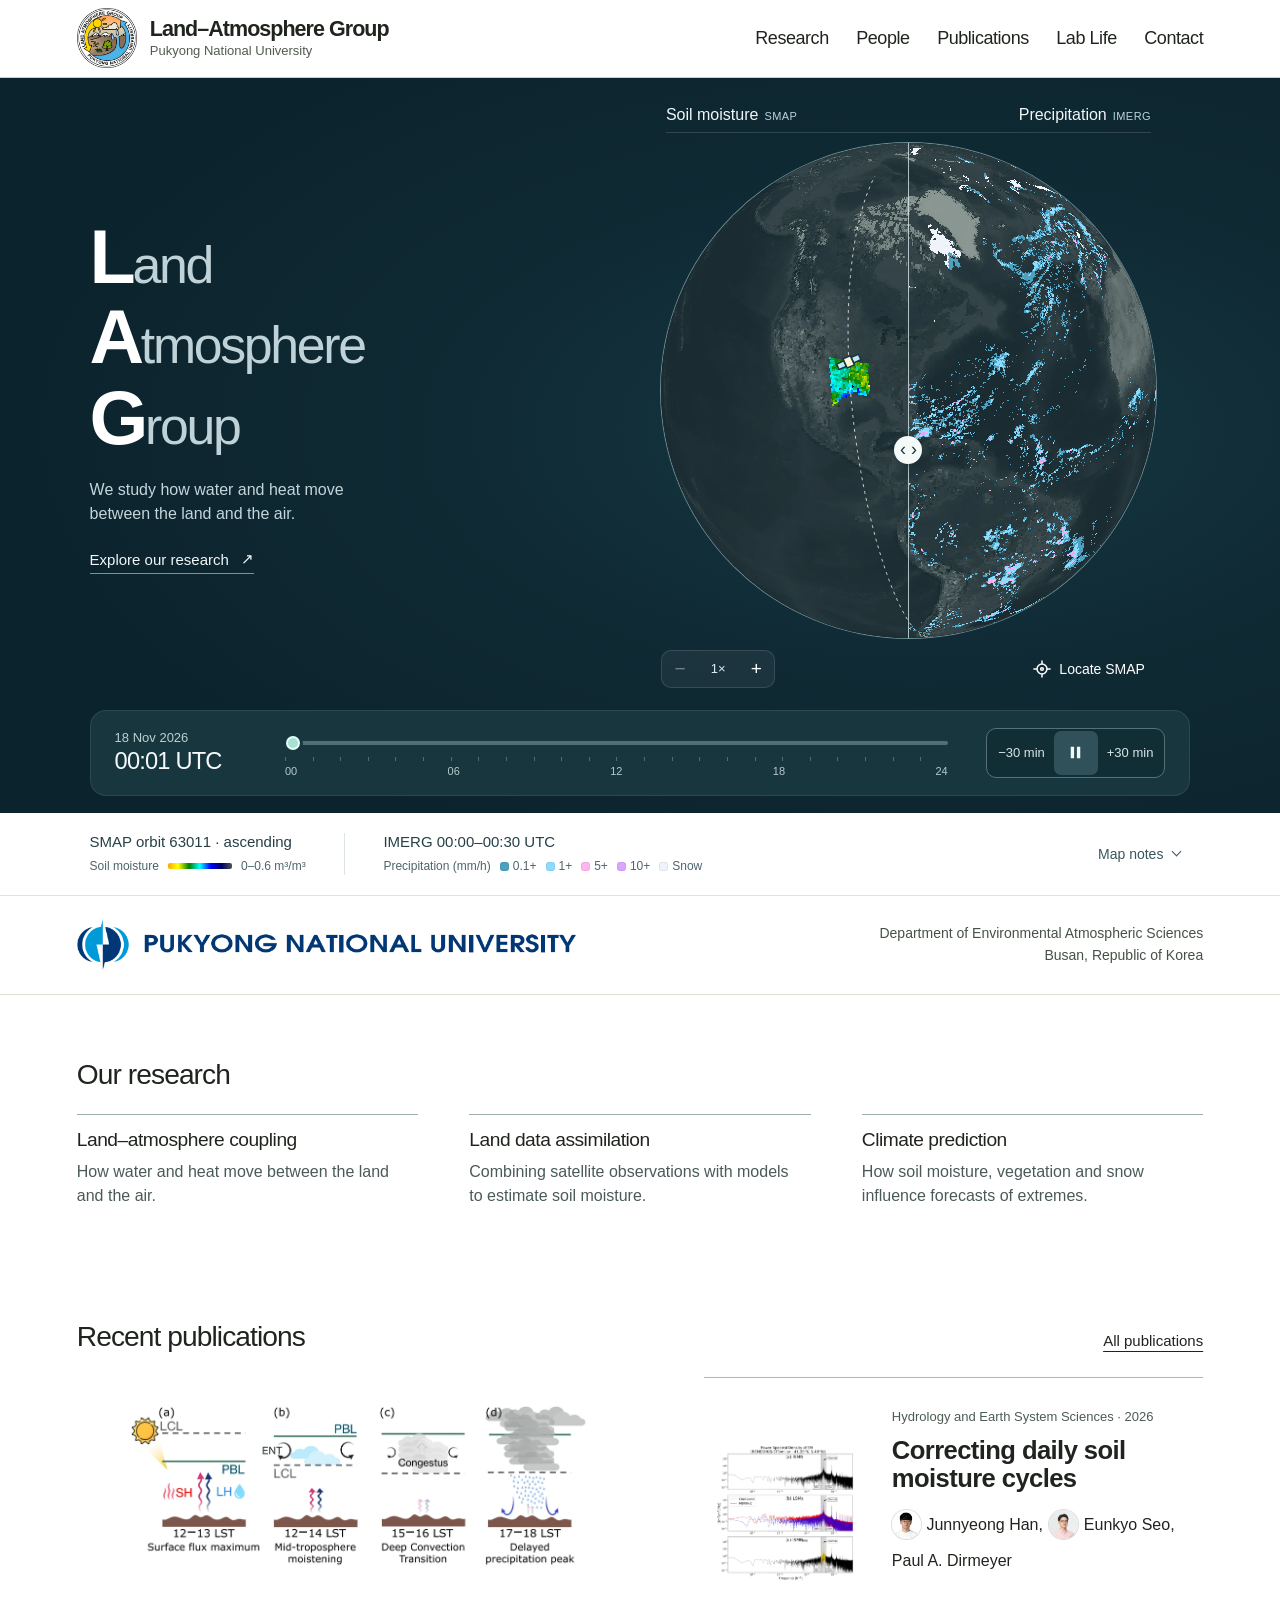
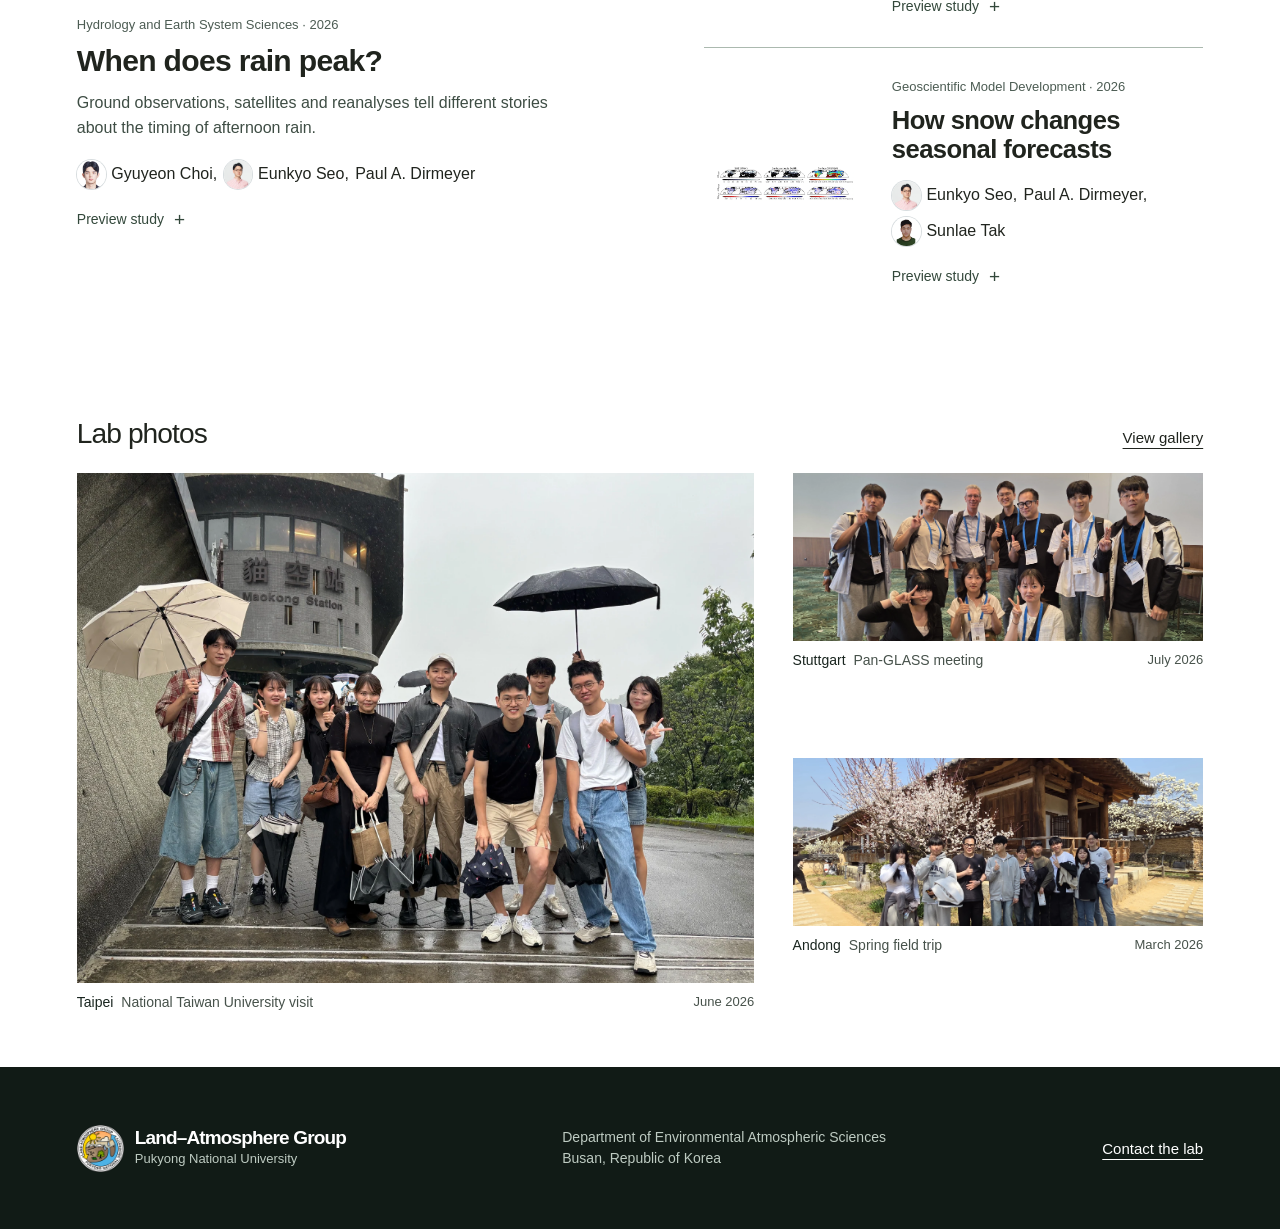
<file: index.html>
<!doctype html><html lang="en"><head><meta charset="utf-8"><meta name="viewport" content="width=device-width,initial-scale=1"><meta name="theme-color" content="#ffffff"><meta name="description" content="The Land–Atmosphere Group at Pukyong National University studies land–atmosphere interactions, land data assimilation and climate prediction."><title>Home | PKNU Land–Atmosphere Group</title><link rel="icon" href="img/lag-logo.png"><link rel="stylesheet" href="style.css?v=mast2"><script src="site.js" defer></script>
<link rel="stylesheet" href="bylines.css">
<link rel="stylesheet" href="home.css?v=sections4">
<link rel="preload" as="image" href="img/smap-terrain.webp" fetchpriority="high">
<link rel="stylesheet" href="overpass/orbit.css">
<script src="bylines.js" defer></script>
<script src="overpass/soil.js" defer></script>
<script src="overpass/rain.js" defer></script>
<script src="overpass/footprints.js" defer></script>
<script src="overpass/globe.js" defer></script>
<script src="overpass/replay.js" defer></script>
</head><body class="survey-home"><a class="skip" href="#content">Skip to content</a><header><div class="wrap mast"><a class="identity" href="index.html" aria-label="Land–Atmosphere Group home"><img src="img/lag-logo.png" alt=""><span><b>Land–Atmosphere Group</b><small>Pukyong National University</small></span></a><button class="menu" aria-controls="main-nav" aria-expanded="false">Menu</button><nav aria-label="Main navigation" id="main-nav"><a href="research.html">Research</a><a href="people.html">People</a><a href="publications.html">Publications</a><a href="journal.html">Lab Life</a><a href="contact.html">Contact</a></nav></div></header><main id="content">
<section class="orbit-hero" aria-labelledby="orbit-title">
  <div class="orbit-inner"><div class="orbit-intro">
    <h1 id="orbit-title" aria-label="Land–Atmosphere Group">
      <span class="name-line"><b>L</b>and</span>
      <span class="name-line"><b>A</b>tmosphere</span>
      <span class="name-line"><b>G</b>roup</span>
    </h1>
    <p>We study how water and heat move between the land and the air.</p>
    <a href="research.html">Explore our research <span aria-hidden="true">↗</span></a>
  </div>
  <div class="instrument"><div class="variable-names"><span>Soil moisture <small>SMAP</small></span><span>Precipitation <small>IMERG</small></span></div>
  <div class="earth"><canvas id="earth" tabindex="0" aria-label="Rotatable globe. Drag to rotate, or use the arrow keys."></canvas><button class="seam" id="seam" role="slider" aria-label="Soil moisture and precipitation divider" aria-valuemin="5" aria-valuemax="95" aria-valuenow="50"><span>‹ ›</span></button></div>
  <div class="instrument-caption"><div class="zoom-controls" role="group" aria-label="Globe zoom"><button type="button" id="zoom-out" aria-label="Zoom out" disabled>−</button><output id="zoom-level" aria-label="Magnification">1×</output><button type="button" id="zoom-in" aria-label="Zoom in">+</button></div><button type="button" id="locate" aria-pressed="false" disabled><svg viewBox="0 0 20 20" aria-hidden="true"><circle cx="10" cy="10" r="5.5"/><circle cx="10" cy="10" r="1.5"/><path d="M10 1v3m0 12v3M1 10h3m12 0h3"/></svg><span id="locate-label">Locate SMAP</span></button></div></div></div>
  <div class="replay-console">
    <div class="transport" role="group" aria-label="Observation replay">
      <div class="time-state"><time id="date">Loading observations…</time><strong id="utc">— UTC</strong></div>
      <div class="timeline"><input id="seek" aria-label="UTC replay time" type="range" min="0" max="86399" value="0" step="1" disabled><div class="hour-marks" aria-hidden="true"><span>00</span><span>06</span><span>12</span><span>18</span><span>24</span></div></div>
      <div class="play-controls" role="group" aria-label="Replay controls">
        <button id="back" aria-label="Back 30 minutes" title="Back 30 minutes" disabled>−30 min</button>
        <button id="play" aria-label="Play replay" title="Play replay" disabled><svg class="play-icon" viewBox="0 0 20 20" aria-hidden="true"><path d="M6 3.5 16 10 6 16.5Z"/></svg><svg class="pause-icon" viewBox="0 0 20 20" aria-hidden="true"><path d="M5 4h3.5v12H5zm6.5 0H15v12h-3.5z"/></svg></button>
        <button id="next" aria-label="Forward 30 minutes" title="Forward 30 minutes" disabled>+30 min</button>
      </div>
    </div>
  </div>
  <div class="observation-footer">
    <div class="observation-strip">
      <div class="observation-key"><span id="orbit-info">Finding SMAP orbit…</span>
        <div class="scale"><span>Soil moisture</span><img src="img/smap-colors.png" alt="Dry to wet"><span>0–0.6 m³/m³</span></div>
      </div>
      <div class="observation-key"><span id="rain-info">Loading IMERG…</span>
        <div class="scale"><span>Precipitation (mm/h)</span><span class="rain-bin">0.1+</span><span class="rain-bin">1+</span><span class="rain-bin">5+</span><span class="rain-bin">10+</span><span class="rain-bin">Snow</span></div>
      </div>
      <details><summary>Map notes<span aria-hidden="true"></span></summary><div class="notes-body"><p>The clock replays one complete UTC day. SMAP’s position is estimated from archived half-orbit footprints. Coloured land cells accumulate as the satellite passes, using the matching morning or evening soil-moisture composite (m³/m³). IMERG shows precipitation rate (mm/h) for the half-hour containing the clock time. The globe samples NASA imagery on a 0.25° grid. The IMERG product uses a 0.1° grid.</p><p id="smap-status"></p><a href="https://nsidc.org/data/spl2smp_e/versions/6">SMAP footprints</a> · <a href="https://doi.org/10.5067/M20OXIZHY3RJ">Soil moisture</a> · <a href="https://gpm.nasa.gov/data/imerg">IMERG</a> · <a href="https://gibs.earthdata.nasa.gov/">NASA GIBS</a></div></details>
    </div>
  </div>
</section>
<div class="affiliation"><div class="wrap affiliation-content">
  <a href="https://www.pknu.ac.kr/eng"><img src="img/pknu-wordmark.png" alt="Pukyong National University" width="822" height="84"></a>
  <span>Department of Environmental Atmospheric Sciences<br>Busan, Republic of Korea</span>
</div></div>
<section id="research" class="home-research wrap" aria-labelledby="research-heading">
  <h2 id="research-heading">Our research</h2>
  <nav aria-label="Research areas">
    <a href="research.html#coupling"><h3>Land–atmosphere coupling</h3><p>How water and heat move between the land and the air.</p></a>
    <a href="research.html#assimilation"><h3>Land data assimilation</h3><p>Combining satellite observations with models to estimate soil moisture.</p></a>
    <a href="research.html#prediction"><h3>Climate prediction</h3><p>How soil moisture, vegetation and snow influence forecasts of extremes.</p></a>
  </nav>
</section><section class="dispatch"><div class="wrap"><div class="folio-head"><h2>Recent publications</h2><a href="publications.html">All publications</a></div>
<div class="paper-spread"><article class="paper-cut paper-rain">
      <div class="cut-figure"><img loading="lazy" alt="" src="img/fig-rain.webp"></div>
      <div class="cut-copy"><small>Hydrology and Earth System Sciences · 2026</small>
      <h3><button data-study="rain" type="button" aria-label="Preview: When does rain peak?">When does rain peak?</button></h3>
      <p>Ground observations, satellites and reanalyses tell different stories about the timing of afternoon rain.</p>
      <span data-byline="Gyuyeon Choi, Eunkyo Seo, Paul A. Dirmeyer">Gyuyeon Choi, Eunkyo Seo, Paul A. Dirmeyer</span><span class="cut-action" aria-hidden="true">Preview study <b>+</b></span></div></article><article class="paper-cut paper-soil">
      <div class="cut-figure"><img loading="lazy" alt="" src="img/fig-soil.webp"></div>
      <div class="cut-copy"><small>Hydrology and Earth System Sciences · 2026</small>
      <h3><button data-study="soil" type="button" aria-label="Preview: Correcting daily soil moisture cycles">Correcting daily soil moisture cycles</button></h3>

      <span data-byline="Junnyeong Han, Eunkyo Seo, Paul A. Dirmeyer">Junnyeong Han, Eunkyo Seo, Paul A. Dirmeyer</span><span class="cut-action" aria-hidden="true">Preview study <b>+</b></span></div></article><article class="paper-cut paper-snow">
      <div class="cut-figure"><img loading="lazy" alt="" src="img/fig-snow.webp"></div>
      <div class="cut-copy"><small>Geoscientific Model Development · 2026</small>
      <h3><button data-study="snow" type="button" aria-label="Preview: How snow changes seasonal forecasts">How snow changes seasonal forecasts</button></h3>

      <span data-byline="Eunkyo Seo, Paul A. Dirmeyer, Sunlae Tak">Eunkyo Seo, Paul A. Dirmeyer, Sunlae Tak</span><span class="cut-action" aria-hidden="true">Preview study <b>+</b></span></div></article></div><dialog class="paper-dialog" id="study-rain" aria-labelledby="title-rain">
      <div class="dialog-body"><button class="dialog-close" type="button" aria-label="Close paper preview">Close</button>
        <small>Choi, Seo &amp; Dirmeyer · HESS, 2026</small><h2 id="title-rain">When does rain peak?</h2><span data-byline="Gyuyeon Choi, Eunkyo Seo, Paul A. Dirmeyer">Gyuyeon Choi, Eunkyo Seo, Paul A. Dirmeyer</span><p>Ground stations, satellite products and reanalyses place the afternoon rainfall maximum at different times. The study links these timing differences to how products observe or represent convection.</p>
        <figure><img src="img/fig-rain.webp" alt="Figure 15. From daytime surface heating to the late-afternoon precipitation peak."><figcaption>Figure 15. From daytime surface heating to the late-afternoon precipitation peak. <a href="https://doi.org/10.5194/hess-30-6927-2026">Choi et al. (2026)</a> · <a href="https://creativecommons.org/licenses/by/4.0/">CC BY 4.0</a></figcaption></figure>
        <a class="primary" href="https://doi.org/10.5194/hess-30-6927-2026">Read the full paper</a>
      </div>
    </dialog><dialog class="paper-dialog" id="study-soil" aria-labelledby="title-soil">
      <div class="dialog-body"><button class="dialog-close" type="button" aria-label="Close paper preview">Close</button>
        <small>Han, Seo &amp; Dirmeyer · HESS, 2026</small><h2 id="title-soil">Correcting daily soil moisture cycles</h2><span data-byline="Junnyeong Han, Eunkyo Seo, Paul A. Dirmeyer">Junnyeong Han, Eunkyo Seo, Paul A. Dirmeyer</span><p>Soil temperature can distort the daily cycle measured by dielectric probes. A Fourier filtering method uses land-model patterns to correct the daily signal and improve agreement with independent observations.</p>
        <figure><img src="img/fig-soil.webp" alt="Figure 4. Power spectra of soil moisture from probes and land-model datasets."><figcaption>Figure 4. Power spectra of soil moisture from probes and land-model datasets. <a href="https://doi.org/10.5194/hess-30-2207-2026">Han et al. (2026)</a> · <a href="https://creativecommons.org/licenses/by/4.0/">CC BY 4.0</a></figcaption></figure>
        <a class="primary" href="https://doi.org/10.5194/hess-30-2207-2026">Read the full paper</a>
      </div>
    </dialog><dialog class="paper-dialog" id="study-snow" aria-labelledby="title-snow">
      <div class="dialog-body"><button class="dialog-close" type="button" aria-label="Close paper preview">Close</button>
        <small>Seo, Dirmeyer &amp; Tak · GMD, 2026</small><h2 id="title-snow">How snow changes seasonal forecasts</h2><span data-byline="Eunkyo Seo, Paul A. Dirmeyer, Sunlae Tak">Eunkyo Seo, Paul A. Dirmeyer, Sunlae Tak</span><p>Introducing a multi-layer snow scheme changes how snow insulates the soil, delays spring melt, and influences soil wetness and surface cooling into the following summer.</p>
        <figure><img src="img/fig-snow.webp" alt="Figure 3. Spatial differences in spring snow, albedo and summer soil moisture across forecast configurations."><figcaption>Figure 3. Spatial differences in spring snow, albedo and summer soil moisture across forecast configurations. <a href="https://doi.org/10.5194/gmd-19-1261-2026">Seo et al. (2026)</a> · <a href="https://creativecommons.org/licenses/by/4.0/">CC BY 4.0</a></figcaption></figure>
        <a class="primary" href="https://doi.org/10.5194/gmd-19-1261-2026">Read the full paper</a>
      </div>
    </dialog></div></section><section class="field-notes wrap"><div class="folio-head"><h2>Lab photos</h2><a href="journal.html#gallery">View gallery</a></div><div class="photo-spread"><figure><a href="journal.html#photo-05" aria-label="Open National Taiwan University photograph"><img loading="lazy" alt="Lab visitors at National Taiwan University" src="img/05-national-taiwan-university-4-8-jun-2026.webp"></a><figcaption><span><b>Taipei</b> National Taiwan University visit</span><small>June 2026</small></figcaption></figure><figure><a href="journal.html#photo-04" aria-label="Open Stuttgart photograph"><img loading="lazy" alt="Lab members at Pan-GLASS in Stuttgart" src="img/04-pan-glass2026-stuttgart-germany-5-9-jul-2026.webp"></a><figcaption><span><b>Stuttgart</b> Pan-GLASS meeting</span><small>July 2026</small></figcaption></figure><figure><a href="journal.html#photo-06" aria-label="Open Andong photograph"><img loading="lazy" alt="Researchers on the group field trip to Andong" src="img/06-andong-field-trip-27-28-mar-2026.webp"></a><figcaption><span><b>Andong</b> Spring field trip</span><small>March 2026</small></figcaption></figure></div></section></main><footer><div class="wrap foot"><a class="identity" href="index.html" aria-label="Land–Atmosphere Group home"><img src="img/lag-logo.png" alt=""><span><b>Land–Atmosphere Group</b><small>Pukyong National University</small></span></a><div>Department of Environmental Atmospheric Sciences<br>Busan, Republic of Korea</div><a href="contact.html">Contact the lab</a></div></footer></body></html>
</file>
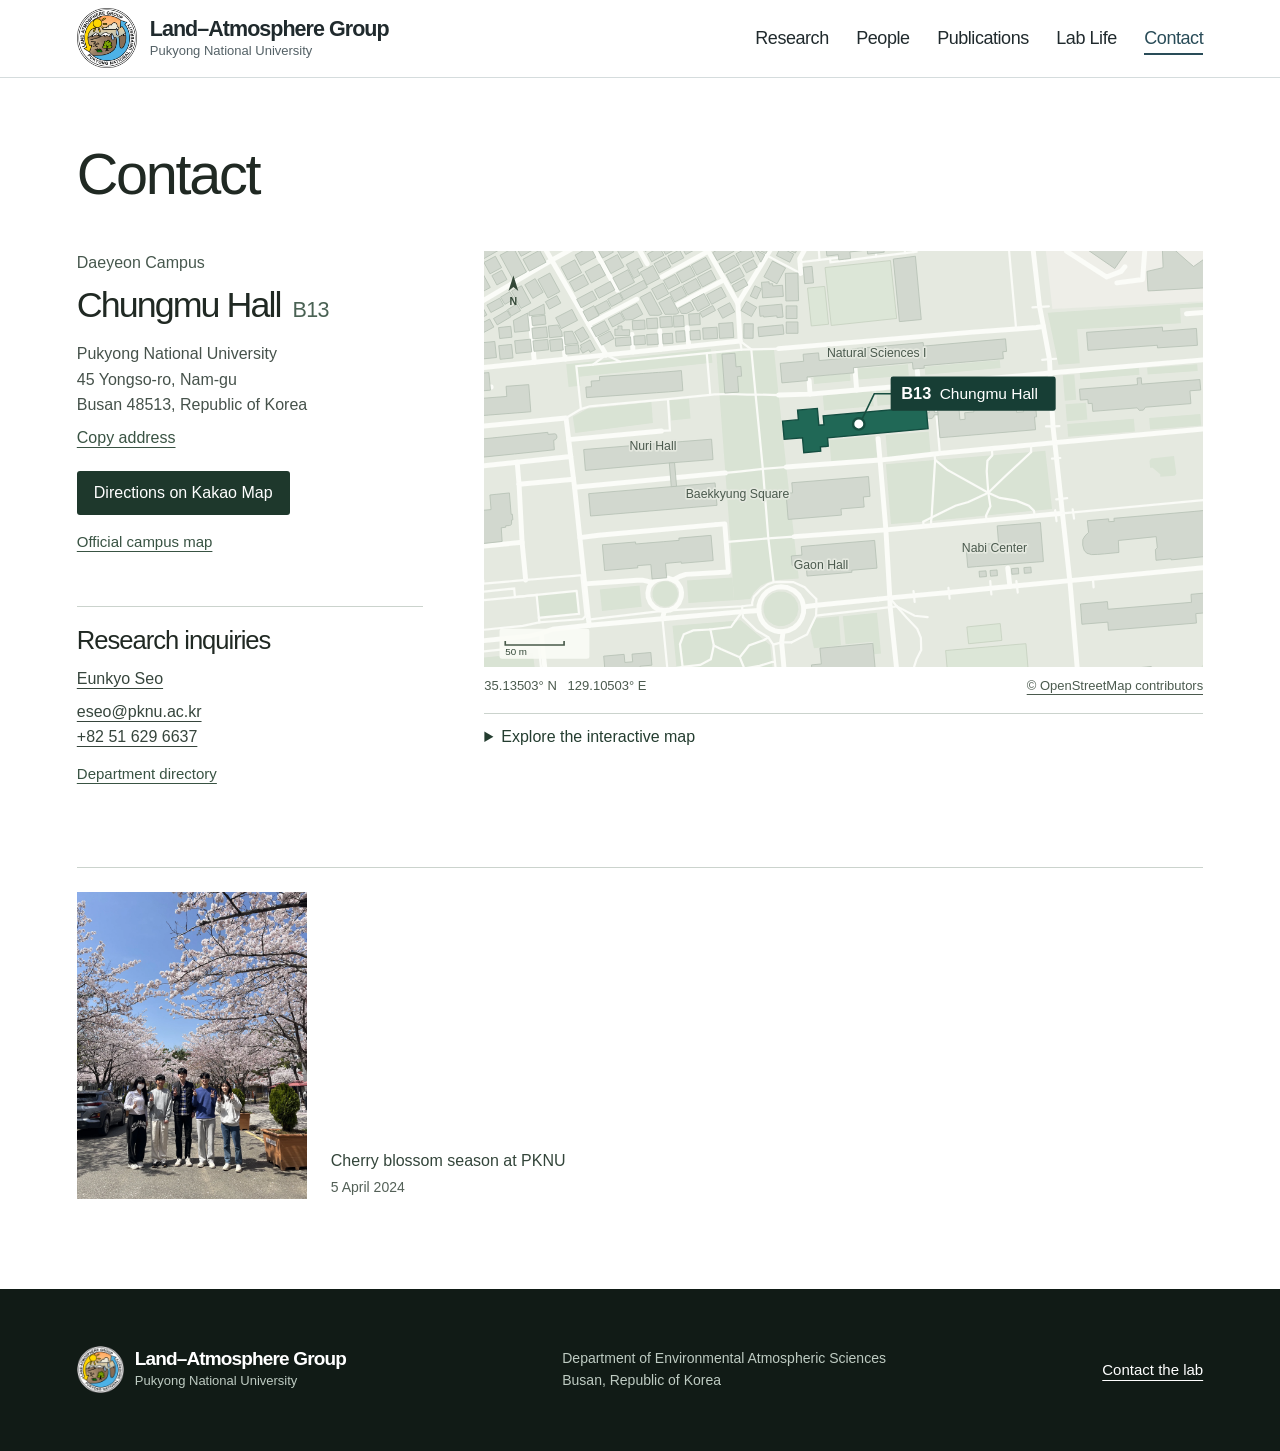
<file: contact.html>
<!doctype html><html lang="en"><head><meta charset="utf-8"><meta name="viewport" content="width=device-width,initial-scale=1"><meta name="theme-color" content="#102836"><meta name="description" content="The Land–Atmosphere Group at Pukyong National University studies land–atmosphere interactions, land data assimilation and climate prediction."><title>Contact | PKNU Land–Atmosphere Group</title><link rel="icon" href="img/lag-logo.png"><link rel="stylesheet" href="style.css?v=mast2"><script src="site.js" defer></script><link rel="stylesheet" href="contact.css"></head><body><a class="skip" href="#content">Skip to content</a><header><div class="wrap mast"><a class="identity" href="index.html" aria-label="Land–Atmosphere Group home"><img src="img/lag-logo.png" alt=""><span><b>Land–Atmosphere Group</b><small>Pukyong National University</small></span></a><button class="menu" aria-controls="main-nav" aria-expanded="false">Menu</button><nav aria-label="Main navigation" id="main-nav"><a href="research.html">Research</a><a href="people.html">People</a><a href="publications.html">Publications</a><a href="journal.html">Lab Life</a><a href="contact.html" aria-current="page">Contact</a></nav></div></header><main id="content" class="visit wrap">
  <h1>Contact</h1>
  <div class="visit-grid">
    <section class="visit-address" aria-labelledby="visit-heading">
      <p class="visit-campus">Daeyeon Campus</p>
      <h2 id="visit-heading">Chungmu Hall <span>B13</span></h2>
      <address>Pukyong National University<br>45 Yongso-ro, Nam-gu<br>Busan 48513, Republic of Korea</address><button type="button" class="copy-address" hidden>Copy address</button><span class="copy-status" role="status"></span>
      <a class="visit-directions" href="https://map.kakao.com/link/to/%EC%B6%A9%EB%AC%B4%EA%B4%80,35.13502823931655,129.1050327712849">Directions on Kakao Map</a>
      <a class="visit-link" href="https://www.pknu.ac.kr/main/133?no=B">Official campus map</a>
      <section class="visit-inquiries" aria-labelledby="contact-heading">
        <h2 id="contact-heading">Research inquiries</h2>
        <p><a class="visit-person" href="people.html#eunkyo-seo">Eunkyo Seo</a></p>
        <p><a href="mailto:eseo@pknu.ac.kr">eseo@pknu.ac.kr</a><br><a href="tel:+82516296637">+82 51 629 6637</a></p>
        <a class="visit-link" href="https://envatm.pknu.ac.kr/envatm/2260">Department directory</a>
      </section>
    </section>
    <div class="visit-cartography">
      <figure class="visit-map">
        <img src="img/chungmu-campus.svg" width="880" height="510" alt="Campus plan with Chungmu Hall B13 marked northeast of Baekkyung Square and north of Gaon Hall.">
        <figcaption><span>35.13503° N &nbsp; 129.10503° E</span><a href="https://www.openstreetmap.org/copyright">© OpenStreetMap contributors</a></figcaption>
      </figure>
      <details class="visit-interactive">
        <summary>Explore the interactive map</summary>
        <iframe loading="lazy" title="Interactive street map centered on Chungmu Hall B13" src="https://www.openstreetmap.org/export/embed.html?bbox=129.1010%2C35.1328%2C129.1088%2C35.1371&amp;layer=mapnik&amp;marker=35.13502823931655%2C129.1050327712849"></iframe>
        <a class="visit-link" href="https://www.openstreetmap.org/way/360099730#map=18/35.13503/129.10503">Open Chungmu Hall in OpenStreetMap</a>
      </details>
    </div>
  </div>
  
<figure class="visit-photo">
    <a href="journal.html#photo-20"><img src="img/20-pknu-cherry-blossom-5-apr-2024.webp" width="900" height="1200" alt="Members of the lab beneath cherry blossoms on the Daeyeon campus" loading="lazy"></a>
    <figcaption>Cherry blossom season at PKNU <span>5 April 2024</span></figcaption>
  </figure>
</main><footer><div class="wrap foot"><a class="identity" href="index.html" aria-label="Land–Atmosphere Group home"><img src="img/lag-logo.png" alt=""><span><b>Land–Atmosphere Group</b><small>Pukyong National University</small></span></a><div>Department of Environmental Atmospheric Sciences<br>Busan, Republic of Korea</div><a href="contact.html">Contact the lab</a></div></footer><script src="visit.js" defer></script></body></html>
</file>
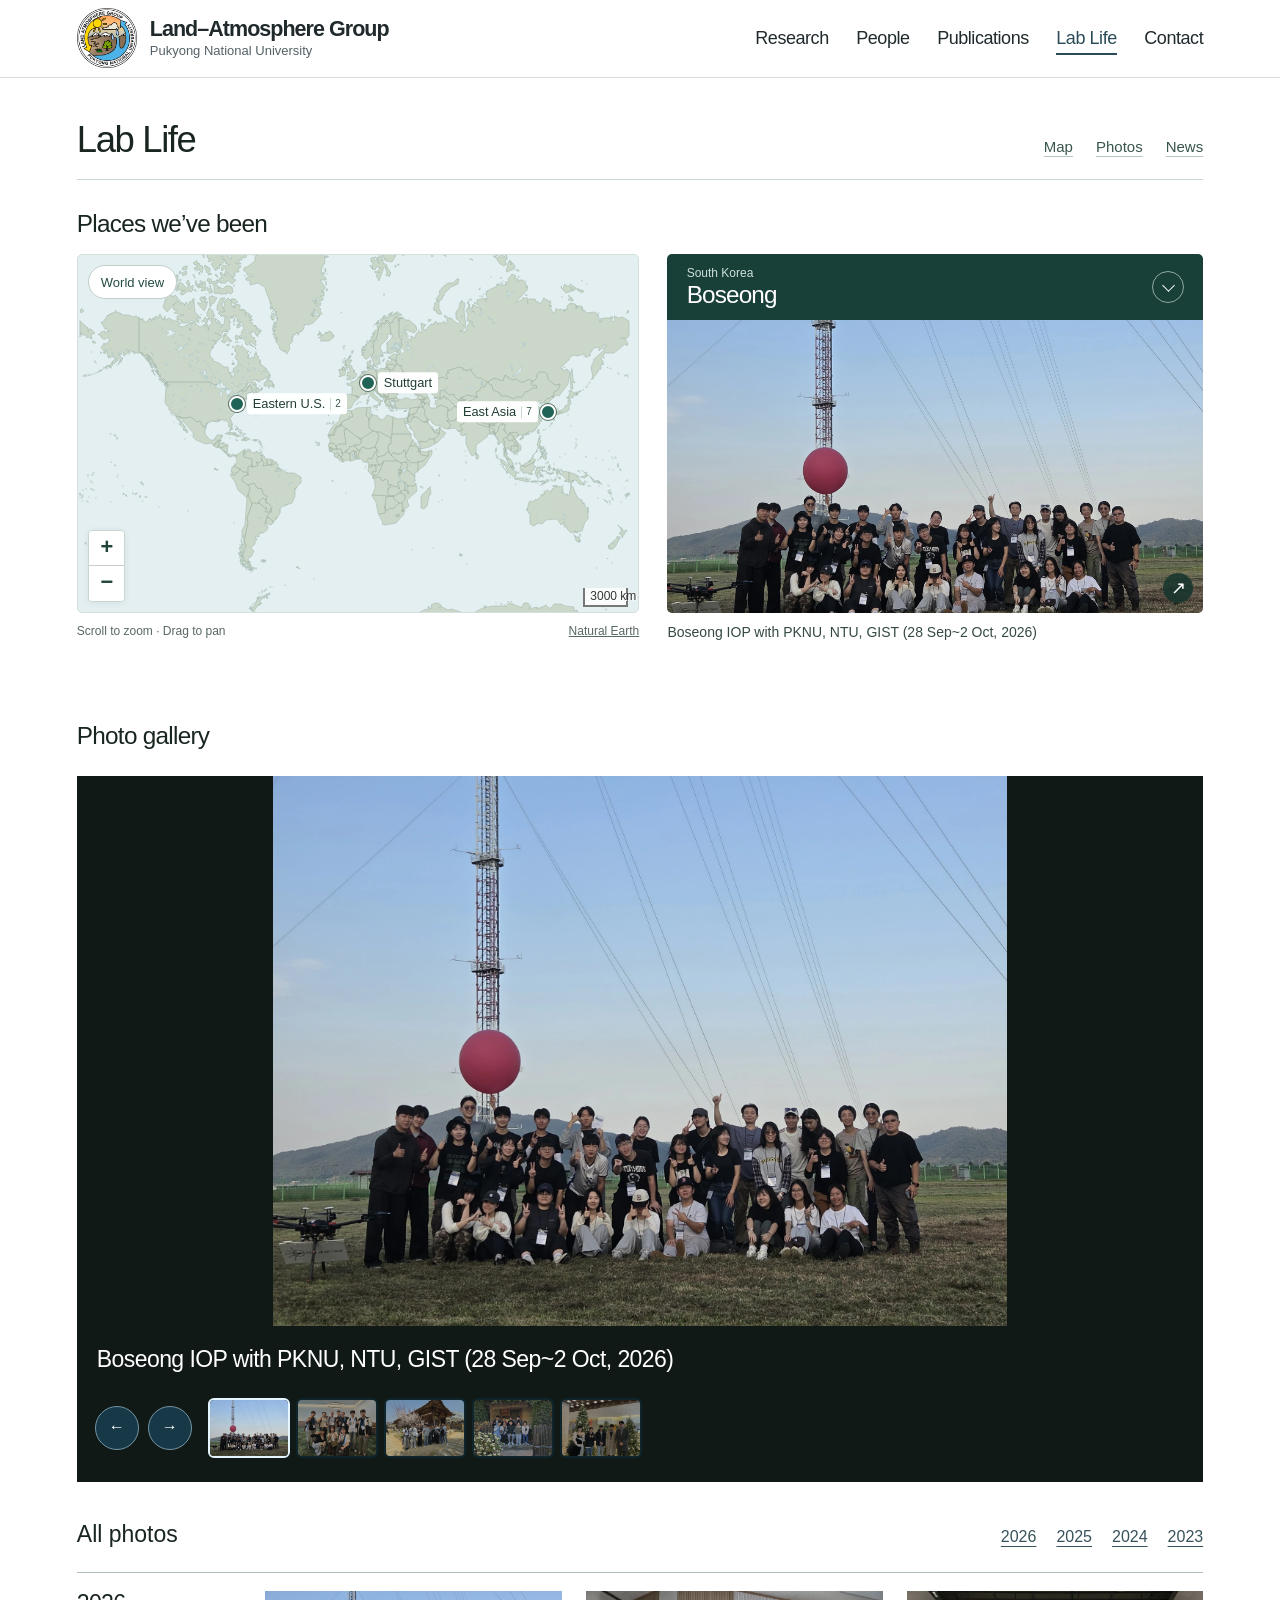
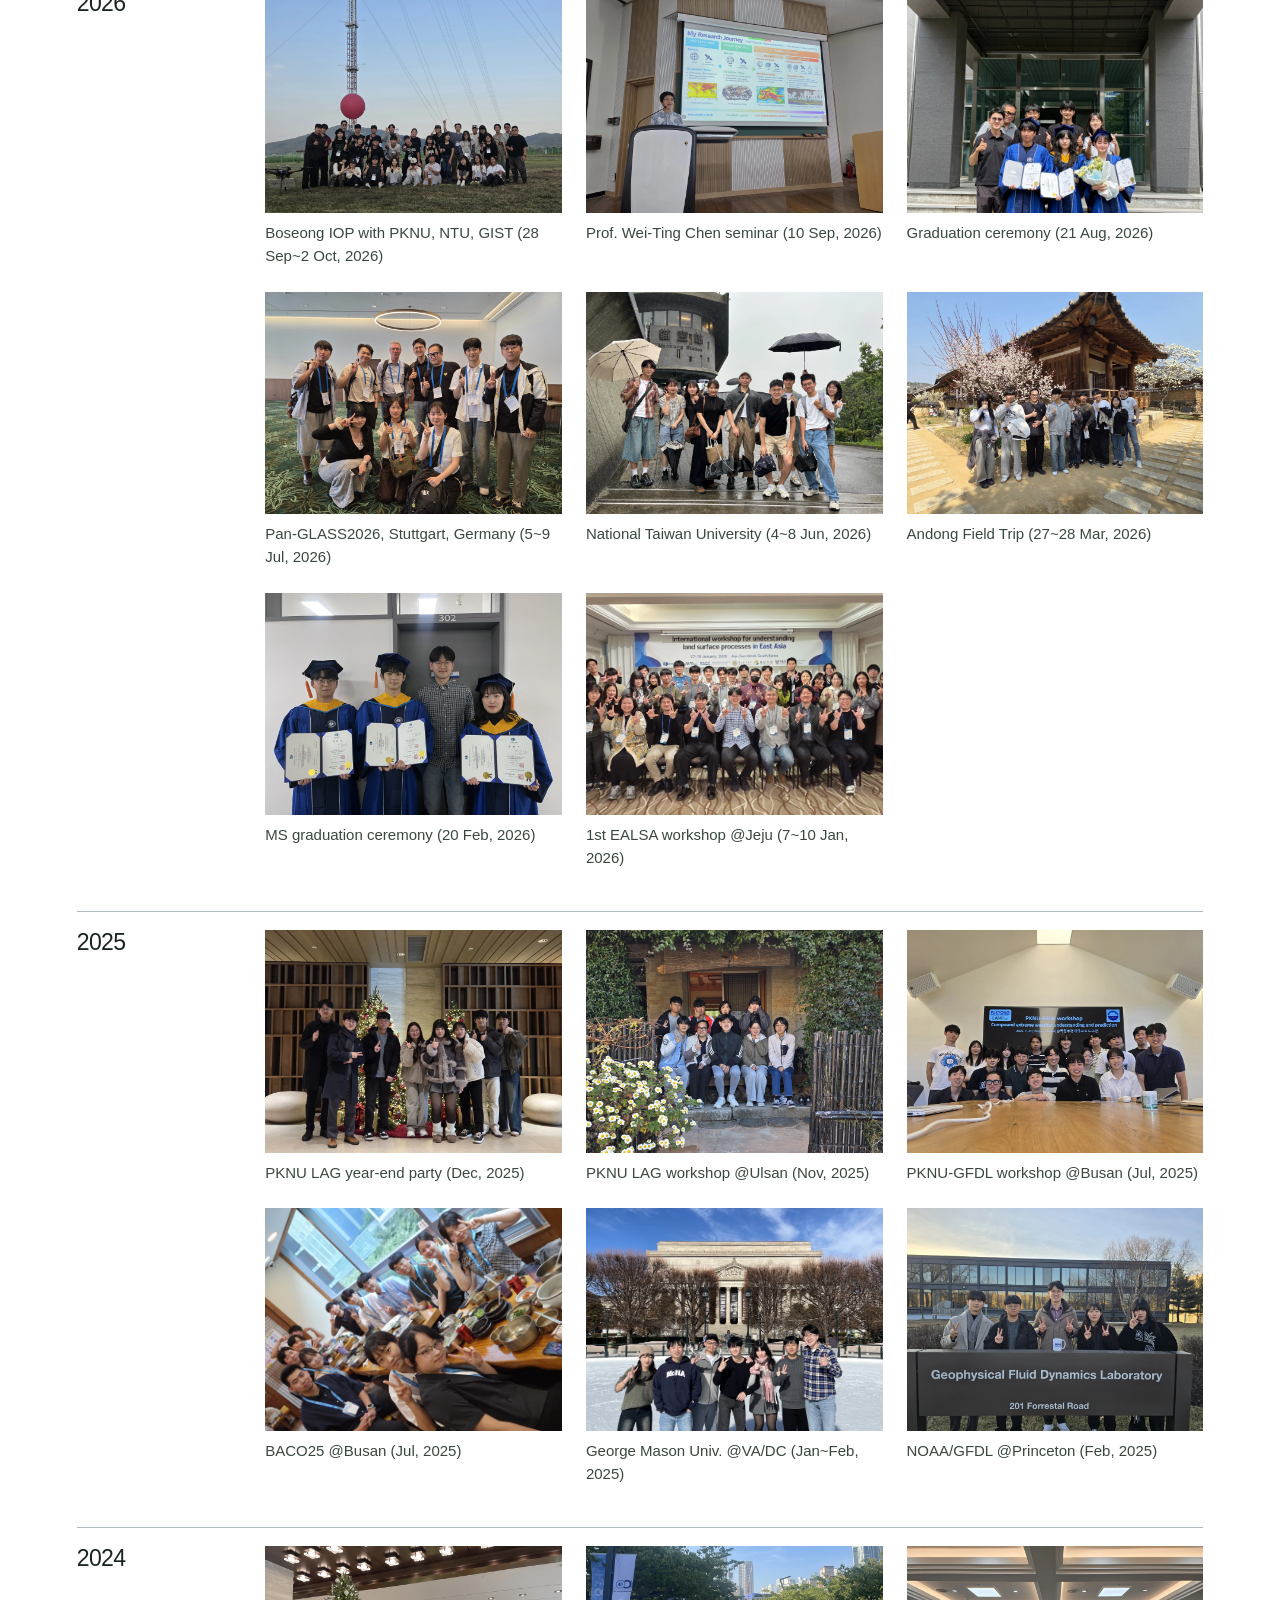
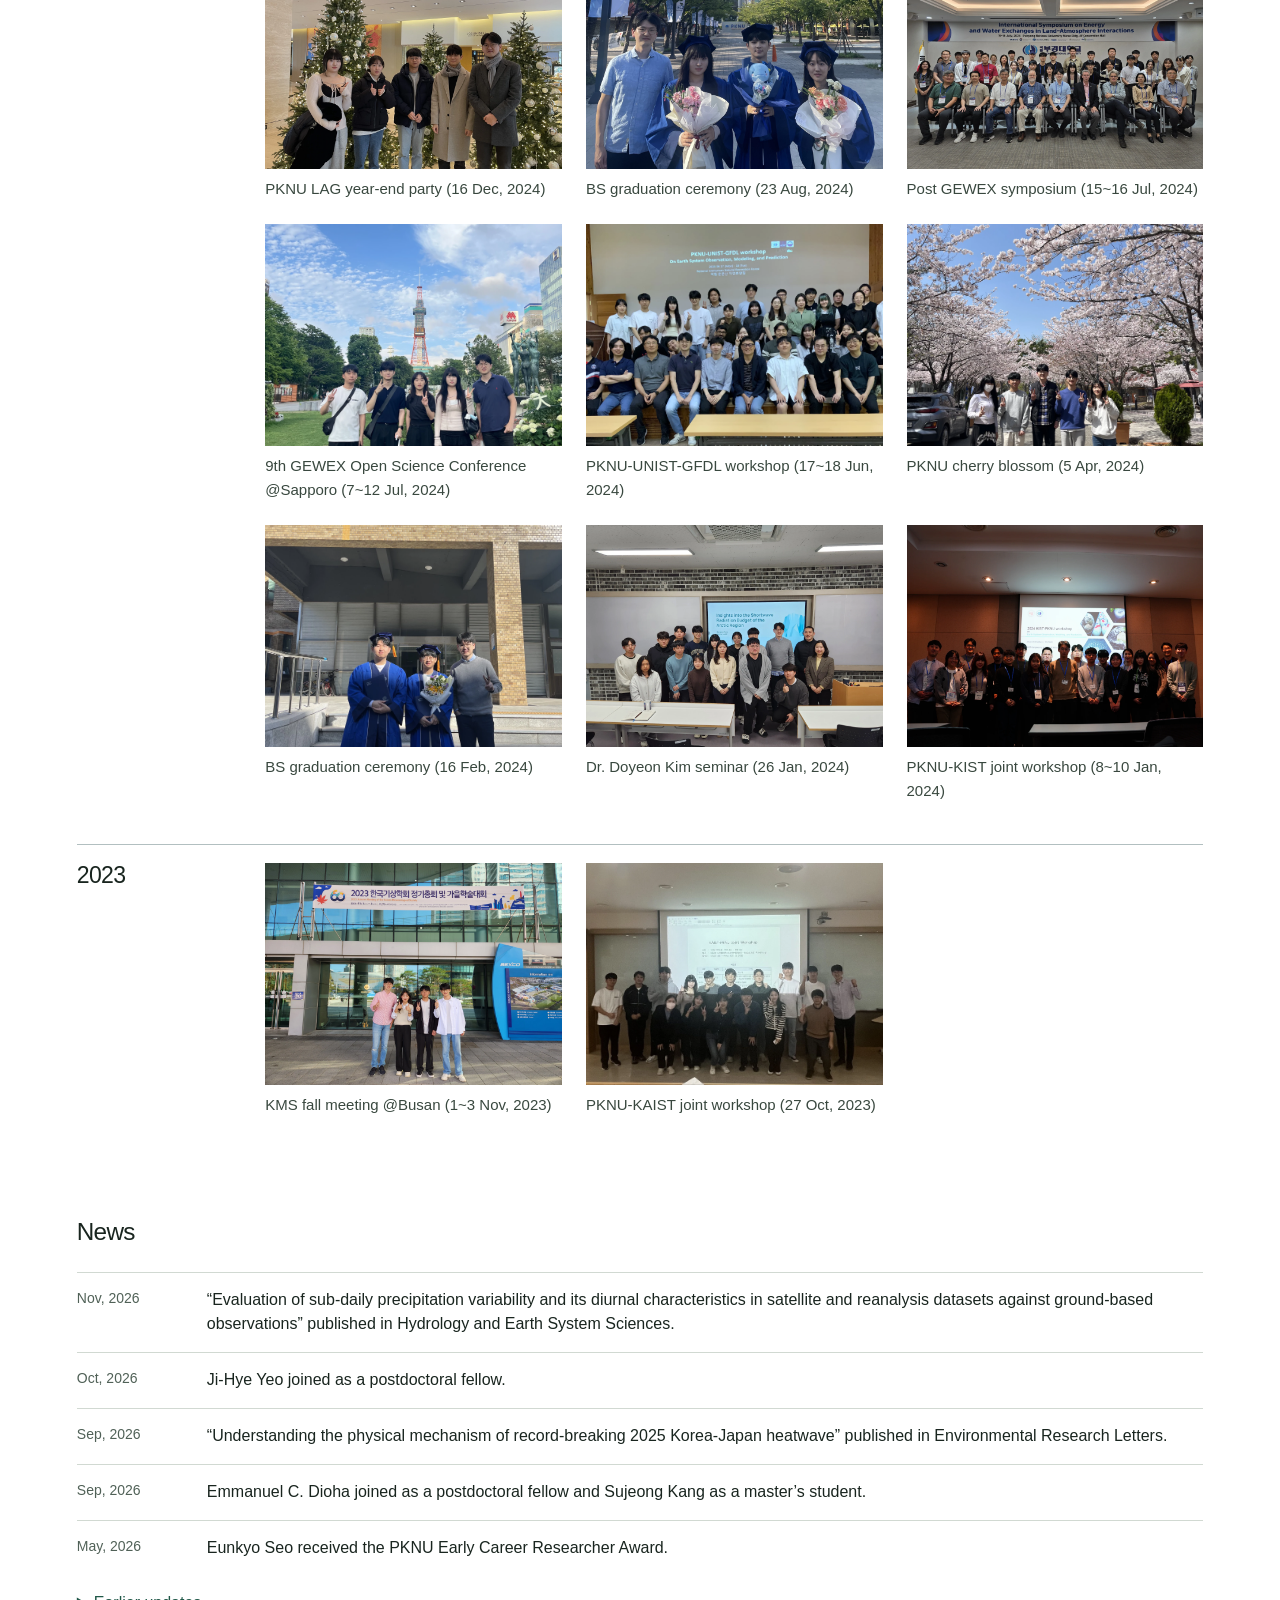
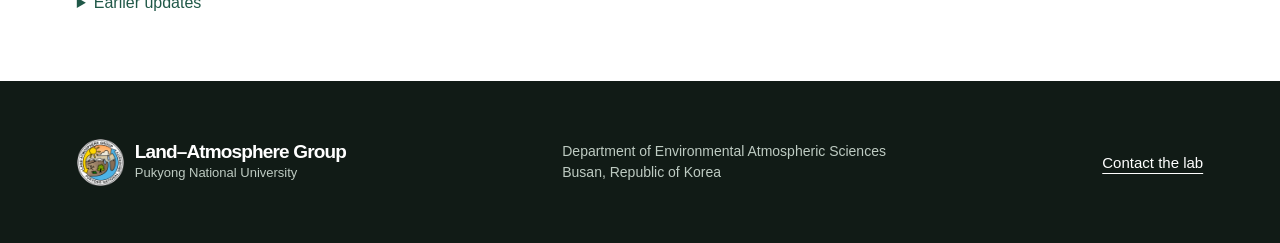
<file: journal.html>
<!doctype html><html lang="en"><head><meta charset="utf-8"><meta name="viewport" content="width=device-width,initial-scale=1"><meta name="theme-color" content="#102836"><meta name="description" content="The Land–Atmosphere Group at Pukyong National University studies land–atmosphere interactions, land data assimilation and climate prediction."><title>Lab Life | PKNU Land–Atmosphere Group</title><link rel="icon" href="img/lag-logo.png"><link rel="stylesheet" href="style.css?v=mast2"><link rel="stylesheet" href="photo-viewer.css?v=2"><script src="site.js?v=album2" defer></script><link rel="stylesheet" href="vendor/leaflet/leaflet.css"><link rel="stylesheet" href="journal-map.css?v=life3"><script src="vendor/leaflet/leaflet.js" defer></script><script src="journal-map.js?v=2" defer></script></head><body><a class="skip" href="#content">Skip to content</a><header><div class="wrap mast"><a class="identity" href="index.html" aria-label="Land–Atmosphere Group home"><img src="img/lag-logo.png" alt=""><span><b>Land–Atmosphere Group</b><small>Pukyong National University</small></span></a><button class="menu" aria-controls="main-nav" aria-expanded="false">Menu</button><nav aria-label="Main navigation" id="main-nav"><a href="research.html">Research</a><a href="people.html">People</a><a href="publications.html">Publications</a><a href="journal.html" aria-current="page">Lab Life</a><a href="contact.html">Contact</a></nav></div></header><main id="content"><div class="wrap content"><div class="life-heading"><h1>Lab Life</h1><nav aria-label="On this page"><a href="#places">Map</a><a href="#gallery">Photos</a><a href="#news">News</a></nav></div><section class="journal-places" id="places" aria-labelledby="places-title" hidden>
  <h2 id="places-title">Places we’ve been</h2>
  <div class="places-layout">
    <figure class="places-figure">
      <div class="places-map" role="region" aria-label="Interactive map of lab visits"></div>
      <figcaption><span>Scroll to zoom · Drag to pan</span><a href="https://www.naturalearthdata.com/">Natural Earth</a></figcaption>
    </figure>
    <div class="places-index">
      <div class="destination-banner">
        <span aria-hidden="true"><small id="places-country"></small><strong id="places-city"></strong></span>
        <span class="destination-arrow" aria-hidden="true"></span>
        <select id="places-select" aria-label="Choose a destination"></select>
      </div>
      <div id="places-record" aria-live="polite">
        <a class="visit-photo-link"><img alt=""><span class="visit-expand" aria-hidden="true">↗</span></a>
        <div class="visit-caption"><a class="visit-photo-caption"></a><div class="visit-pager" hidden>
          <button type="button" aria-label="Previous visit photo">‹</button><span></span><button type="button" aria-label="Next visit photo">›</button>
        </div></div>
      </div>
    </div>
  </div>
</section><section id="gallery" class="section"><div class="sectionhead"><h2>Photo gallery</h2></div><div class="photo-story" aria-label="Featured lab photos"><div class="story-panel"><figure class="story-frame"><a class="photo-open" href="#photo-01"><img loading="lazy" src="img/01-boseong-iop-with-pknu-ntu-gist-28-sep-2-oct-2026.webp" alt="Boseong IOP with PKNU, NTU, GIST (28 Sep~2 Oct, 2026)"></a><figcaption>Boseong IOP with PKNU, NTU, GIST (28 Sep~2 Oct, 2026)</figcaption></figure><figure class="story-frame" hidden><a class="photo-open" href="#photo-04"><img loading="lazy" src="img/04-pan-glass2026-stuttgart-germany-5-9-jul-2026.webp" alt="Pan-GLASS2026, Stuttgart, Germany (5~9 Jul, 2026)"></a><figcaption>Pan-GLASS2026, Stuttgart, Germany (5~9 Jul, 2026)</figcaption></figure><figure class="story-frame" hidden><a class="photo-open" href="#photo-06"><img loading="lazy" src="img/06-andong-field-trip-27-28-mar-2026.webp" alt="Andong Field Trip (27~28 Mar, 2026)"></a><figcaption>Andong Field Trip (27~28 Mar, 2026)</figcaption></figure><figure class="story-frame" hidden><a class="photo-open" href="#photo-10"><img loading="lazy" src="img/10-pknu-lag-workshop-ulsan-nov-2025.webp" alt="PKNU LAG workshop @Ulsan (Nov, 2025)"></a><figcaption>PKNU LAG workshop @Ulsan (Nov, 2025)</figcaption></figure><figure class="story-frame" hidden><a class="photo-open" href="#photo-15"><img loading="lazy" src="img/15-pknu-lag-year-end-party-16-dec-2024.webp" alt="PKNU LAG year-end party (16 Dec, 2024)"></a><figcaption>PKNU LAG year-end party (16 Dec, 2024)</figcaption></figure></div><div class="story-controls"><button type="button" data-story-step="-1" aria-label="Previous photo">←</button><button type="button" data-story-step="1" aria-label="Next photo">→</button><div class="story-rail" aria-label="Choose a featured photo"><button type="button" data-story="0" aria-label="Boseong IOP with PKNU, NTU, GIST (28 Sep~2 Oct, 2026)" aria-pressed="true"><img src="img/01-boseong-iop-with-pknu-ntu-gist-28-sep-2-oct-2026.webp" alt="" loading="lazy"></button><button type="button" data-story="1" aria-label="Pan-GLASS2026, Stuttgart, Germany (5~9 Jul, 2026)" aria-pressed="false"><img src="img/04-pan-glass2026-stuttgart-germany-5-9-jul-2026.webp" alt="" loading="lazy"></button><button type="button" data-story="2" aria-label="Andong Field Trip (27~28 Mar, 2026)" aria-pressed="false"><img src="img/06-andong-field-trip-27-28-mar-2026.webp" alt="" loading="lazy"></button><button type="button" data-story="3" aria-label="PKNU LAG workshop @Ulsan (Nov, 2025)" aria-pressed="false"><img src="img/10-pknu-lag-workshop-ulsan-nov-2025.webp" alt="" loading="lazy"></button><button type="button" data-story="4" aria-label="PKNU LAG year-end party (16 Dec, 2024)" aria-pressed="false"><img src="img/15-pknu-lag-year-end-party-16-dec-2024.webp" alt="" loading="lazy"></button></div></div></div><div class="journal-index"><h3 class="photo-archive-title">All photos</h3><nav aria-label="Photos by year"><a href="#journal-2026">2026</a><a href="#journal-2025">2025</a><a href="#journal-2024">2024</a><a href="#journal-2023">2023</a></nav></div><section class="journal-year" id="journal-2026" aria-labelledby="year-2026"><h4 id="year-2026">2026</h4><div class="gallery"><figure id="photo-01"><a class="photo-open" href="#photo-01"><img loading="lazy" src="img/01-boseong-iop-with-pknu-ntu-gist-28-sep-2-oct-2026.webp" alt="Boseong IOP with PKNU, NTU, GIST (28 Sep~2 Oct, 2026)"></a><figcaption>Boseong IOP with PKNU, NTU, GIST (28 Sep~2 Oct, 2026)</figcaption></figure><figure id="photo-02"><a class="photo-open" href="#photo-02"><img loading="lazy" src="img/02-prof-wei-ting-chen-seminar-10-sep-2026.webp" alt="Prof. Wei-Ting Chen seminar (10 Sep, 2026)"></a><figcaption>Prof. Wei-Ting Chen seminar (10 Sep, 2026)</figcaption></figure><figure id="photo-03"><a class="photo-open" href="#photo-03"><img loading="lazy" src="img/03-graduation-ceremony-21-aug-2026.webp" alt="Graduation ceremony (21 Aug, 2026)"></a><figcaption>Graduation ceremony (21 Aug, 2026)</figcaption></figure><figure id="photo-04"><a class="photo-open" href="#photo-04"><img loading="lazy" src="img/04-pan-glass2026-stuttgart-germany-5-9-jul-2026.webp" alt="Pan-GLASS2026, Stuttgart, Germany (5~9 Jul, 2026)"></a><figcaption>Pan-GLASS2026, Stuttgart, Germany (5~9 Jul, 2026)</figcaption></figure><figure id="photo-05"><a class="photo-open" href="#photo-05"><img loading="lazy" src="img/05-national-taiwan-university-4-8-jun-2026.webp" alt="National Taiwan University (4~8 Jun, 2026)"></a><figcaption>National Taiwan University (4~8 Jun, 2026)</figcaption></figure><figure id="photo-06"><a class="photo-open" href="#photo-06"><img loading="lazy" src="img/06-andong-field-trip-27-28-mar-2026.webp" alt="Andong Field Trip (27~28 Mar, 2026)"></a><figcaption>Andong Field Trip (27~28 Mar, 2026)</figcaption></figure><figure id="photo-07"><a class="photo-open" href="#photo-07"><img loading="lazy" src="img/07-ms-graduation-ceremony-20-feb-2026.webp" alt="MS graduation ceremony (20 Feb, 2026)"></a><figcaption>MS graduation ceremony (20 Feb, 2026)</figcaption></figure><figure id="photo-08"><a class="photo-open" href="#photo-08"><img loading="lazy" src="img/08-1st-ealsa-workshop-jeju-7-10-jan-2026.webp" alt="1st EALSA workshop @Jeju (7~10 Jan, 2026)"></a><figcaption>1st EALSA workshop @Jeju (7~10 Jan, 2026)</figcaption></figure></div></section><section class="journal-year" id="journal-2025" aria-labelledby="year-2025"><h4 id="year-2025">2025</h4><div class="gallery"><figure id="photo-09"><a class="photo-open" href="#photo-09"><img loading="lazy" src="img/09-pknu-lag-year-end-party-dec-2025.webp" alt="PKNU LAG year-end party (Dec, 2025)"></a><figcaption>PKNU LAG year-end party (Dec, 2025)</figcaption></figure><figure id="photo-10"><a class="photo-open" href="#photo-10"><img loading="lazy" src="img/10-pknu-lag-workshop-ulsan-nov-2025.webp" alt="PKNU LAG workshop @Ulsan (Nov, 2025)"></a><figcaption>PKNU LAG workshop @Ulsan (Nov, 2025)</figcaption></figure><figure id="photo-11"><a class="photo-open" href="#photo-11"><img loading="lazy" src="img/11-pknu-gfdl-workshop-busan-jul-2025.webp" alt="PKNU-GFDL workshop @Busan (Jul, 2025)"></a><figcaption>PKNU-GFDL workshop @Busan (Jul, 2025)</figcaption></figure><figure id="photo-12"><a class="photo-open" href="#photo-12"><img loading="lazy" src="img/12-baco25-busan-jul-2025.webp" alt="BACO25 @Busan (Jul, 2025)"></a><figcaption>BACO25 @Busan (Jul, 2025)</figcaption></figure><figure id="photo-13"><a class="photo-open" href="#photo-13"><img loading="lazy" src="img/13-george-mason-univ-va-dc-jan-feb-2025.webp" alt="George Mason Univ. @VA/DC (Jan~Feb, 2025)"></a><figcaption>George Mason Univ. @VA/DC (Jan~Feb, 2025)</figcaption></figure><figure id="photo-14"><a class="photo-open" href="#photo-14"><img loading="lazy" src="img/14-noaa-gfdl-princeton-feb-2025.webp" alt="NOAA/GFDL @Princeton (Feb, 2025)"></a><figcaption>NOAA/GFDL @Princeton (Feb, 2025)</figcaption></figure></div></section><section class="journal-year" id="journal-2024" aria-labelledby="year-2024"><h4 id="year-2024">2024</h4><div class="gallery"><figure id="photo-15"><a class="photo-open" href="#photo-15"><img loading="lazy" src="img/15-pknu-lag-year-end-party-16-dec-2024.webp" alt="PKNU LAG year-end party (16 Dec, 2024)"></a><figcaption>PKNU LAG year-end party (16 Dec, 2024)</figcaption></figure><figure id="photo-16"><a class="photo-open" href="#photo-16"><img loading="lazy" src="img/16-bs-graduation-ceremony-23-aug-2024.webp" alt="BS graduation ceremony (23 Aug, 2024)"></a><figcaption>BS graduation ceremony (23 Aug, 2024)</figcaption></figure><figure id="photo-17"><a class="photo-open" href="#photo-17"><img loading="lazy" src="img/17-post-gewex-symposium-15-16-jul-2024.webp" alt="Post GEWEX symposium (15~16 Jul, 2024)"></a><figcaption>Post GEWEX symposium (15~16 Jul, 2024)</figcaption></figure><figure id="photo-18"><a class="photo-open" href="#photo-18"><img loading="lazy" src="img/18-9th-gewex-open-science-conference-sapporo-7-12-jul-2024.webp" alt="9th GEWEX Open Science Conference @Sapporo (7~12 Jul, 2024)"></a><figcaption>9th GEWEX Open Science Conference @Sapporo (7~12 Jul, 2024)</figcaption></figure><figure id="photo-19"><a class="photo-open" href="#photo-19"><img loading="lazy" src="img/19-pknu-unist-gfdl-workshop-17-18-jun-2024.webp" alt="PKNU-UNIST-GFDL workshop (17~18 Jun, 2024)"></a><figcaption>PKNU-UNIST-GFDL workshop (17~18 Jun, 2024)</figcaption></figure><figure id="photo-20"><a class="photo-open" href="#photo-20"><img loading="lazy" src="img/20-pknu-cherry-blossom-5-apr-2024.webp" alt="PKNU cherry blossom (5 Apr, 2024)"></a><figcaption>PKNU cherry blossom (5 Apr, 2024)</figcaption></figure><figure id="photo-21"><a class="photo-open" href="#photo-21"><img loading="lazy" src="img/21-bs-graduation-ceremony-16-feb-2024.webp" alt="BS graduation ceremony (16 Feb, 2024)"></a><figcaption>BS graduation ceremony (16 Feb, 2024)</figcaption></figure><figure id="photo-22"><a class="photo-open" href="#photo-22"><img loading="lazy" src="img/22-dr-doyeon-kim-seminar-26-jan-2024.webp" alt="Dr. Doyeon Kim seminar (26 Jan, 2024)"></a><figcaption>Dr. Doyeon Kim seminar (26 Jan, 2024)</figcaption></figure><figure id="photo-23"><a class="photo-open" href="#photo-23"><img loading="lazy" src="img/23-pknu-kist-joint-workshop-8-10-jan-2024.webp" alt="PKNU-KIST joint workshop (8~10 Jan, 2024)"></a><figcaption>PKNU-KIST joint workshop (8~10 Jan, 2024)</figcaption></figure></div></section><section class="journal-year" id="journal-2023" aria-labelledby="year-2023"><h4 id="year-2023">2023</h4><div class="gallery"><figure id="photo-24"><a class="photo-open" href="#photo-24"><img loading="lazy" src="img/24-kms-fall-meeting-busan-1-3-nov-2023.webp" alt="KMS fall meeting @Busan (1~3 Nov, 2023)"></a><figcaption>KMS fall meeting @Busan (1~3 Nov, 2023)</figcaption></figure><figure id="photo-25"><a class="photo-open" href="#photo-25"><img loading="lazy" src="img/25-pknu-kaist-joint-workshop-27-oct-2023.webp" alt="PKNU-KAIST joint workshop (27 Oct, 2023)"></a><figcaption>PKNU-KAIST joint workshop (27 Oct, 2023)</figcaption></figure></div></section></section><section id="news"><div class="sectionhead"><h2>News</h2></div><ul class="news"><li><small>Nov, 2026</small><span>“Evaluation of sub-daily precipitation variability and its diurnal characteristics in satellite and reanalysis datasets against ground-based observations” published in Hydrology and Earth System Sciences.</span></li><li><small>Oct, 2026</small><span>Ji-Hye Yeo joined as a postdoctoral fellow.</span></li><li><small>Sep, 2026</small><span>“Understanding the physical mechanism of record-breaking 2025 Korea-Japan heatwave” published in Environmental Research Letters.</span></li><li><small>Sep, 2026</small><span>Emmanuel C. Dioha joined as a postdoctoral fellow and Sujeong Kang as a master’s student.</span></li><li><small>May, 2026</small><span>Eunkyo Seo received the PKNU Early Career Researcher Award.</span></li></ul><details><summary>Earlier updates</summary><ul class="news"><li><small>May, 2026</small><span>“Diagnosing Error Sources in Historical CMIP5 and CMIP6 Simulations of Surface Air Temperature and Precipitation” published in Geophysical Research Letters.</span></li><li><small>Apr, 2026</small><span>“Adjusting Diurnal Error in Dielectric-Based In-Situ Soil Moisture Measurements via Fourier Time-Filtering Using Land Surface Model Datasets” published in Hydrology and Earth System Sciences.</span></li><li><small>Mar, 2026</small><span>Junnyeong Han, Gyuyeon Choi and Bora Lee began their doctoral studies.</span></li><li><small>Mar, 2026</small><span>Sunlae Tak joined as a postdoctoral fellow.</span></li><li><small>Feb, 2026</small><span>“Implementation of a multi-layer snow scheme in the GloSea6 seasonal forecast system: impacts on land–atmosphere interactions and climatological biases” published in Geoscientific Model Development.</span></li><li><small>Jun, 2025</small><span>Youngkyo Kim joined as an undergraduate researcher.</span></li><li><small>May, 2025</small><span>Kyoungho Ryu joined as a research professor.</span></li><li><small>Jan-Feb, 2025</small><span>The group visited George Mason University in Fairfax and NOAA GFDL in Princeton.</span></li><li><small>Jan, 2025</small><span>Seongjun Bae joined as an undergraduate researcher.</span></li><li><small>Sep, 2024</small><span>Gyuyeon Choi, Bora Lee and Yunju Park began their master’s studies.</span></li><li><small>Apr, 2024</small><span>“The role of soil moisture-temperature coupling for the 2018 Northern European heatwave in a subseasonal forecast” published in Weather and Climate Extremes.</span></li><li><small>Mar, 2024</small><span>Junnyeong Han began his master’s studies.</span></li><li><small>Jan, 2024</small><span>“Evaluation of land-atmosphere coupling processes and climatological bias in the UFS global coupled model” published in Journal of Hydrometeorology.</span></li><li><small>Nov, 2023</small><span>Jihong Moon joined as a research professor.</span></li><li><small>Oct, 2023</small><span>Eunkyo Seo joined the GEWEX GLASS Local Land–Atmosphere Coupling working group.</span></li><li><small>Jun, 2023</small><span>Jeongmin Noh and Junnyeong Han joined as undergraduate researchers.</span></li><li><small>Mar, 2023</small><span>Gyuyeon Choi, Bora Lee and Yunju Park joined as undergraduate researchers.</span></li><li><small>Oct, 2022</small><span>“Understanding the diurnal cycle of land–atmosphere interactions from flux site observations” published in Hydrology and Earth System Sciences.</span></li><li><small>Oct, 2022</small><span>Eunkyo Seo received the Korean Meteorological Society’s Young Atmospheric Scientist Award.</span></li><li><small>Sep, 2022</small><span>Eunkyo Seo joined Pukyong National University as an assistant professor.</span></li></ul></details></section><dialog id="light" aria-label="Photo viewer">
  <div class="photo-viewer">
    <button type="button" id="close" class="viewer-button" aria-label="Close photo viewer" title="Close" autofocus><span aria-hidden="true"></span>Close</button>
    <figure class="viewer-figure">
      <div class="viewer-stage"><img alt="" draggable="false"></div>
      <figcaption class="viewer-footer">
        <span class="viewer-caption" aria-live="polite" aria-atomic="true"></span>
        <div class="viewer-pager">
          <button type="button" id="prev-photo" class="viewer-button" aria-label="Previous photo" title="Previous photo"><span aria-hidden="true"></span>Previous</button>
          <span class="viewer-count"></span>
          <button type="button" id="next-photo" class="viewer-button" aria-label="Next photo" title="Next photo">Next<span aria-hidden="true"></span></button>
        </div>
      </figcaption>
    </figure>
  </div>
</dialog></div></main><footer><div class="wrap foot"><a class="identity" href="index.html" aria-label="Land–Atmosphere Group home"><img src="img/lag-logo.png" alt=""><span><b>Land–Atmosphere Group</b><small>Pukyong National University</small></span></a><div>Department of Environmental Atmospheric Sciences<br>Busan, Republic of Korea</div><a href="contact.html">Contact the lab</a></div></footer></body></html>
</file>
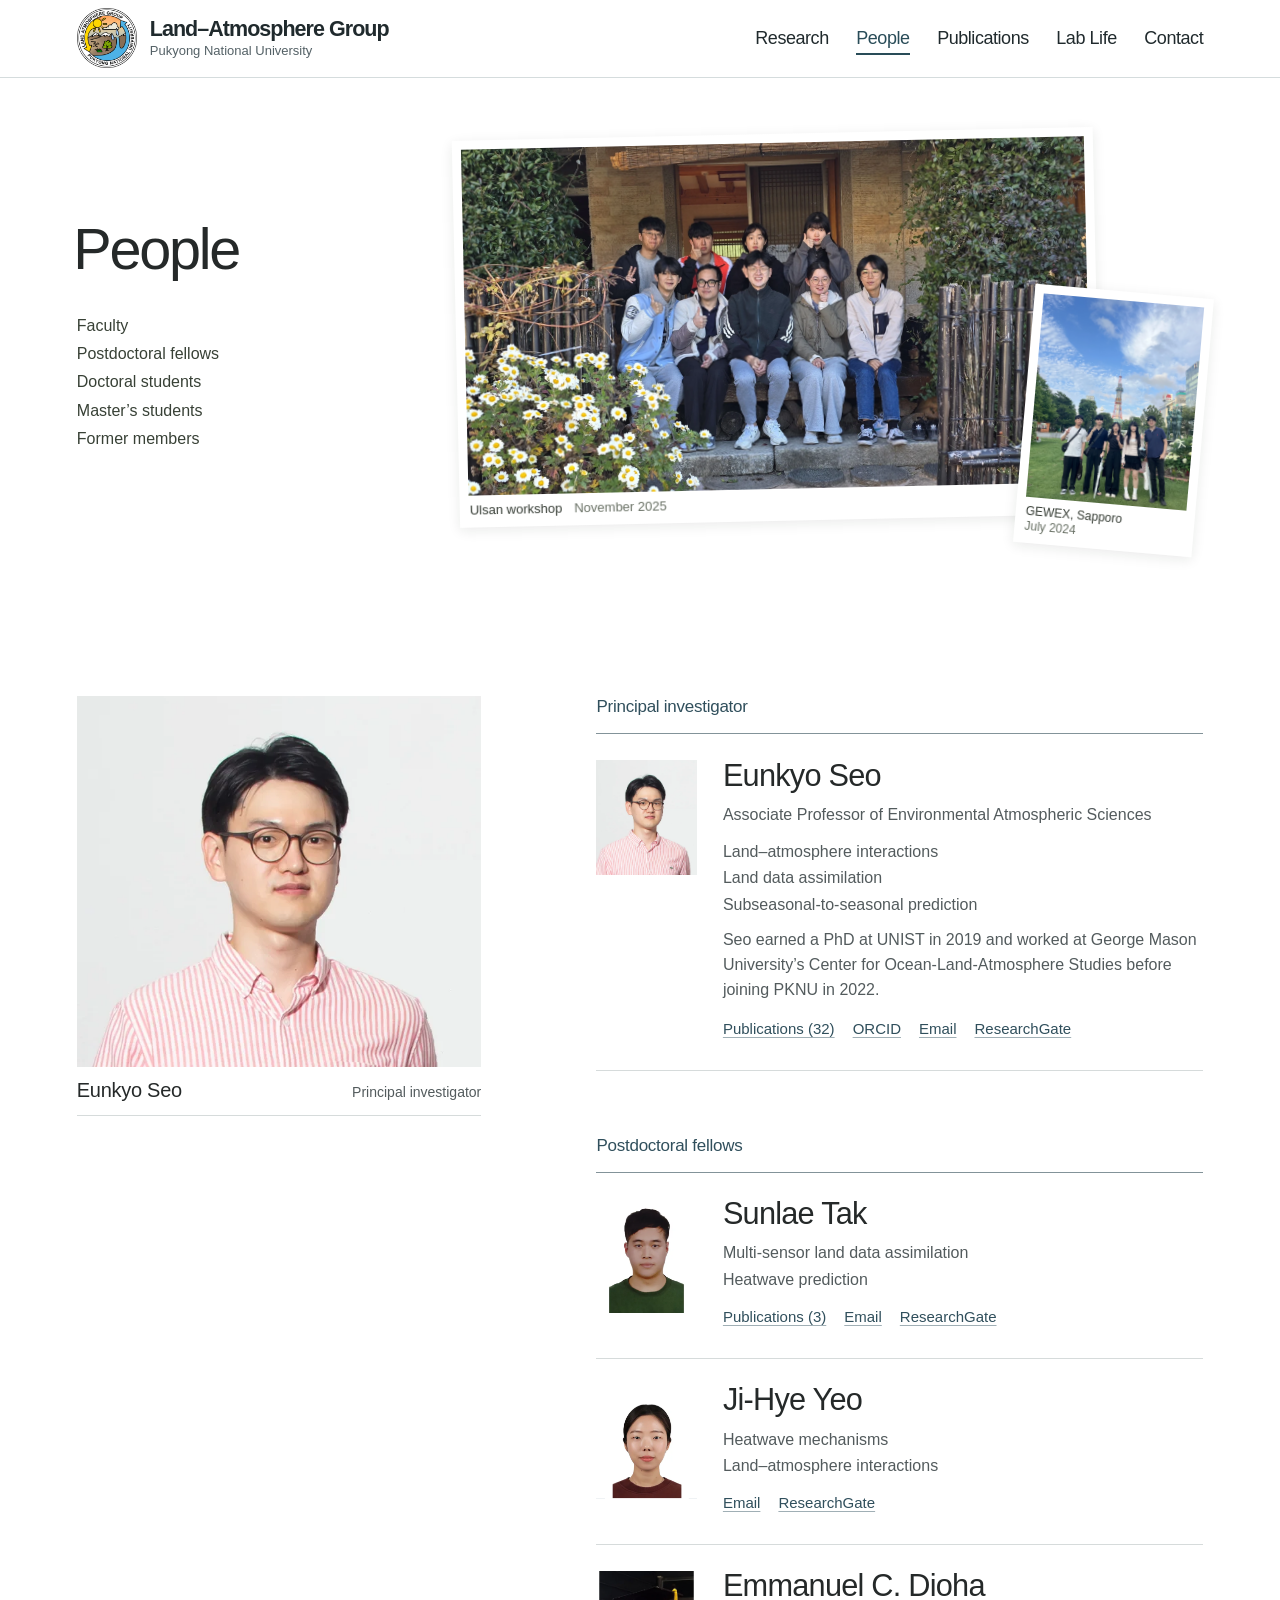
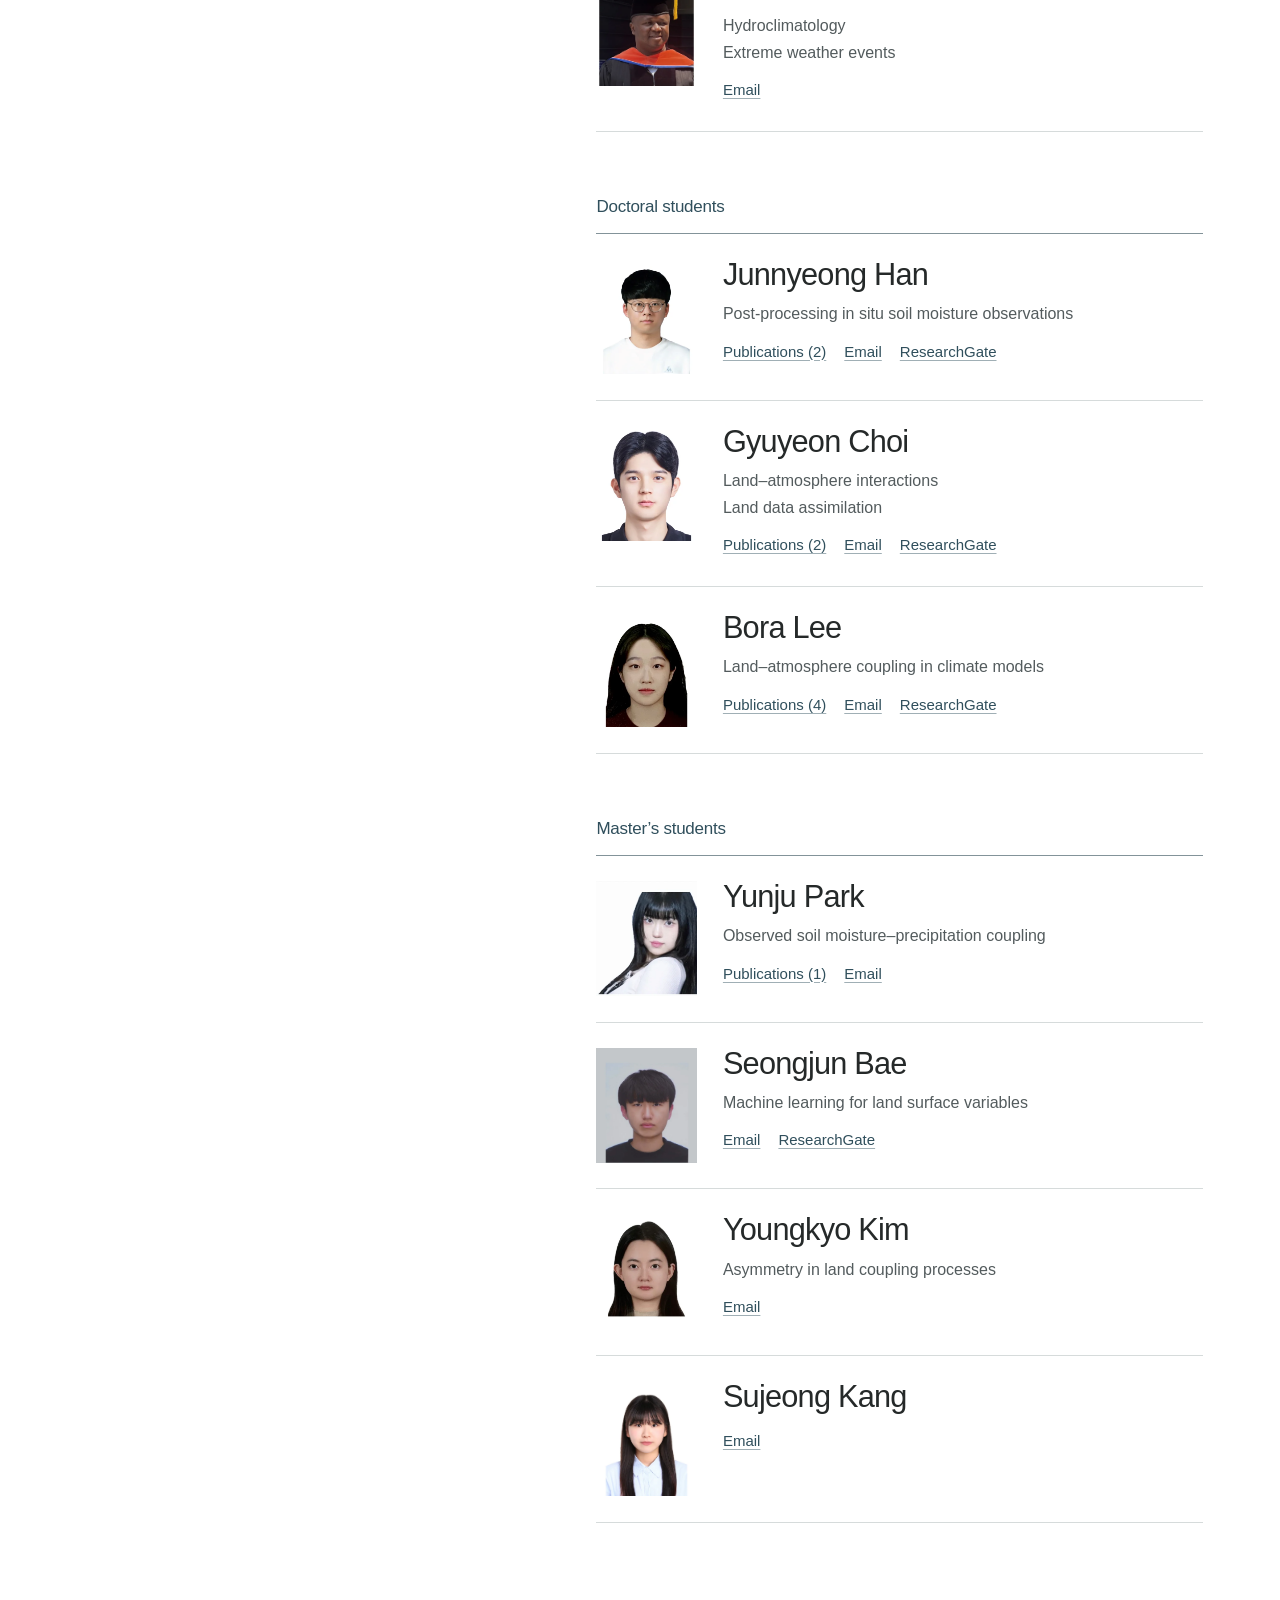
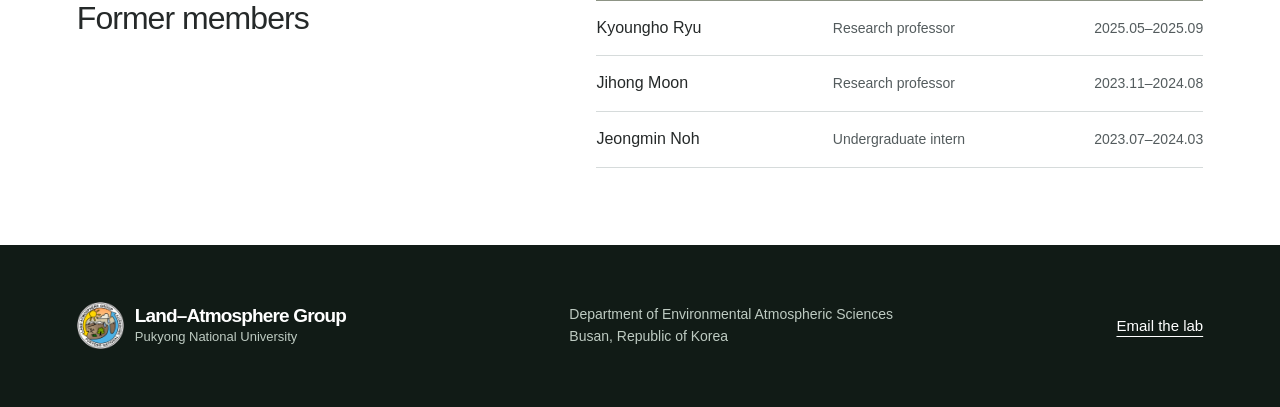
<file: people.html>
<!doctype html><html lang="en"><head><meta charset="utf-8"><meta name="viewport" content="width=device-width,initial-scale=1"><meta name="theme-color" content="#ffffff"><meta name="description" content="The Land–Atmosphere Group at Pukyong National University studies land–atmosphere interactions, land data assimilation and climate prediction."><title>People | PKNU Land–Atmosphere Group</title><link rel="icon" href="img/lag-logo.png"><link rel="stylesheet" href="style.css?v=mast2"><script src="site.js" defer></script><link rel="stylesheet" href="people.css"><script src="people.js" defer></script></head><body><a class="skip" href="#content">Skip to content</a><header><div class="wrap mast"><a class="identity" href="index.html" aria-label="Land–Atmosphere Group home"><img src="img/lag-logo.png" alt=""><span><b>Land–Atmosphere Group</b><small>Pukyong National University</small></span></a><button class="menu" aria-controls="main-nav" aria-expanded="false">Menu</button><nav aria-label="Main navigation" id="main-nav"><a href="research.html">Research</a><a href="people.html" aria-current="page">People</a><a href="publications.html">Publications</a><a href="journal.html">Lab Life</a><a href="contact.html">Contact</a></nav></div></header><main id="content" class="team-edition">
<section class="team-head">
  <div class="team-head-layout wrap">
    <div class="team-title"><h1>People</h1></div>
    <nav class="team-chapters" aria-label="Jump to a group">
      <a href="#faculty">Faculty</a>
      <a href="#postdocs">Postdoctoral fellows</a>
      <a href="#doctoral">Doctoral students</a>
      <a href="#masters">Master’s students</a>
      <a href="#alumni">Former members</a>
    </nav>
    
  <div class="team-photographs">
      <figure class="team-print team-ulsan"><a href="journal.html#photo-10">
        <img width="1500" height="1125" fetchpriority="high" src="img/10-pknu-lag-workshop-ulsan-nov-2025.webp" alt="Lab members sitting together at the Ulsan workshop"></a>
        <figcaption>Ulsan workshop <span>November 2025</span></figcaption>
      </figure>
      <figure class="team-print team-sapporo"><a href="journal.html#photo-18">
        <img width="900" height="1200" src="img/18-9th-gewex-open-science-conference-sapporo-7-12-jul-2024.webp" alt="Group members in Sapporo during the GEWEX conference"></a>
        <figcaption>GEWEX, Sapporo <span>July 2024</span></figcaption>
      </figure>
    </div>
</div>
</section><div class="directory wrap">
  <aside class="portrait-desk" aria-hidden="true">
    <figure>
      <div class="portrait-window"><img src="img/eunkyo-seo.webp" alt="" width="600" height="619"></div>
      <figcaption><strong>Eunkyo Seo</strong><span>Principal investigator</span></figcaption>
    </figure>
  </aside><div class="directory-records"><section class="directory-chapter" id="faculty"><h2>Principal investigator</h2>
      <article class="directory-person" id="eunkyo-seo" data-role="Principal investigator" aria-labelledby="name-eunkyo-seo">
        <img class="directory-mini" width="110" height="132" src="img/eunkyo-seo.webp" alt="Eunkyo Seo" loading="lazy">
        <div class="directory-record">
          <h3 id="name-eunkyo-seo">Eunkyo Seo</h3>
          <p>Associate Professor of Environmental Atmospheric Sciences</p><ul class="research-topics" aria-label="Research areas"><li>Land–atmosphere interactions</li><li>Land data assimilation</li><li>Subseasonal-to-seasonal prediction</li></ul><p>Seo earned a PhD at UNIST in 2019 and worked at George Mason University’s Center for Ocean-Land-Atmosphere Studies before joining PKNU in 2022.</p>
          <div class="directory-links"><a href="publications.html?author=Eunkyo%20Seo#publication-archive">Publications (32)</a><a href="https://orcid.org/0000-0002-3517-3054" class="">ORCID</a><a href="mailto:eseo@pknu.ac.kr" class="">Email</a><a href="https://www.researchgate.net/profile/Eunkyo-Seo">ResearchGate</a></div>
        </div>
      </article></section><section class="directory-chapter" id="postdocs"><h2>Postdoctoral fellows</h2>
      <article class="directory-person" id="sunlae-tak" data-role="Postdoctoral fellow" aria-labelledby="name-sunlae-tak">
        <img class="directory-mini" width="110" height="132" src="img/sunlae-tak.webp" alt="Sunlae Tak" loading="lazy">
        <div class="directory-record">
          <h3 id="name-sunlae-tak">Sunlae Tak</h3>
          <ul class="research-topics" aria-label="Research areas"><li>Multi-sensor land data assimilation</li><li>Heatwave prediction</li></ul>
          <div class="directory-links"><a href="publications.html?author=Sunlae%20Tak#publication-archive">Publications (3)</a><a href="mailto:tjsfo0302@gmail.com" class="">Email</a><a href="https://www.researchgate.net/profile/Sunlae-Tak">ResearchGate</a></div>
        </div>
      </article>
      <article class="directory-person" id="ji-hye-yeo" data-role="Postdoctoral fellow" aria-labelledby="name-ji-hye-yeo">
        <img class="directory-mini" width="110" height="132" src="img/ji-hye-yeo.webp" alt="Ji-Hye Yeo" loading="lazy">
        <div class="directory-record">
          <h3 id="name-ji-hye-yeo">Ji-Hye Yeo</h3>
          <ul class="research-topics" aria-label="Research areas"><li>Heatwave mechanisms</li><li>Land–atmosphere interactions</li></ul>
          <div class="directory-links"><a href="mailto:yjihye56@gmail.com" class="">Email</a><a href="https://www.researchgate.net/profile/Ji-Hye-Yeo">ResearchGate</a></div>
        </div>
      </article>
      <article class="directory-person" id="emmanuel-dioha" data-role="Postdoctoral fellow" aria-labelledby="name-emmanuel-dioha">
        <img class="directory-mini" width="110" height="132" src="img/emmanuel-dioha.webp" alt="Emmanuel C. Dioha" loading="lazy">
        <div class="directory-record">
          <h3 id="name-emmanuel-dioha">Emmanuel C. Dioha</h3>
          <ul class="research-topics" aria-label="Research areas"><li>Hydroclimatology</li><li>Extreme weather events</li></ul>
          <div class="directory-links"><a href="mailto:emmanuel@pknu.ac.kr" class="">Email</a></div>
        </div>
      </article></section><section class="directory-chapter" id="doctoral"><h2>Doctoral students</h2>
      <article class="directory-person" id="junnyeong-han" data-role="Doctoral student" aria-labelledby="name-junnyeong-han">
        <img class="directory-mini" width="110" height="132" src="img/junnyeong-han.webp" alt="Junnyeong Han" loading="lazy">
        <div class="directory-record">
          <h3 id="name-junnyeong-han">Junnyeong Han</h3>
          <ul class="research-topics" aria-label="Research areas"><li>Post-processing in situ soil moisture observations</li></ul>
          <div class="directory-links"><a href="publications.html?author=Junnyeong%20Han#publication-archive">Publications (2)</a><a href="mailto:qwasqwas11@pukyong.ac.kr" class="">Email</a><a href="https://www.researchgate.net/lab/profile/Junnyeong-Han">ResearchGate</a></div>
        </div>
      </article>
      <article class="directory-person" id="gyuyeon-choi" data-role="Doctoral student" aria-labelledby="name-gyuyeon-choi">
        <img class="directory-mini" width="110" height="132" src="img/gyuyeon-choi.webp" alt="Gyuyeon Choi" loading="lazy">
        <div class="directory-record">
          <h3 id="name-gyuyeon-choi">Gyuyeon Choi</h3>
          <ul class="research-topics" aria-label="Research areas"><li>Land–atmosphere interactions</li><li>Land data assimilation</li></ul>
          <div class="directory-links"><a href="publications.html?author=Gyuyeon%20Choi#publication-archive">Publications (2)</a><a href="mailto:emee97@pukyong.ac.kr" class="">Email</a><a href="https://www.researchgate.net/lab/profile/Gyuyeon-Choi">ResearchGate</a></div>
        </div>
      </article>
      <article class="directory-person" id="bora-lee" data-role="Doctoral student" aria-labelledby="name-bora-lee">
        <img class="directory-mini" width="110" height="132" src="img/bora-lee.webp" alt="Bora Lee" loading="lazy">
        <div class="directory-record">
          <h3 id="name-bora-lee">Bora Lee</h3>
          <ul class="research-topics" aria-label="Research areas"><li>Land–atmosphere coupling in climate models</li></ul>
          <div class="directory-links"><a href="publications.html?author=Bora%20Lee#publication-archive">Publications (4)</a><a href="mailto:webor79@pukyong.ac.kr" class="">Email</a><a href="https://www.researchgate.net/lab/profile/Bora-Lee-19">ResearchGate</a></div>
        </div>
      </article></section><section class="directory-chapter" id="masters"><h2>Master’s students</h2>
      <article class="directory-person" id="yunju-park" data-role="Master’s student" aria-labelledby="name-yunju-park">
        <img class="directory-mini" width="110" height="132" src="img/yunju-park.webp" alt="Yunju Park" loading="lazy">
        <div class="directory-record">
          <h3 id="name-yunju-park">Yunju Park</h3>
          <ul class="research-topics" aria-label="Research areas"><li>Observed soil moisture–precipitation coupling</li></ul>
          <div class="directory-links"><a href="publications.html?author=Yunju%20Park#publication-archive">Publications (1)</a><a href="mailto:yunju702@pukyong.ac.kr" class="">Email</a></div>
        </div>
      </article>
      <article class="directory-person" id="seongjun-bae" data-role="Master’s student" aria-labelledby="name-seongjun-bae">
        <img class="directory-mini" width="110" height="132" src="img/seongjun-bae.webp" alt="Seongjun Bae" loading="lazy">
        <div class="directory-record">
          <h3 id="name-seongjun-bae">Seongjun Bae</h3>
          <ul class="research-topics" aria-label="Research areas"><li>Machine learning for land surface variables</li></ul>
          <div class="directory-links"><a href="mailto:akfxh01@pukyong.ac.kr" class="">Email</a><a href="https://www.researchgate.net/lab/profile/Seongjun-Bae-3">ResearchGate</a></div>
        </div>
      </article>
      <article class="directory-person" id="youngkyo-kim" data-role="Master’s student" aria-labelledby="name-youngkyo-kim">
        <img class="directory-mini" width="110" height="132" src="img/youngkyo-kim.webp" alt="Youngkyo Kim" loading="lazy">
        <div class="directory-record">
          <h3 id="name-youngkyo-kim">Youngkyo Kim</h3>
          <ul class="research-topics" aria-label="Research areas"><li>Asymmetry in land coupling processes</li></ul>
          <div class="directory-links"><a href="mailto:khsmsig2875@pukyong.ac.kr" class="">Email</a></div>
        </div>
      </article>
      <article class="directory-person" id="sujeong-kang" data-role="Master’s student" aria-labelledby="name-sujeong-kang">
        <img class="directory-mini" width="110" height="132" src="img/sujeong-kang.webp" alt="Sujeong Kang" loading="lazy">
        <div class="directory-record">
          <h3 id="name-sujeong-kang">Sujeong Kang</h3>

          <div class="directory-links"><a href="mailto:sujung6633@gmail.com" class="">Email</a></div>
        </div>
      </article></section></div></div><section id="alumni" class="directory-alumni wrap"><h2>Former members</h2><ul><li><strong>Kyoungho Ryu</strong><span>Research professor</span><time>2025.05–2025.09</time></li><li><strong>Jihong Moon</strong><span>Research professor</span><time>2023.11–2024.08</time></li><li><strong>Jeongmin Noh</strong><span>Undergraduate intern</span><time>2023.07–2024.03</time></li></ul></section></main><footer><div class="wrap foot"><a class="identity" href="index.html" aria-label="Land–Atmosphere Group home"><img src="img/lag-logo.png" alt=""><span><b>Land–Atmosphere Group</b><small>Pukyong National University</small></span></a><div>Department of Environmental Atmospheric Sciences<br>Busan, Republic of Korea</div><a href="mailto:eseo@pknu.ac.kr" class="">Email the lab</a></div></footer></body></html>
</file>
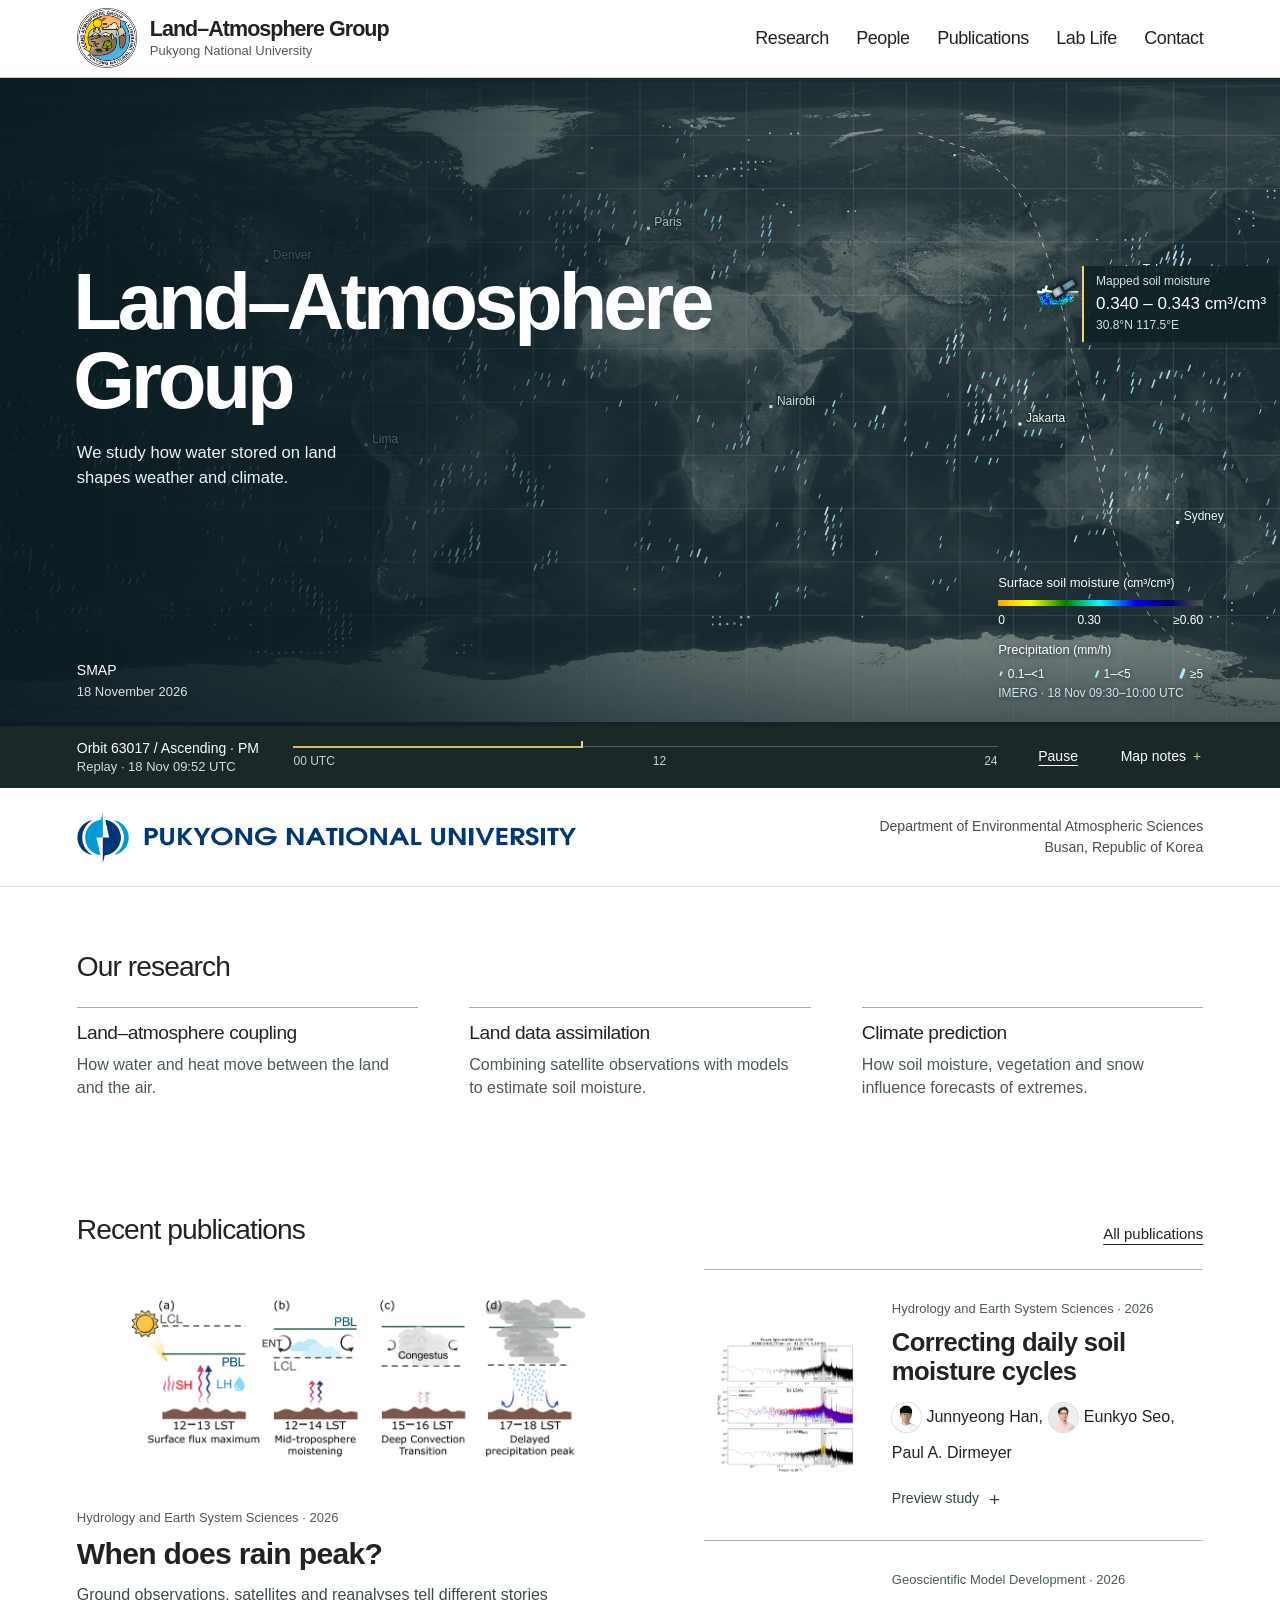
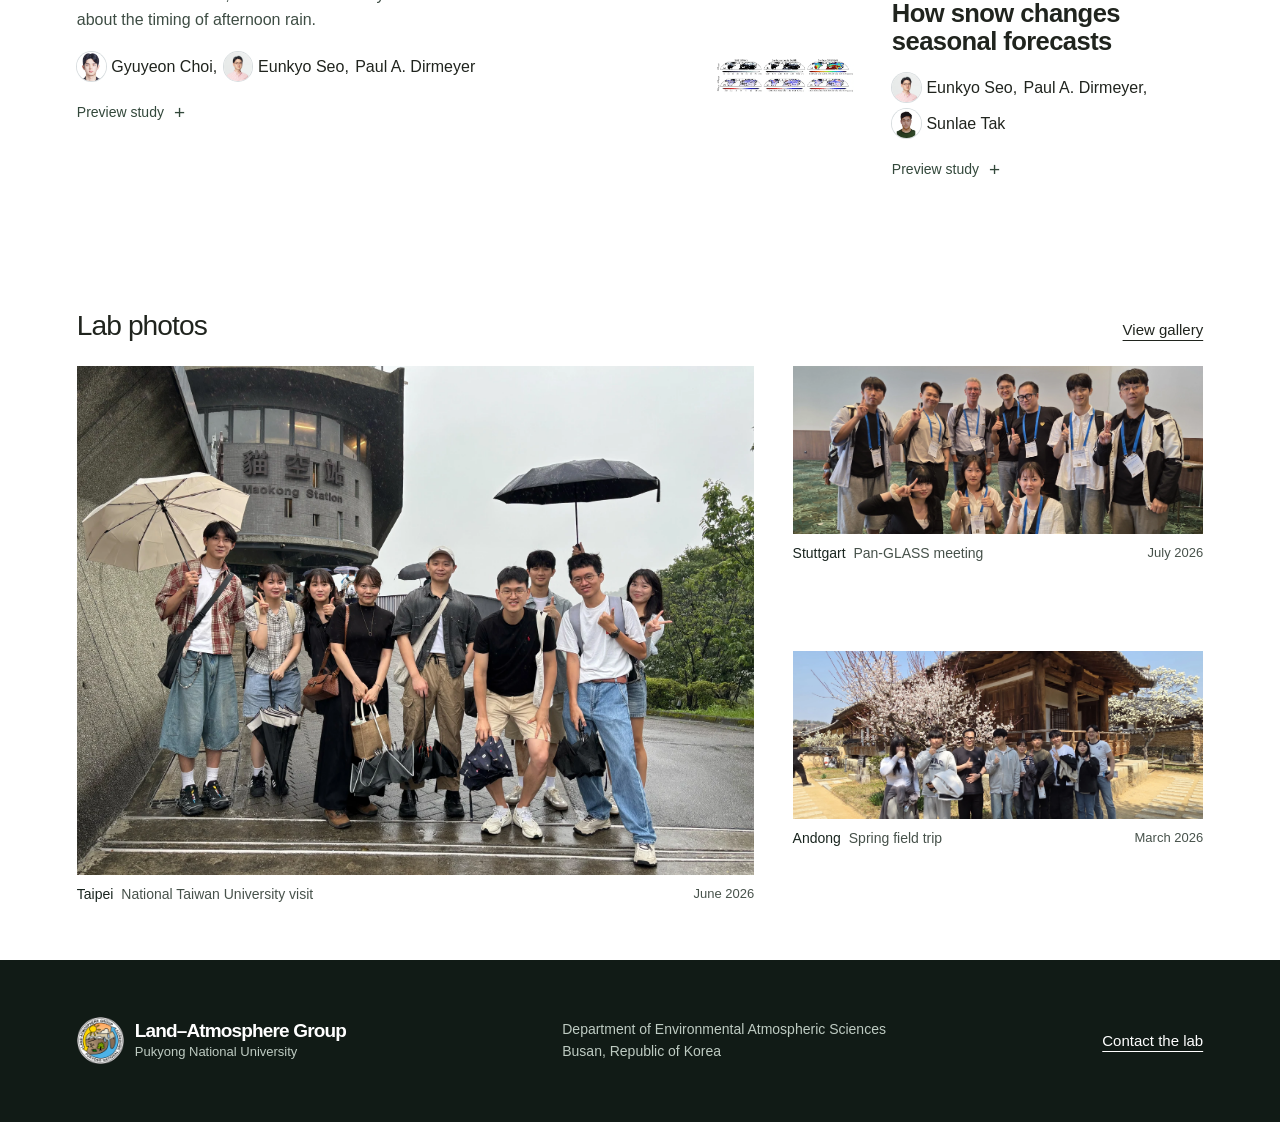
<file: previous-home.html>
<!doctype html><html lang="en"><head><meta charset="utf-8"><meta name="viewport" content="width=device-width,initial-scale=1"><meta name="theme-color" content="#ffffff"><meta name="description" content="The Land–Atmosphere Group at Pukyong National University studies land–atmosphere interactions, land data assimilation and climate prediction."><title>Home | PKNU Land–Atmosphere Group</title><link rel="icon" href="img/lag-logo.png"><link rel="stylesheet" href="style.css?v=mast2"><script src="site.js" defer></script>
<link rel="stylesheet" href="bylines.css">
<link rel="stylesheet" href="home.css?v=sections4">
<link rel="preload" as="image" href="img/smap-terrain.webp" fetchpriority="high">
<script src="smap-feed.js" defer></script>
<script src="swath-trail.js" defer></script>
<script src="rain-feed.js" defer></script>
<script src="bylines.js" defer></script>
<script src="home.js?v=research3" defer></script>
</head><body class="survey-home"><a class="skip" href="#content">Skip to content</a><header><div class="wrap mast"><a class="identity" href="index.html" aria-label="Land–Atmosphere Group home"><img src="img/lag-logo.png" alt=""><span><b>Land–Atmosphere Group</b><small>Pukyong National University</small></span></a><button class="menu" aria-controls="main-nav" aria-expanded="false">Menu</button><nav aria-label="Main navigation" id="main-nav"><a href="research.html">Research</a><a href="people.html">People</a><a href="publications.html">Publications</a><a href="journal.html">Lab Life</a><a href="contact.html">Contact</a></nav></div></header><main id="content">
<section class="survey" aria-labelledby="lab-name">
  <div class="pass-map">
    <canvas id="track-map" aria-hidden="true"></canvas>
    <div class="map-identity"><h1 id="lab-name">Land–Atmosphere<br>Group</h1>
      <p>We study how water stored on land shapes weather and climate.</p></div>
    <p class="map-date">SMAP <time id="observed-day">Checking observation date…</time></p>
    <div class="map-key"><span>Surface soil moisture <small>(cm³/cm³)</small></span>
      <img src="img/smap-colors.png" width="356" height="10" alt=""><div><span>0</span><span>0.30</span><span>≥0.60</span></div>
      <span class="rain-title">Precipitation <small>(mm/h)</small></span>
      <div class="rain-legend"><span><i></i>0.1–&lt;1</span><span><i></i>1–&lt;5</span><span><i></i>≥5</span></div>
      <small><time id="rain-window">IMERG · checking frame</time></small></div>
    <div class="sample-label" id="track-sample" hidden><span>Mapped soil moisture</span><b id="sample-value"></b><small id="sample-location"></small><small id="sample-rain" hidden></small></div>
  </div>
  <div class="replay-strip"><div class="wrap replay-bar">
    <div class="pass-meta"><b id="pass-id">Observations replay</b><time id="replay-clock"></time></div>
    <div class="day-scale" aria-hidden="true"><div id="pass-progress"></div><span>00 UTC</span><span>12</span><span>24</span></div>
    <button type="button" id="toggle-replay" hidden>Pause</button>
    <details class="map-info"><summary>Map notes</summary><div>
      <strong>How to read the replay</strong>
      <p>Coloured strips appear behind the SMAP marker and stay on the fixed map. The marker follows the approximate centre of each archived swath. Soil moisture comes from the corresponding morning or evening 9 km composite. Its readout gives the colour interval at the sampled grid cell.</p>
      <p>IMERG rates are sampled every 2° for the half-hour containing the SMAP replay time. Slanted strokes show rain and dots show snow at rates of 0.1 mm/h or higher.</p>
      <p>The date is in UTC. The replay uses the latest complete archive date up to yesterday. The replay clock estimates the position within the recorded SMAP pass. Each IMERG frame covers the half-hour containing that replay time. If the matching frame is missing, its layer is left blank.</p>
      <p id="smap-status">Checking the SMAP archive…</p>
      <a id="map-origin" href="https://worldview.earthdata.nasa.gov/?l=SMAP_L3_Passive_Enhanced_Day_Soil_Moisture&amp;t=2026-11-18">NASA Worldview</a> · <a href="https://doi.org/10.5067/M20OXIZHY3RJ">SMAP</a> · <a id="rain-origin" href="https://gpm.nasa.gov/data/imerg">IMERG frame</a> · <a href="https://gibs.earthdata.nasa.gov/">Basemap</a>
    </div></details>
  </div></div>
</section>
<div class="affiliation"><div class="wrap affiliation-content">
  <a href="https://www.pknu.ac.kr/eng"><img src="img/pknu-wordmark.png" alt="Pukyong National University" width="822" height="84"></a>
  <span>Department of Environmental Atmospheric Sciences<br>Busan, Republic of Korea</span>
</div></div>
<section id="research" class="home-research wrap" aria-labelledby="research-heading">
  <h2 id="research-heading">Our research</h2>
  <nav aria-label="Research areas">
    <a href="research.html#coupling"><h3>Land–atmosphere coupling</h3><p>How water and heat move between the land and the air.</p></a>
    <a href="research.html#assimilation"><h3>Land data assimilation</h3><p>Combining satellite observations with models to estimate soil moisture.</p></a>
    <a href="research.html#prediction"><h3>Climate prediction</h3><p>How soil moisture, vegetation and snow influence forecasts of extremes.</p></a>
  </nav>
</section><section class="dispatch"><div class="wrap"><div class="folio-head"><h2>Recent publications</h2><a href="publications.html">All publications</a></div>
<div class="paper-spread"><article class="paper-cut paper-rain">
      <div class="cut-figure"><img loading="lazy" alt="" src="img/fig-rain.webp"></div>
      <div class="cut-copy"><small>Hydrology and Earth System Sciences · 2026</small>
      <h3><button data-study="rain" type="button" aria-label="Preview: When does rain peak?">When does rain peak?</button></h3>
      <p>Ground observations, satellites and reanalyses tell different stories about the timing of afternoon rain.</p>
      <span data-byline="Gyuyeon Choi, Eunkyo Seo, Paul A. Dirmeyer">Gyuyeon Choi, Eunkyo Seo, Paul A. Dirmeyer</span><span class="cut-action" aria-hidden="true">Preview study <b>+</b></span></div></article><article class="paper-cut paper-soil">
      <div class="cut-figure"><img loading="lazy" alt="" src="img/fig-soil.webp"></div>
      <div class="cut-copy"><small>Hydrology and Earth System Sciences · 2026</small>
      <h3><button data-study="soil" type="button" aria-label="Preview: Correcting daily soil moisture cycles">Correcting daily soil moisture cycles</button></h3>

      <span data-byline="Junnyeong Han, Eunkyo Seo, Paul A. Dirmeyer">Junnyeong Han, Eunkyo Seo, Paul A. Dirmeyer</span><span class="cut-action" aria-hidden="true">Preview study <b>+</b></span></div></article><article class="paper-cut paper-snow">
      <div class="cut-figure"><img loading="lazy" alt="" src="img/fig-snow.webp"></div>
      <div class="cut-copy"><small>Geoscientific Model Development · 2026</small>
      <h3><button data-study="snow" type="button" aria-label="Preview: How snow changes seasonal forecasts">How snow changes seasonal forecasts</button></h3>

      <span data-byline="Eunkyo Seo, Paul A. Dirmeyer, Sunlae Tak">Eunkyo Seo, Paul A. Dirmeyer, Sunlae Tak</span><span class="cut-action" aria-hidden="true">Preview study <b>+</b></span></div></article></div><dialog class="paper-dialog" id="study-rain" aria-labelledby="title-rain">
      <div class="dialog-body"><button class="dialog-close" type="button" aria-label="Close paper preview">Close</button>
        <small>Choi, Seo &amp; Dirmeyer · HESS, 2026</small><h2 id="title-rain">When does rain peak?</h2><span data-byline="Gyuyeon Choi, Eunkyo Seo, Paul A. Dirmeyer">Gyuyeon Choi, Eunkyo Seo, Paul A. Dirmeyer</span><p>Ground stations, satellite products and reanalyses place the afternoon rainfall maximum at different times. The study links these timing differences to how products observe or represent convection.</p>
        <figure><img src="img/fig-rain.webp" alt="Figure 15. From daytime surface heating to the late-afternoon precipitation peak."><figcaption>Figure 15. From daytime surface heating to the late-afternoon precipitation peak. <a href="https://doi.org/10.5194/hess-30-6927-2026">Choi et al. (2026)</a> · <a href="https://creativecommons.org/licenses/by/4.0/">CC BY 4.0</a></figcaption></figure>
        <a class="primary" href="https://doi.org/10.5194/hess-30-6927-2026">Read the full paper</a>
      </div>
    </dialog><dialog class="paper-dialog" id="study-soil" aria-labelledby="title-soil">
      <div class="dialog-body"><button class="dialog-close" type="button" aria-label="Close paper preview">Close</button>
        <small>Han, Seo &amp; Dirmeyer · HESS, 2026</small><h2 id="title-soil">Correcting daily soil moisture cycles</h2><span data-byline="Junnyeong Han, Eunkyo Seo, Paul A. Dirmeyer">Junnyeong Han, Eunkyo Seo, Paul A. Dirmeyer</span><p>Soil temperature can distort the daily cycle measured by dielectric probes. A Fourier filtering method uses land-model patterns to correct the daily signal and improve agreement with independent observations.</p>
        <figure><img src="img/fig-soil.webp" alt="Figure 4. Power spectra of soil moisture from probes and land-model datasets."><figcaption>Figure 4. Power spectra of soil moisture from probes and land-model datasets. <a href="https://doi.org/10.5194/hess-30-2207-2026">Han et al. (2026)</a> · <a href="https://creativecommons.org/licenses/by/4.0/">CC BY 4.0</a></figcaption></figure>
        <a class="primary" href="https://doi.org/10.5194/hess-30-2207-2026">Read the full paper</a>
      </div>
    </dialog><dialog class="paper-dialog" id="study-snow" aria-labelledby="title-snow">
      <div class="dialog-body"><button class="dialog-close" type="button" aria-label="Close paper preview">Close</button>
        <small>Seo, Dirmeyer &amp; Tak · GMD, 2026</small><h2 id="title-snow">How snow changes seasonal forecasts</h2><span data-byline="Eunkyo Seo, Paul A. Dirmeyer, Sunlae Tak">Eunkyo Seo, Paul A. Dirmeyer, Sunlae Tak</span><p>Introducing a multi-layer snow scheme changes how snow insulates the soil, delays spring melt, and influences soil wetness and surface cooling into the following summer.</p>
        <figure><img src="img/fig-snow.webp" alt="Figure 3. Spatial differences in spring snow, albedo and summer soil moisture across forecast configurations."><figcaption>Figure 3. Spatial differences in spring snow, albedo and summer soil moisture across forecast configurations. <a href="https://doi.org/10.5194/gmd-19-1261-2026">Seo et al. (2026)</a> · <a href="https://creativecommons.org/licenses/by/4.0/">CC BY 4.0</a></figcaption></figure>
        <a class="primary" href="https://doi.org/10.5194/gmd-19-1261-2026">Read the full paper</a>
      </div>
    </dialog></div></section><section class="field-notes wrap"><div class="folio-head"><h2>Lab photos</h2><a href="journal.html#gallery">View gallery</a></div><div class="photo-spread"><figure><a href="journal.html#photo-05" aria-label="Open National Taiwan University photograph"><img loading="lazy" alt="Lab visitors at National Taiwan University" src="img/05-national-taiwan-university-4-8-jun-2026.webp"></a><figcaption><span><b>Taipei</b> National Taiwan University visit</span><small>June 2026</small></figcaption></figure><figure><a href="journal.html#photo-04" aria-label="Open Stuttgart photograph"><img loading="lazy" alt="Lab members at Pan-GLASS in Stuttgart" src="img/04-pan-glass2026-stuttgart-germany-5-9-jul-2026.webp"></a><figcaption><span><b>Stuttgart</b> Pan-GLASS meeting</span><small>July 2026</small></figcaption></figure><figure><a href="journal.html#photo-06" aria-label="Open Andong photograph"><img loading="lazy" alt="Researchers on the group field trip to Andong" src="img/06-andong-field-trip-27-28-mar-2026.webp"></a><figcaption><span><b>Andong</b> Spring field trip</span><small>March 2026</small></figcaption></figure></div></section></main><footer><div class="wrap foot"><a class="identity" href="index.html" aria-label="Land–Atmosphere Group home"><img src="img/lag-logo.png" alt=""><span><b>Land–Atmosphere Group</b><small>Pukyong National University</small></span></a><div>Department of Environmental Atmospheric Sciences<br>Busan, Republic of Korea</div><a href="contact.html">Contact the lab</a></div></footer></body></html>
</file>
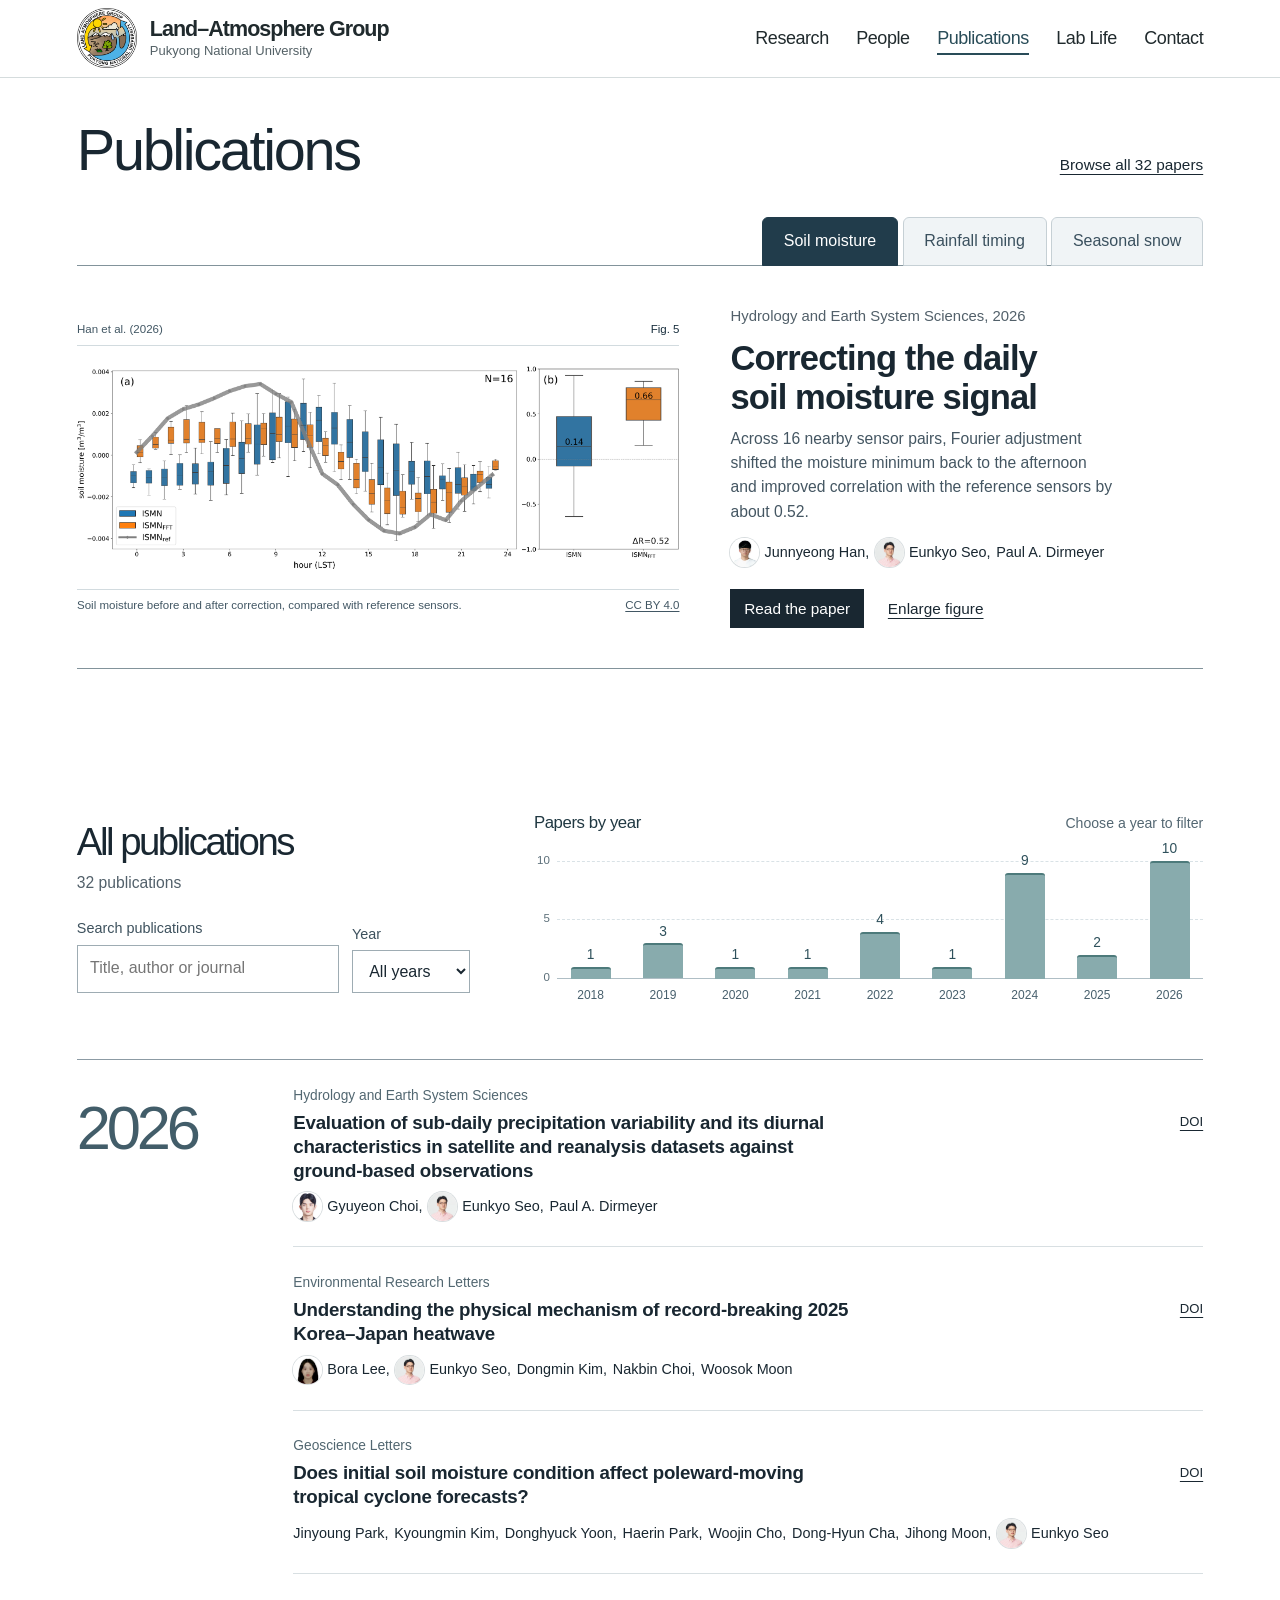
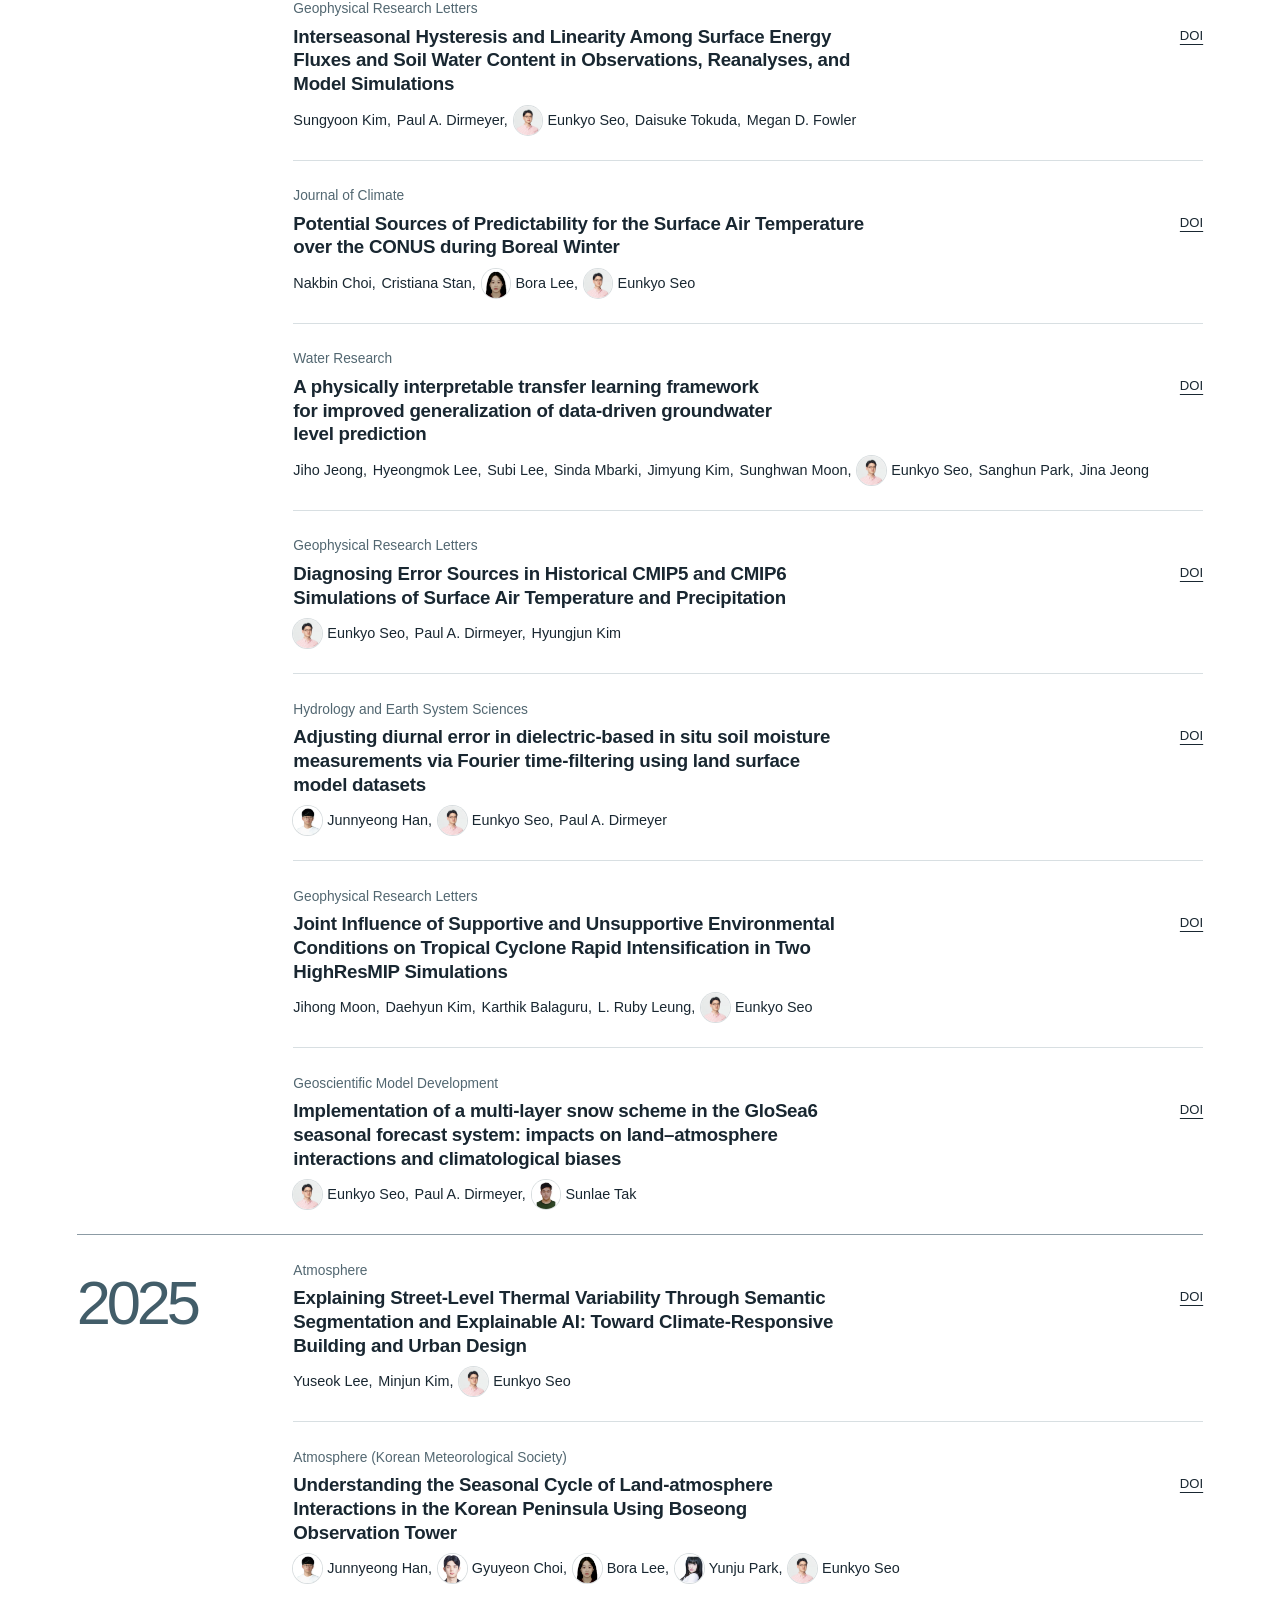
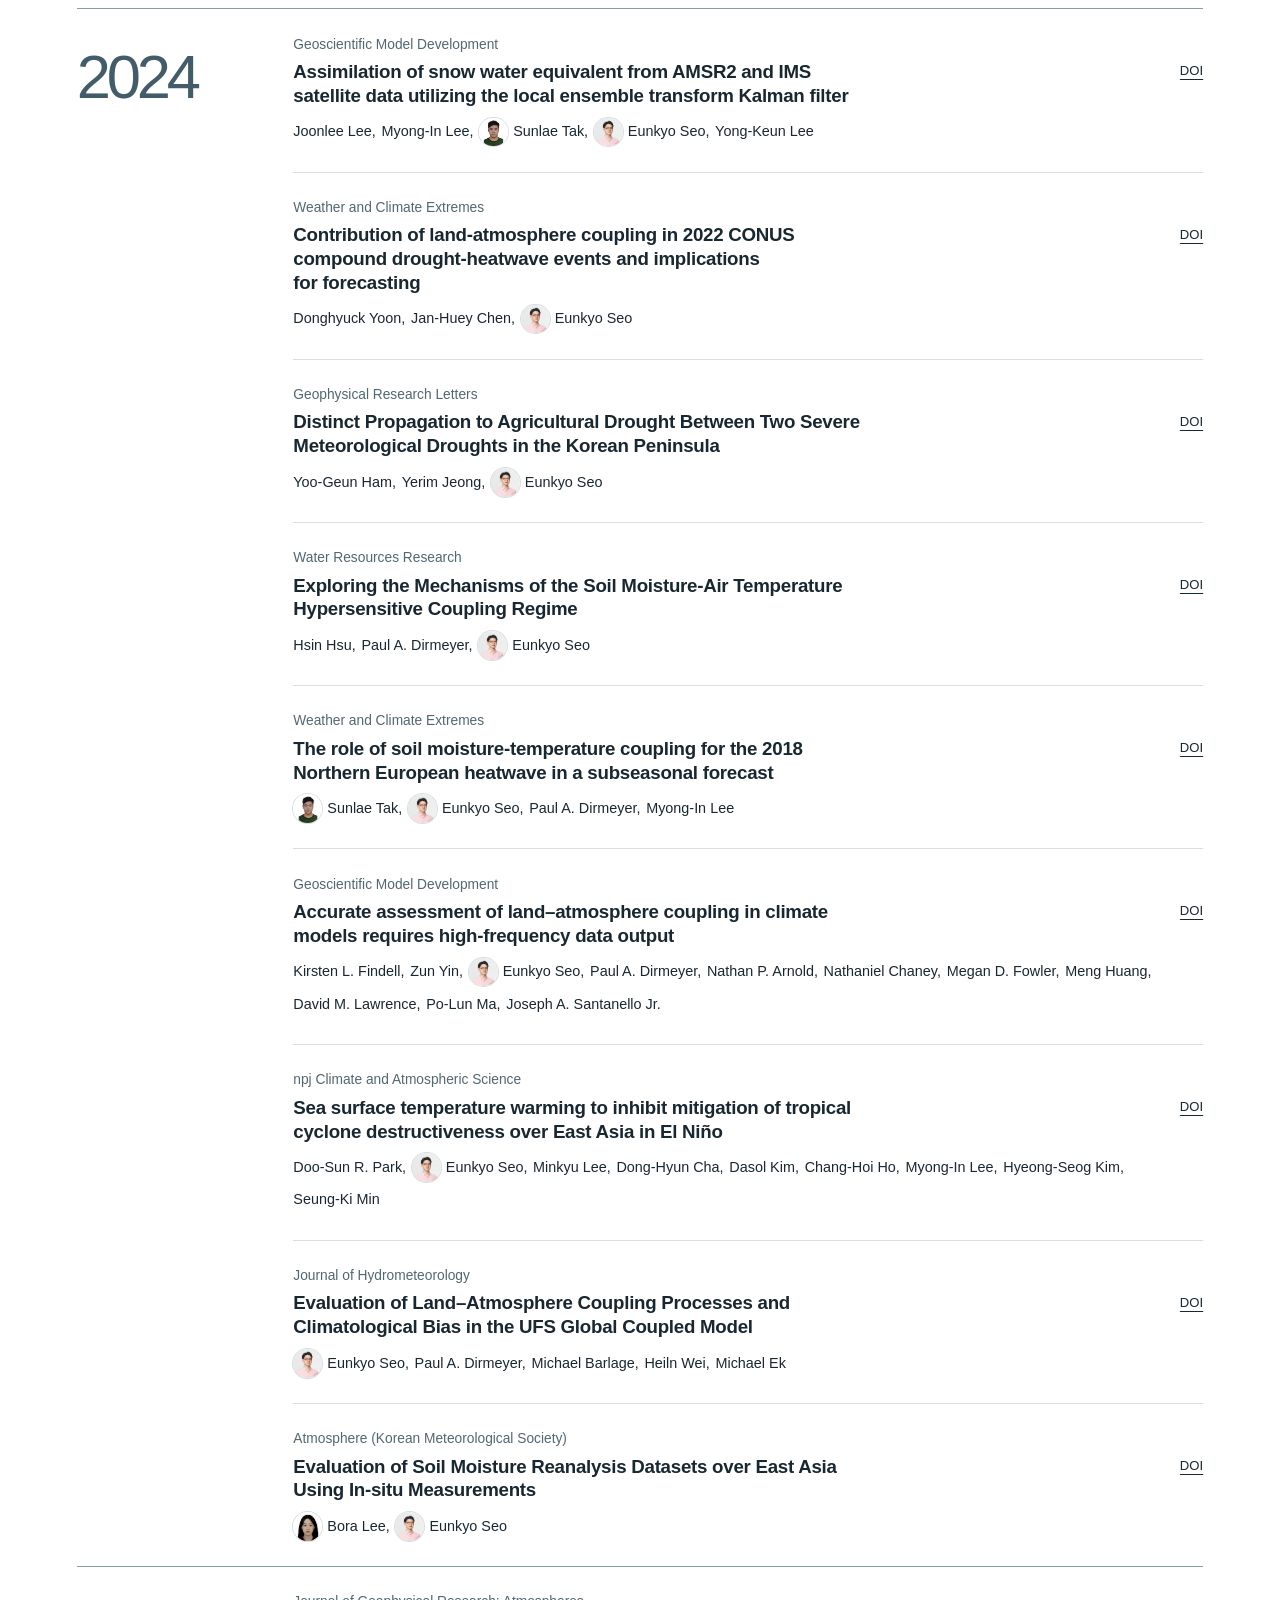
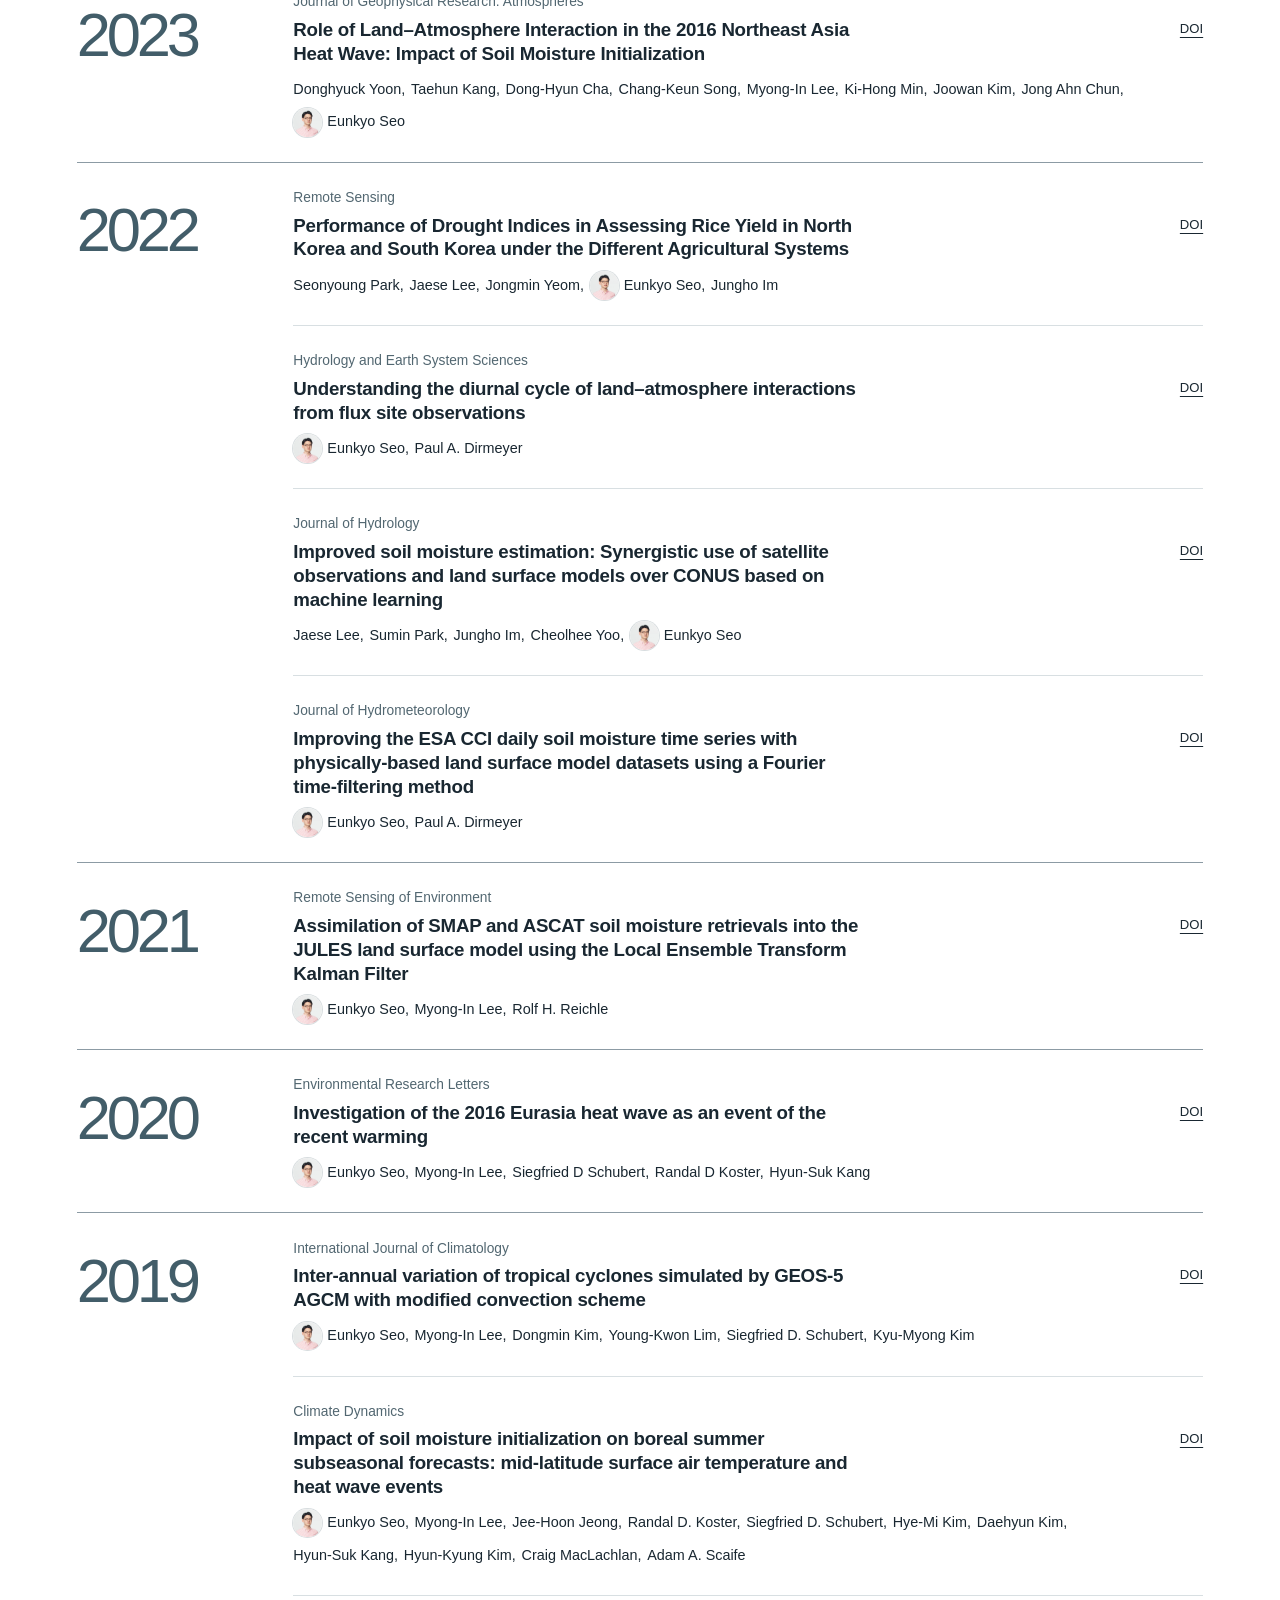
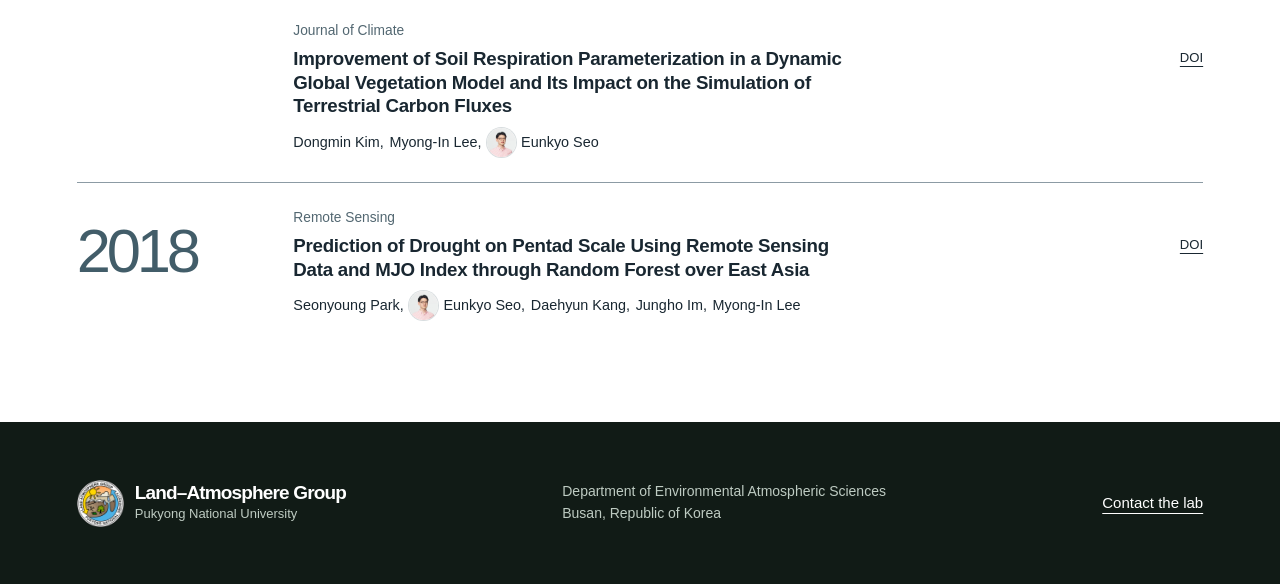
<file: publications.html>
<!doctype html><html lang="en"><head><meta charset="utf-8"><meta name="viewport" content="width=device-width,initial-scale=1"><meta name="theme-color" content="#102836"><meta name="description" content="The Land–Atmosphere Group at Pukyong National University studies land–atmosphere interactions, land data assimilation and climate prediction."><title>Publications | PKNU Land–Atmosphere Group</title><link rel="icon" href="img/lag-logo.png"><link rel="stylesheet" href="style.css?v=mast2"><script src="site.js" defer></script><link rel="stylesheet" href="publications.css?v=results1"><link rel="stylesheet" href="bylines.css"><script src="bylines.js" defer></script><script src="publication-folio.js" defer></script></head><body><a class="skip" href="#content">Skip to content</a><header><div class="wrap mast"><a class="identity" href="index.html" aria-label="Land–Atmosphere Group home"><img src="img/lag-logo.png" alt=""><span><b>Land–Atmosphere Group</b><small>Pukyong National University</small></span></a><button class="menu" aria-controls="main-nav" aria-expanded="false">Menu</button><nav aria-label="Main navigation" id="main-nav"><a href="research.html">Research</a><a href="people.html">People</a><a href="publications.html" aria-current="page">Publications</a><a href="journal.html">Lab Life</a><a href="contact.html">Contact</a></nav></div></header>
<main id="content" class="pub-index">
  <section class="publication-folio" aria-labelledby="pub-heading">
    <div class="wrap">
      <div class="pub-title"><h1 id="pub-heading">Publications</h1><a href="#publication-archive">Browse all 32 papers</a></div>
      <div class="folio-tabs" aria-label="Figures from selected papers"><a id="tab-soil" href="#folio-soil" data-sheet="soil">Soil moisture</a><a id="tab-rain" href="#folio-rain" data-sheet="rain">Rainfall timing</a><a id="tab-snow" href="#folio-snow" data-sheet="snow">Seasonal snow</a></div>
      <div class="folio-pages"><article class="folio-panel" id="folio-soil" aria-labelledby="tab-soil">
  <div class="plate-table"><figure class="plate-print">
    <div class="plate-imprint"><span>Han et al. (2026)</span><b>Fig. 5</b></div>
    <button type="button" class="plate-zoom" data-study="soil" aria-label="Enlarge figure 5 from Han et al."><img src="img/soil-figure-5.webp" alt="Soil moisture before and after correction, compared with reference sensors."></button>
    <figcaption><span>Soil moisture before and after correction, compared with reference sensors.</span><a href="https://creativecommons.org/licenses/by/4.0/">CC BY 4.0</a></figcaption>
  </figure></div>
  <div class="folio-story"><p class="folio-journal">Hydrology and Earth System Sciences, 2026</p>
    <h2>Correcting the daily soil moisture signal</h2><p class="folio-summary">Across 16 nearby sensor pairs, Fourier adjustment shifted the moisture minimum back to the afternoon and improved correlation with the reference sensors by about 0.52.</p>
    <span class="paper-byline" data-byline="Junnyeong Han, Eunkyo Seo, Paul A. Dirmeyer">Junnyeong Han, Eunkyo Seo, Paul A. Dirmeyer</span>
    <div class="folio-actions"><a href="https://doi.org/10.5194/hess-30-2207-2026">Read the paper</a><button type="button" data-study="soil">Enlarge figure</button></div>
  </div>
</article><article class="folio-panel" id="folio-rain" aria-labelledby="tab-rain">
  <div class="plate-table"><figure class="plate-print">
    <div class="plate-imprint"><span>Choi et al. (2026)</span><b>Fig. 10</b></div>
    <button type="button" class="plate-zoom" data-study="rain" aria-label="Enlarge figure 10 from Choi et al."><img src="img/rain-figure-10.webp" alt="Peak rainfall hour and diurnal amplitude in gauges, satellite products and reanalyses."></button>
    <figcaption><span>Peak rainfall hour and diurnal amplitude in gauges, satellite products and reanalyses.</span><a href="https://creativecommons.org/licenses/by/4.0/">CC BY 4.0</a></figcaption>
  </figure></div>
  <div class="folio-story"><p class="folio-journal">Hydrology and Earth System Sciences, 2026</p>
    <h2>When does afternoon rain peak?</h2><p class="folio-summary">Across the selected gauge locations, rainfall peaked around 17:00 local solar time. Most satellite products placed that peak one to two hours later. The regional panels show how the timing and amplitude vary.</p>
    <span class="paper-byline" data-byline="Gyuyeon Choi, Eunkyo Seo, Paul A. Dirmeyer">Gyuyeon Choi, Eunkyo Seo, Paul A. Dirmeyer</span>
    <div class="folio-actions"><a href="https://doi.org/10.5194/hess-30-6927-2026">Read the paper</a><button type="button" data-study="rain">Enlarge figure</button></div>
  </div>
</article><article class="folio-panel" id="folio-snow" aria-labelledby="tab-snow">
  <div class="plate-table"><figure class="plate-print">
    <div class="plate-imprint"><span>Seo et al. (2026)</span><b>Fig. 8</b></div>
    <button type="button" class="plate-zoom" data-study="snow" aria-label="Enlarge figure 8 from Seo et al."><img src="img/snow-figure-8.webp" alt="How winter snow insulation and spring melt affect summer soil moisture and surface fluxes."></button>
    <figcaption><span>How winter snow insulation and spring melt affect summer soil moisture and surface fluxes.</span><a href="https://creativecommons.org/licenses/by/4.0/">CC BY 4.0</a></figcaption>
  </figure></div>
  <div class="folio-story"><p class="folio-journal">Geoscientific Model Development, 2026</p>
    <h2>How snow carries winter into summer</h2><p class="folio-summary">In the multi-layer snow simulation, winter snow insulated the soil and spring melt supplied water that persisted into summer. The schematic traces how those changes affect surface heat and moisture exchange.</p>
    <span class="paper-byline" data-byline="Eunkyo Seo, Paul A. Dirmeyer, Sunlae Tak">Eunkyo Seo, Paul A. Dirmeyer, Sunlae Tak</span>
    <div class="folio-actions"><a href="https://doi.org/10.5194/gmd-19-1261-2026">Read the paper</a><button type="button" data-study="snow">Enlarge figure</button></div>
  </div>
</article></div>
    </div>
  </section>
  <dialog class="paper-dialog" id="study-rain" aria-labelledby="title-rain">
      <div class="dialog-body">
        <button class="dialog-close" type="button" aria-label="Close paper preview">Close</button>
        <p class="modal-journal">Hydrology and Earth System Sciences · 2026</p>
        <h2 id="title-rain">When does rain peak?</h2>
        <span class="paper-byline" data-byline="Gyuyeon Choi, Eunkyo Seo, Paul A. Dirmeyer">Gyuyeon Choi, Eunkyo Seo, Paul A. Dirmeyer</span>
        <p>Across the selected gauge locations, rainfall peaked around 17:00 local solar time. Most satellite products placed that peak one to two hours later. The regional panels show how the timing and amplitude vary.</p>
        <figure><img src="img/rain-figure-10.webp" alt="Peak rainfall hour and diurnal amplitude in gauges, satellite products and reanalyses."><figcaption>Figure 10. Peak rainfall hour and diurnal amplitude in gauges, satellite products and reanalyses. <a href="https://doi.org/10.5194/hess-30-6927-2026">Choi et al. (2026)</a> · <a href="https://creativecommons.org/licenses/by/4.0/">CC BY 4.0</a> · <a href="https://hess.copernicus.org/articles/30/6927/2026/hess-30-6927-2026-f10.png">Full-resolution figure</a></figcaption></figure>
        <a class="primary" href="https://doi.org/10.5194/hess-30-6927-2026">Read the full paper</a>
      </div>
    </dialog>
    <dialog class="paper-dialog" id="study-soil" aria-labelledby="title-soil">
      <div class="dialog-body">
        <button class="dialog-close" type="button" aria-label="Close paper preview">Close</button>
        <p class="modal-journal">Hydrology and Earth System Sciences · 2026</p>
        <h2 id="title-soil">Correcting daily soil moisture cycles</h2>
        <span class="paper-byline" data-byline="Junnyeong Han, Eunkyo Seo, Paul A. Dirmeyer">Junnyeong Han, Eunkyo Seo, Paul A. Dirmeyer</span>
        <p>Across 16 nearby sensor pairs, Fourier adjustment shifted the moisture minimum back to the afternoon and improved correlation with the reference sensors by about 0.52.</p>
        <figure><img src="img/soil-figure-5.webp" alt="Soil moisture before and after correction, compared with reference sensors."><figcaption>Figure 5. Soil moisture before and after correction, compared with reference sensors. <a href="https://doi.org/10.5194/hess-30-2207-2026">Han et al. (2026)</a> · <a href="https://creativecommons.org/licenses/by/4.0/">CC BY 4.0</a> · <a href="https://hess.copernicus.org/articles/30/2207/2026/hess-30-2207-2026-f05.png">Full-resolution figure</a></figcaption></figure>
        <a class="primary" href="https://doi.org/10.5194/hess-30-2207-2026">Read the full paper</a>
      </div>
    </dialog>
    <dialog class="paper-dialog" id="study-snow" aria-labelledby="title-snow">
      <div class="dialog-body">
        <button class="dialog-close" type="button" aria-label="Close paper preview">Close</button>
        <p class="modal-journal">Geoscientific Model Development · 2026</p>
        <h2 id="title-snow">How snow changes seasonal forecasts</h2>
        <span class="paper-byline" data-byline="Eunkyo Seo, Paul A. Dirmeyer, Sunlae Tak">Eunkyo Seo, Paul A. Dirmeyer, Sunlae Tak</span>
        <p>In the multi-layer snow simulation, winter snow insulated the soil and spring melt supplied water that persisted into summer. The schematic traces how those changes affect surface heat and moisture exchange.</p>
        <figure><img src="img/snow-figure-8.webp" alt="How winter snow insulation and spring melt affect summer soil moisture and surface fluxes."><figcaption>Figure 8. How winter snow insulation and spring melt affect summer soil moisture and surface fluxes. <a href="https://doi.org/10.5194/gmd-19-1261-2026">Seo et al. (2026)</a> · <a href="https://creativecommons.org/licenses/by/4.0/">CC BY 4.0</a> · <a href="https://gmd.copernicus.org/articles/19/1261/2026/gmd-19-1261-2026-f08-high-res.png">Full-resolution figure</a></figcaption></figure>
        <a class="primary" href="https://doi.org/10.5194/gmd-19-1261-2026">Read the full paper</a>
      </div>
    </dialog>
  <div class="wrap"><section class="pub-archive" aria-labelledby="publication-archive">
      <div class="archive-toolbar">
  <div class="archive-search"><div class="archive-heading">
        <h2 id="publication-archive">All publications</h2>
        <p id="count" role="status" aria-live="polite">32 publications</p>
      </div>
      <div class="filters">
        <label>Search publications<input id="query" type="search" placeholder="Title, author or journal"></label>
        <label>Year<select id="year"><option value="">All years</option><option>2026</option><option>2025</option><option>2024</option><option>2023</option><option>2022</option><option>2021</option><option>2020</option><option>2019</option><option>2018</option></select></label>
      </div></div>
  <figure class="archive-timeline" hidden>
  <figcaption><strong id="timeline-label">Papers by year</strong><span>Choose a year to filter</span></figcaption>
  <div class="plot">
    <div class="plot-guides" aria-hidden="true"><i><span>10</span></i><i><span>5</span></i><i><span>0</span></i></div>
    <div class="plot-columns" role="group" aria-labelledby="timeline-label"><button type="button" data-filter-year="2018" aria-pressed="false" aria-label="Show 1 publication from 2018" style="--level: 0.100">
    <span class="bar-measure"><span class="bar-fill"></span><span class="year-value">1</span></span>
    <span class="year-label">2018</span>
  </button><button type="button" data-filter-year="2019" aria-pressed="false" aria-label="Show 3 publications from 2019" style="--level: 0.300">
    <span class="bar-measure"><span class="bar-fill"></span><span class="year-value">3</span></span>
    <span class="year-label">2019</span>
  </button><button type="button" data-filter-year="2020" aria-pressed="false" aria-label="Show 1 publication from 2020" style="--level: 0.100">
    <span class="bar-measure"><span class="bar-fill"></span><span class="year-value">1</span></span>
    <span class="year-label">2020</span>
  </button><button type="button" data-filter-year="2021" aria-pressed="false" aria-label="Show 1 publication from 2021" style="--level: 0.100">
    <span class="bar-measure"><span class="bar-fill"></span><span class="year-value">1</span></span>
    <span class="year-label">2021</span>
  </button><button type="button" data-filter-year="2022" aria-pressed="false" aria-label="Show 4 publications from 2022" style="--level: 0.400">
    <span class="bar-measure"><span class="bar-fill"></span><span class="year-value">4</span></span>
    <span class="year-label">2022</span>
  </button><button type="button" data-filter-year="2023" aria-pressed="false" aria-label="Show 1 publication from 2023" style="--level: 0.100">
    <span class="bar-measure"><span class="bar-fill"></span><span class="year-value">1</span></span>
    <span class="year-label">2023</span>
  </button><button type="button" data-filter-year="2024" aria-pressed="false" aria-label="Show 9 publications from 2024" style="--level: 0.900">
    <span class="bar-measure"><span class="bar-fill"></span><span class="year-value">9</span></span>
    <span class="year-label">2024</span>
  </button><button type="button" data-filter-year="2025" aria-pressed="false" aria-label="Show 2 publications from 2025" style="--level: 0.200">
    <span class="bar-measure"><span class="bar-fill"></span><span class="year-value">2</span></span>
    <span class="year-label">2025</span>
  </button><button type="button" data-filter-year="2026" aria-pressed="false" aria-label="Show 10 publications from 2026" style="--level: 1.000">
    <span class="bar-measure"><span class="bar-fill"></span><span class="year-value">10</span></span>
    <span class="year-label">2026</span>
  </button></div>
  </div>
</figure>
</div>
      <section class="pub-year" aria-labelledby="papers-2026">
        <h3 id="papers-2026">2026</h3><div class="year-papers">
        <article class="paper" data-year="2026">
          <small>Hydrology and Earth System Sciences</small>
          <h3><a href="https://doi.org/10.5194/hess-30-6927-2026">Evaluation of sub-daily precipitation variability and its diurnal characteristics in satellite and reanalysis datasets against ground-based observations</a></h3>
          <span class="paper-byline" data-byline="Gyuyeon Choi, Eunkyo Seo, Paul A. Dirmeyer">Gyuyeon Choi, Eunkyo Seo, Paul A. Dirmeyer</span>
        <a class="record-doi" aria-label="DOI 10.5194/hess-30-6927-2026" href="https://doi.org/10.5194/hess-30-6927-2026">DOI</a></article>
        <article class="paper" data-year="2026">
          <small>Environmental Research Letters</small>
          <h3><a href="https://doi.org/10.1088/1748-9326/aeaaf5">Understanding the physical mechanism of record-breaking 2025 Korea–Japan heatwave</a></h3>
          <span class="paper-byline" data-byline="Bora Lee, Eunkyo Seo, Dongmin Kim, Nakbin Choi, Woosok Moon">Bora Lee, Eunkyo Seo, Dongmin Kim, Nakbin Choi, Woosok Moon</span>
        <a class="record-doi" aria-label="DOI 10.1088/1748-9326/aeaaf5" href="https://doi.org/10.1088/1748-9326/aeaaf5">DOI</a></article>
        <article class="paper" data-year="2026">
          <small>Geoscience Letters</small>
          <h3><a href="https://doi.org/10.1186/s40562-026-00502-0">Does initial soil moisture condition affect poleward-moving tropical cyclone forecasts?</a></h3>
          <span class="paper-byline" data-byline="Jinyoung Park, Kyoungmin Kim, Donghyuck Yoon, Haerin Park, Woojin Cho, Dong-Hyun Cha, Jihong Moon, Eunkyo Seo">Jinyoung Park, Kyoungmin Kim, Donghyuck Yoon, Haerin Park, Woojin Cho, Dong-Hyun Cha, Jihong Moon, Eunkyo Seo</span>
        <a class="record-doi" aria-label="DOI 10.1186/s40562-026-00502-0" href="https://doi.org/10.1186/s40562-026-00502-0">DOI</a></article>
        <article class="paper" data-year="2026">
          <small>Geophysical Research Letters</small>
          <h3><a href="https://doi.org/10.1029/2026gl121975">Interseasonal Hysteresis and Linearity Among Surface Energy Fluxes and Soil Water Content in Observations, Reanalyses, and Model Simulations</a></h3>
          <span class="paper-byline" data-byline="Sungyoon Kim, Paul A. Dirmeyer, Eunkyo Seo, Daisuke Tokuda, Megan D. Fowler">Sungyoon Kim, Paul A. Dirmeyer, Eunkyo Seo, Daisuke Tokuda, Megan D. Fowler</span>
        <a class="record-doi" aria-label="DOI 10.1029/2026gl121975" href="https://doi.org/10.1029/2026gl121975">DOI</a></article>
        <article class="paper" data-year="2026">
          <small>Journal of Climate</small>
          <h3><a href="https://doi.org/10.1175/jcli-d-25-0495.1">Potential Sources of Predictability for the Surface Air Temperature over the CONUS during Boreal Winter</a></h3>
          <span class="paper-byline" data-byline="Nakbin Choi, Cristiana Stan, Bora Lee, Eunkyo Seo">Nakbin Choi, Cristiana Stan, Bora Lee, Eunkyo Seo</span>
        <a class="record-doi" aria-label="DOI 10.1175/jcli-d-25-0495.1" href="https://doi.org/10.1175/jcli-d-25-0495.1">DOI</a></article>
        <article class="paper" data-year="2026">
          <small>Water Research</small>
          <h3><a href="https://doi.org/10.1016/j.watres.2026.126321">A physically interpretable transfer learning framework for improved generalization of data-driven groundwater level prediction</a></h3>
          <span class="paper-byline" data-byline="Jiho Jeong, Hyeongmok Lee, Subi Lee, Sinda Mbarki, Jimyung Kim, Sunghwan Moon, Eunkyo Seo, Sanghun Park, Jina Jeong">Jiho Jeong, Hyeongmok Lee, Subi Lee, Sinda Mbarki, Jimyung Kim, Sunghwan Moon, Eunkyo Seo, Sanghun Park, Jina Jeong</span>
        <a class="record-doi" aria-label="DOI 10.1016/j.watres.2026.126321" href="https://doi.org/10.1016/j.watres.2026.126321">DOI</a></article>
        <article class="paper" data-year="2026">
          <small>Geophysical Research Letters</small>
          <h3><a href="https://doi.org/10.1029/2026gl122096">Diagnosing Error Sources in Historical CMIP5 and CMIP6 Simulations of Surface Air Temperature and Precipitation</a></h3>
          <span class="paper-byline" data-byline="Eunkyo Seo, Paul A. Dirmeyer, Hyungjun Kim">Eunkyo Seo, Paul A. Dirmeyer, Hyungjun Kim</span>
        <a class="record-doi" aria-label="DOI 10.1029/2026gl122096" href="https://doi.org/10.1029/2026gl122096">DOI</a></article>
        <article class="paper" data-year="2026">
          <small>Hydrology and Earth System Sciences</small>
          <h3><a href="https://doi.org/10.5194/hess-30-2207-2026">Adjusting diurnal error in dielectric-based in situ soil moisture measurements via Fourier time-filtering using land surface model datasets</a></h3>
          <span class="paper-byline" data-byline="Junnyeong Han, Eunkyo Seo, Paul A. Dirmeyer">Junnyeong Han, Eunkyo Seo, Paul A. Dirmeyer</span>
        <a class="record-doi" aria-label="DOI 10.5194/hess-30-2207-2026" href="https://doi.org/10.5194/hess-30-2207-2026">DOI</a></article>
        <article class="paper" data-year="2026">
          <small>Geophysical Research Letters</small>
          <h3><a href="https://doi.org/10.1029/2025gl119986">Joint Influence of Supportive and Unsupportive Environmental Conditions on Tropical Cyclone Rapid Intensification in Two HighResMIP Simulations</a></h3>
          <span class="paper-byline" data-byline="Jihong Moon, Daehyun Kim, Karthik Balaguru, L. Ruby Leung, Eunkyo Seo">Jihong Moon, Daehyun Kim, Karthik Balaguru, L. Ruby Leung, Eunkyo Seo</span>
        <a class="record-doi" aria-label="DOI 10.1029/2025gl119986" href="https://doi.org/10.1029/2025gl119986">DOI</a></article>
        <article class="paper" data-year="2026">
          <small>Geoscientific Model Development</small>
          <h3><a href="https://doi.org/10.5194/gmd-19-1261-2026">Implementation of a multi-layer snow scheme in the GloSea6 seasonal forecast system: impacts on land–atmosphere interactions and climatological biases</a></h3>
          <span class="paper-byline" data-byline="Eunkyo Seo, Paul A. Dirmeyer, Sunlae Tak">Eunkyo Seo, Paul A. Dirmeyer, Sunlae Tak</span>
        <a class="record-doi" aria-label="DOI 10.5194/gmd-19-1261-2026" href="https://doi.org/10.5194/gmd-19-1261-2026">DOI</a></article>
        </div>
      </section>
      <section class="pub-year" aria-labelledby="papers-2025">
        <h3 id="papers-2025">2025</h3><div class="year-papers">
        <article class="paper" data-year="2025">
          <small>Atmosphere</small>
          <h3><a href="https://doi.org/10.3390/atmos16121413">Explaining Street-Level Thermal Variability Through Semantic Segmentation and Explainable AI: Toward Climate-Responsive Building and Urban Design</a></h3>
          <span class="paper-byline" data-byline="Yuseok Lee, Minjun Kim, Eunkyo Seo">Yuseok Lee, Minjun Kim, Eunkyo Seo</span>
        <a class="record-doi" aria-label="DOI 10.3390/atmos16121413" href="https://doi.org/10.3390/atmos16121413">DOI</a></article>
        <article class="paper" data-year="2025">
          <small>Atmosphere (Korean Meteorological Society)</small>
          <h3><a href="https://doi.org/10.14191/Atmos.2025.35.2.225">Understanding the Seasonal Cycle of Land-atmosphere Interactions in the Korean Peninsula Using Boseong Observation Tower</a></h3>
          <span class="paper-byline" data-byline="Junnyeong Han, Gyuyeon Choi, Bora Lee, Yunju Park, Eunkyo Seo">Junnyeong Han, Gyuyeon Choi, Bora Lee, Yunju Park, Eunkyo Seo</span>
        <a class="record-doi" aria-label="DOI 10.14191/Atmos.2025.35.2.225" href="https://doi.org/10.14191/Atmos.2025.35.2.225">DOI</a></article>
        </div>
      </section>
      <section class="pub-year" aria-labelledby="papers-2024">
        <h3 id="papers-2024">2024</h3><div class="year-papers">
        <article class="paper" data-year="2024">
          <small>Geoscientific Model Development</small>
          <h3><a href="https://doi.org/10.5194/gmd-17-8799-2024">Assimilation of snow water equivalent from AMSR2 and IMS satellite data utilizing the local ensemble transform Kalman filter</a></h3>
          <span class="paper-byline" data-byline="Joonlee Lee, Myong-In Lee, Sunlae Tak, Eunkyo Seo, Yong-Keun Lee">Joonlee Lee, Myong-In Lee, Sunlae Tak, Eunkyo Seo, Yong-Keun Lee</span>
        <a class="record-doi" aria-label="DOI 10.5194/gmd-17-8799-2024" href="https://doi.org/10.5194/gmd-17-8799-2024">DOI</a></article>
        <article class="paper" data-year="2024">
          <small>Weather and Climate Extremes</small>
          <h3><a href="https://doi.org/10.1016/j.wace.2024.100722">Contribution of land-atmosphere coupling in 2022 CONUS compound drought-heatwave events and implications for forecasting</a></h3>
          <span class="paper-byline" data-byline="Donghyuck Yoon, Jan-Huey Chen, Eunkyo Seo">Donghyuck Yoon, Jan-Huey Chen, Eunkyo Seo</span>
        <a class="record-doi" aria-label="DOI 10.1016/j.wace.2024.100722" href="https://doi.org/10.1016/j.wace.2024.100722">DOI</a></article>
        <article class="paper" data-year="2024">
          <small>Geophysical Research Letters</small>
          <h3><a href="https://doi.org/10.1029/2024gl109927">Distinct Propagation to Agricultural Drought Between Two Severe Meteorological Droughts in the Korean Peninsula</a></h3>
          <span class="paper-byline" data-byline="Yoo‐Geun Ham, Yerim Jeong, Eunkyo Seo">Yoo‐Geun Ham, Yerim Jeong, Eunkyo Seo</span>
        <a class="record-doi" aria-label="DOI 10.1029/2024gl109927" href="https://doi.org/10.1029/2024gl109927">DOI</a></article>
        <article class="paper" data-year="2024">
          <small>Water Resources Research</small>
          <h3><a href="https://doi.org/10.1029/2023wr036490">Exploring the Mechanisms of the Soil Moisture‐Air Temperature Hypersensitive Coupling Regime</a></h3>
          <span class="paper-byline" data-byline="Hsin Hsu, Paul A. Dirmeyer, Eunkyo Seo">Hsin Hsu, Paul A. Dirmeyer, Eunkyo Seo</span>
        <a class="record-doi" aria-label="DOI 10.1029/2023wr036490" href="https://doi.org/10.1029/2023wr036490">DOI</a></article>
        <article class="paper" data-year="2024">
          <small>Weather and Climate Extremes</small>
          <h3><a href="https://doi.org/10.1016/j.wace.2024.100670">The role of soil moisture-temperature coupling for the 2018 Northern European heatwave in a subseasonal forecast</a></h3>
          <span class="paper-byline" data-byline="Sunlae Tak, Eunkyo Seo, Paul A. Dirmeyer, Myong-In Lee">Sunlae Tak, Eunkyo Seo, Paul A. Dirmeyer, Myong-In Lee</span>
        <a class="record-doi" aria-label="DOI 10.1016/j.wace.2024.100670" href="https://doi.org/10.1016/j.wace.2024.100670">DOI</a></article>
        <article class="paper" data-year="2024">
          <small>Geoscientific Model Development</small>
          <h3><a href="https://doi.org/10.5194/gmd-17-1869-2024">Accurate assessment of land–atmosphere coupling in climate models requires high-frequency data output</a></h3>
          <span class="paper-byline" data-byline="Kirsten L. Findell, Zun Yin, Eunkyo Seo, Paul A. Dirmeyer, Nathan P. Arnold, Nathaniel Chaney, Megan D. Fowler, Meng Huang, David M. Lawrence, Po-Lun Ma, Joseph A. Santanello Jr.">Kirsten L. Findell, Zun Yin, Eunkyo Seo, Paul A. Dirmeyer, Nathan P. Arnold, Nathaniel Chaney, Megan D. Fowler, Meng Huang, David M. Lawrence, Po-Lun Ma, Joseph A. Santanello Jr.</span>
        <a class="record-doi" aria-label="DOI 10.5194/gmd-17-1869-2024" href="https://doi.org/10.5194/gmd-17-1869-2024">DOI</a></article>
        <article class="paper" data-year="2024">
          <small>npj Climate and Atmospheric Science</small>
          <h3><a href="https://doi.org/10.1038/s41612-023-00556-3">Sea surface temperature warming to inhibit mitigation of tropical cyclone destructiveness over East Asia in El Niño</a></h3>
          <span class="paper-byline" data-byline="Doo-Sun R. Park, Eunkyo Seo, Minkyu Lee, Dong-Hyun Cha, Dasol Kim, Chang-Hoi Ho, Myong-In Lee, Hyeong-Seog Kim, Seung-Ki Min">Doo-Sun R. Park, Eunkyo Seo, Minkyu Lee, Dong-Hyun Cha, Dasol Kim, Chang-Hoi Ho, Myong-In Lee, Hyeong-Seog Kim, Seung-Ki Min</span>
        <a class="record-doi" aria-label="DOI 10.1038/s41612-023-00556-3" href="https://doi.org/10.1038/s41612-023-00556-3">DOI</a></article>
        <article class="paper" data-year="2024">
          <small>Journal of Hydrometeorology</small>
          <h3><a href="https://doi.org/10.1175/jhm-d-23-0097.1">Evaluation of Land–Atmosphere Coupling Processes and Climatological Bias in the UFS Global Coupled Model</a></h3>
          <span class="paper-byline" data-byline="Eunkyo Seo, Paul A. Dirmeyer, Michael Barlage, Heiln Wei, Michael Ek">Eunkyo Seo, Paul A. Dirmeyer, Michael Barlage, Heiln Wei, Michael Ek</span>
        <a class="record-doi" aria-label="DOI 10.1175/jhm-d-23-0097.1" href="https://doi.org/10.1175/jhm-d-23-0097.1">DOI</a></article>
        <article class="paper" data-year="2024">
          <small>Atmosphere (Korean Meteorological Society)</small>
          <h3><a href="https://doi.org/10.14191/Atmos.2024.34.4.359">Evaluation of Soil Moisture Reanalysis Datasets over East Asia Using In-situ Measurements</a></h3>
          <span class="paper-byline" data-byline="Bora Lee, Eunkyo Seo">Bora Lee, Eunkyo Seo</span>
        <a class="record-doi" aria-label="DOI 10.14191/Atmos.2024.34.4.359" href="https://doi.org/10.14191/Atmos.2024.34.4.359">DOI</a></article>
        </div>
      </section>
      <section class="pub-year" aria-labelledby="papers-2023">
        <h3 id="papers-2023">2023</h3><div class="year-papers">
        <article class="paper" data-year="2023">
          <small>Journal of Geophysical Research: Atmospheres</small>
          <h3><a href="https://doi.org/10.1029/2022jd037718">Role of Land–Atmosphere Interaction in the 2016 Northeast Asia Heat Wave: Impact of Soil Moisture Initialization</a></h3>
          <span class="paper-byline" data-byline="Donghyuck Yoon, Taehun Kang, Dong‐Hyun Cha, Chang‐Keun Song, Myong‐In Lee, Ki‐Hong Min, Joowan Kim, Jong Ahn Chun, Eunkyo Seo">Donghyuck Yoon, Taehun Kang, Dong‐Hyun Cha, Chang‐Keun Song, Myong‐In Lee, Ki‐Hong Min, Joowan Kim, Jong Ahn Chun, Eunkyo Seo</span>
        <a class="record-doi" aria-label="DOI 10.1029/2022jd037718" href="https://doi.org/10.1029/2022jd037718">DOI</a></article>
        </div>
      </section>
      <section class="pub-year" aria-labelledby="papers-2022">
        <h3 id="papers-2022">2022</h3><div class="year-papers">
        <article class="paper" data-year="2022">
          <small>Remote Sensing</small>
          <h3><a href="https://doi.org/10.3390/rs14236161">Performance of Drought Indices in Assessing Rice Yield in North Korea and South Korea under the Different Agricultural Systems</a></h3>
          <span class="paper-byline" data-byline="Seonyoung Park, Jaese Lee, Jongmin Yeom, Eunkyo Seo, Jungho Im">Seonyoung Park, Jaese Lee, Jongmin Yeom, Eunkyo Seo, Jungho Im</span>
        <a class="record-doi" aria-label="DOI 10.3390/rs14236161" href="https://doi.org/10.3390/rs14236161">DOI</a></article>
        <article class="paper" data-year="2022">
          <small>Hydrology and Earth System Sciences</small>
          <h3><a href="https://doi.org/10.5194/hess-26-5411-2022">Understanding the diurnal cycle of land–atmosphere interactions from flux site observations</a></h3>
          <span class="paper-byline" data-byline="Eunkyo Seo, Paul A. Dirmeyer">Eunkyo Seo, Paul A. Dirmeyer</span>
        <a class="record-doi" aria-label="DOI 10.5194/hess-26-5411-2022" href="https://doi.org/10.5194/hess-26-5411-2022">DOI</a></article>
        <article class="paper" data-year="2022">
          <small>Journal of Hydrology</small>
          <h3><a href="https://doi.org/10.1016/j.jhydrol.2022.127749">Improved soil moisture estimation: Synergistic use of satellite observations and land surface models over CONUS based on machine learning</a></h3>
          <span class="paper-byline" data-byline="Jaese Lee, Sumin Park, Jungho Im, Cheolhee Yoo, Eunkyo Seo">Jaese Lee, Sumin Park, Jungho Im, Cheolhee Yoo, Eunkyo Seo</span>
        <a class="record-doi" aria-label="DOI 10.1016/j.jhydrol.2022.127749" href="https://doi.org/10.1016/j.jhydrol.2022.127749">DOI</a></article>
        <article class="paper" data-year="2022">
          <small>Journal of Hydrometeorology</small>
          <h3><a href="https://doi.org/10.1175/jhm-d-21-0120.1">Improving the ESA CCI daily soil moisture time series with physically-based land surface model datasets using a Fourier time-filtering method</a></h3>
          <span class="paper-byline" data-byline="Eunkyo Seo, Paul A. Dirmeyer">Eunkyo Seo, Paul A. Dirmeyer</span>
        <a class="record-doi" aria-label="DOI 10.1175/jhm-d-21-0120.1" href="https://doi.org/10.1175/jhm-d-21-0120.1">DOI</a></article>
        </div>
      </section>
      <section class="pub-year" aria-labelledby="papers-2021">
        <h3 id="papers-2021">2021</h3><div class="year-papers">
        <article class="paper" data-year="2021">
          <small>Remote Sensing of Environment</small>
          <h3><a href="https://doi.org/10.1016/j.rse.2020.112222">Assimilation of SMAP and ASCAT soil moisture retrievals into the JULES land surface model using the Local Ensemble Transform Kalman Filter</a></h3>
          <span class="paper-byline" data-byline="Eunkyo Seo, Myong-In Lee, Rolf H. Reichle">Eunkyo Seo, Myong-In Lee, Rolf H. Reichle</span>
        <a class="record-doi" aria-label="DOI 10.1016/j.rse.2020.112222" href="https://doi.org/10.1016/j.rse.2020.112222">DOI</a></article>
        </div>
      </section>
      <section class="pub-year" aria-labelledby="papers-2020">
        <h3 id="papers-2020">2020</h3><div class="year-papers">
        <article class="paper" data-year="2020">
          <small>Environmental Research Letters</small>
          <h3><a href="https://doi.org/10.1088/1748-9326/abbbae">Investigation of the 2016 Eurasia heat wave as an event of the recent warming</a></h3>
          <span class="paper-byline" data-byline="Eunkyo Seo, Myong-In Lee, Siegfried D Schubert, Randal D Koster, Hyun-Suk Kang">Eunkyo Seo, Myong-In Lee, Siegfried D Schubert, Randal D Koster, Hyun-Suk Kang</span>
        <a class="record-doi" aria-label="DOI 10.1088/1748-9326/abbbae" href="https://doi.org/10.1088/1748-9326/abbbae">DOI</a></article>
        </div>
      </section>
      <section class="pub-year" aria-labelledby="papers-2019">
        <h3 id="papers-2019">2019</h3><div class="year-papers">
        <article class="paper" data-year="2019">
          <small>International Journal of Climatology</small>
          <h3><a href="https://doi.org/10.1002/joc.6058">Inter‐annual variation of tropical cyclones simulated by GEOS‐5 AGCM with modified convection scheme</a></h3>
          <span class="paper-byline" data-byline="Eunkyo Seo, Myong‐In Lee, Dongmin Kim, Young‐Kwon Lim, Siegfried D. Schubert, Kyu‐Myong Kim">Eunkyo Seo, Myong‐In Lee, Dongmin Kim, Young‐Kwon Lim, Siegfried D. Schubert, Kyu‐Myong Kim</span>
        <a class="record-doi" aria-label="DOI 10.1002/joc.6058" href="https://doi.org/10.1002/joc.6058">DOI</a></article>
        <article class="paper" data-year="2019">
          <small>Climate Dynamics</small>
          <h3><a href="https://doi.org/10.1007/s00382-018-4221-4">Impact of soil moisture initialization on boreal summer subseasonal forecasts: mid-latitude surface air temperature and heat wave events</a></h3>
          <span class="paper-byline" data-byline="Eunkyo Seo, Myong-In Lee, Jee-Hoon Jeong, Randal D. Koster, Siegfried D. Schubert, Hye-Mi Kim, Daehyun Kim, Hyun-Suk Kang, Hyun-Kyung Kim, Craig MacLachlan, Adam A. Scaife">Eunkyo Seo, Myong-In Lee, Jee-Hoon Jeong, Randal D. Koster, Siegfried D. Schubert, Hye-Mi Kim, Daehyun Kim, Hyun-Suk Kang, Hyun-Kyung Kim, Craig MacLachlan, Adam A. Scaife</span>
        <a class="record-doi" aria-label="DOI 10.1007/s00382-018-4221-4" href="https://doi.org/10.1007/s00382-018-4221-4">DOI</a></article>
        <article class="paper" data-year="2019">
          <small>Journal of Climate</small>
          <h3><a href="https://doi.org/10.1175/jcli-d-18-0018.1">Improvement of Soil Respiration Parameterization in a Dynamic Global Vegetation Model and Its Impact on the Simulation of Terrestrial Carbon Fluxes</a></h3>
          <span class="paper-byline" data-byline="Dongmin Kim, Myong-In Lee, Eunkyo Seo">Dongmin Kim, Myong-In Lee, Eunkyo Seo</span>
        <a class="record-doi" aria-label="DOI 10.1175/jcli-d-18-0018.1" href="https://doi.org/10.1175/jcli-d-18-0018.1">DOI</a></article>
        </div>
      </section>
      <section class="pub-year" aria-labelledby="papers-2018">
        <h3 id="papers-2018">2018</h3><div class="year-papers">
        <article class="paper" data-year="2018">
          <small>Remote Sensing</small>
          <h3><a href="https://doi.org/10.3390/rs10111811">Prediction of Drought on Pentad Scale Using Remote Sensing Data and MJO Index through Random Forest over East Asia</a></h3>
          <span class="paper-byline" data-byline="Seonyoung Park, Eunkyo Seo, Daehyun Kang, Jungho Im, Myong-In Lee">Seonyoung Park, Eunkyo Seo, Daehyun Kang, Jungho Im, Myong-In Lee</span>
        <a class="record-doi" aria-label="DOI 10.3390/rs10111811" href="https://doi.org/10.3390/rs10111811">DOI</a></article>
        </div>
      </section>
      <p id="empty" hidden>No matching publications. Try another search term or year.</p>
    </section>
  </div>
</main><footer><div class="wrap foot"><a class="identity" href="index.html" aria-label="Land–Atmosphere Group home"><img src="img/lag-logo.png" alt=""><span><b>Land–Atmosphere Group</b><small>Pukyong National University</small></span></a><div>Department of Environmental Atmospheric Sciences<br>Busan, Republic of Korea</div><a href="contact.html">Contact the lab</a></div></footer></body></html>
</file>
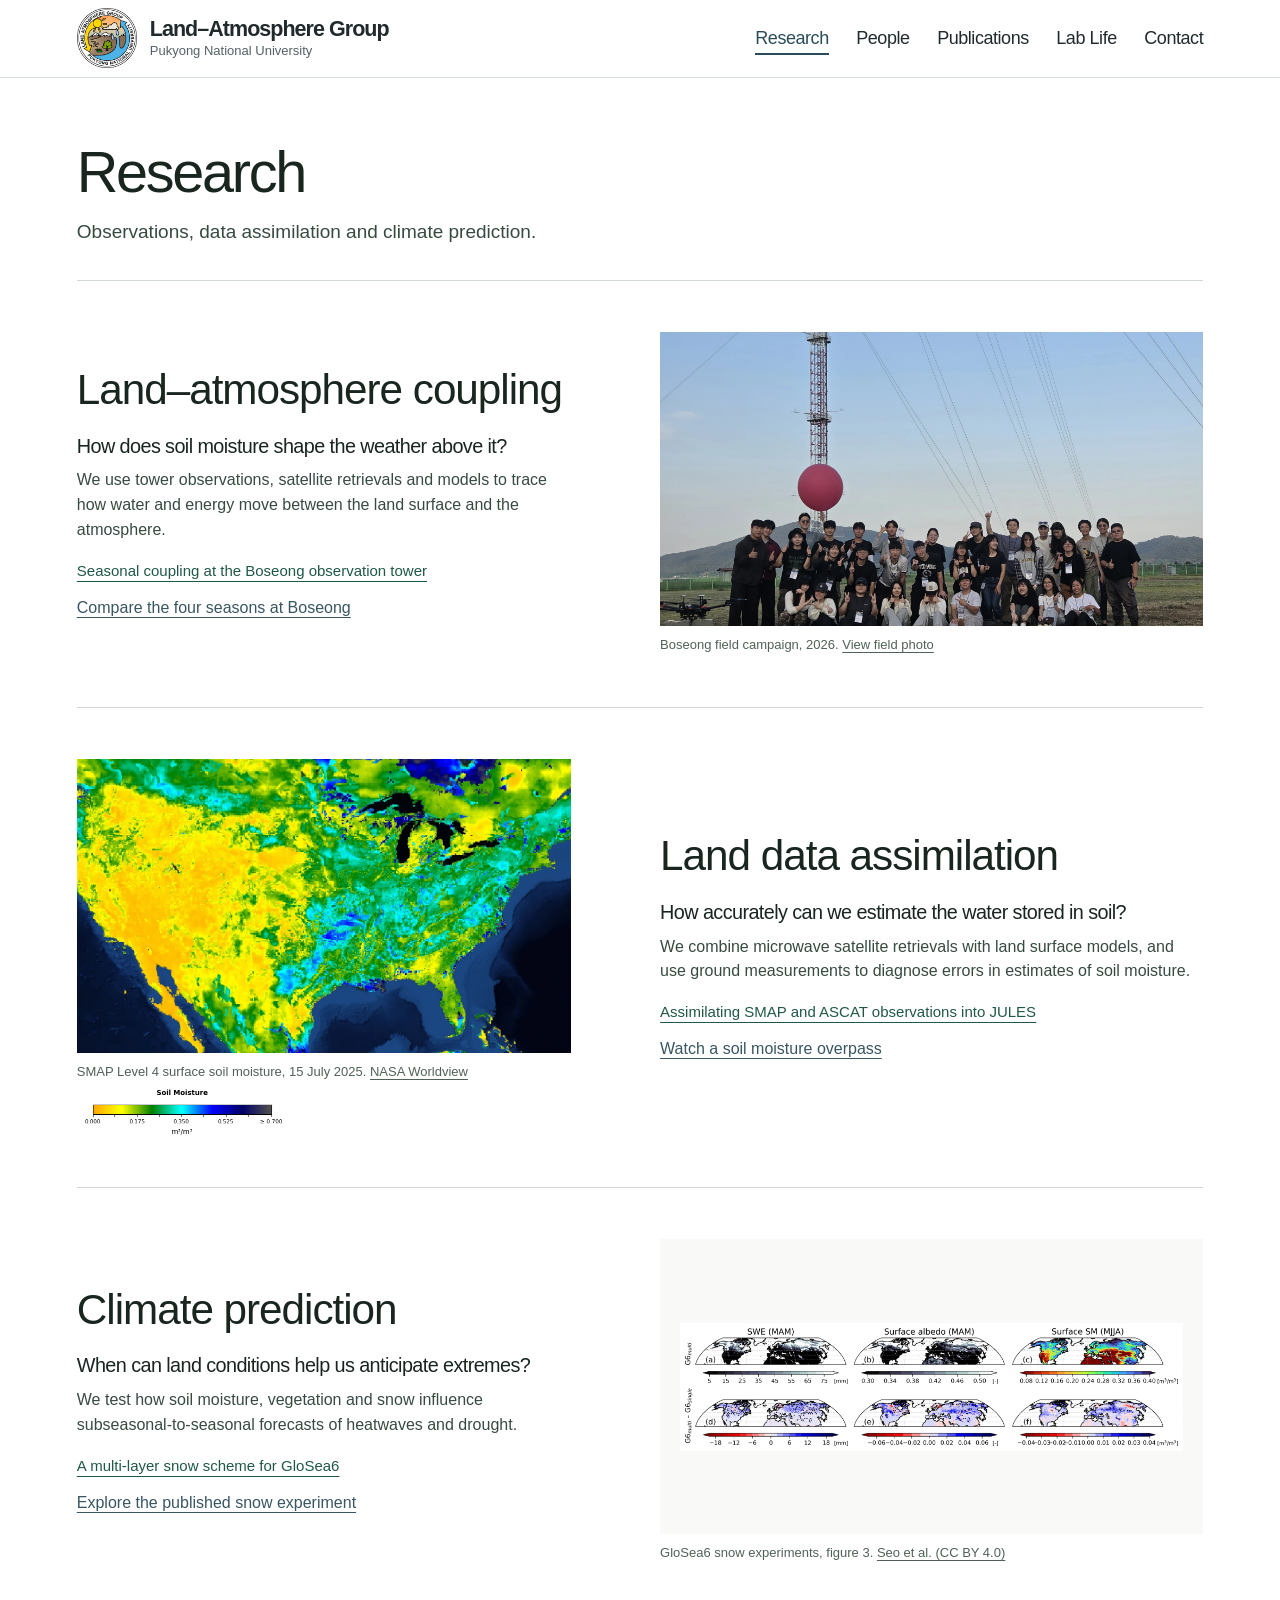
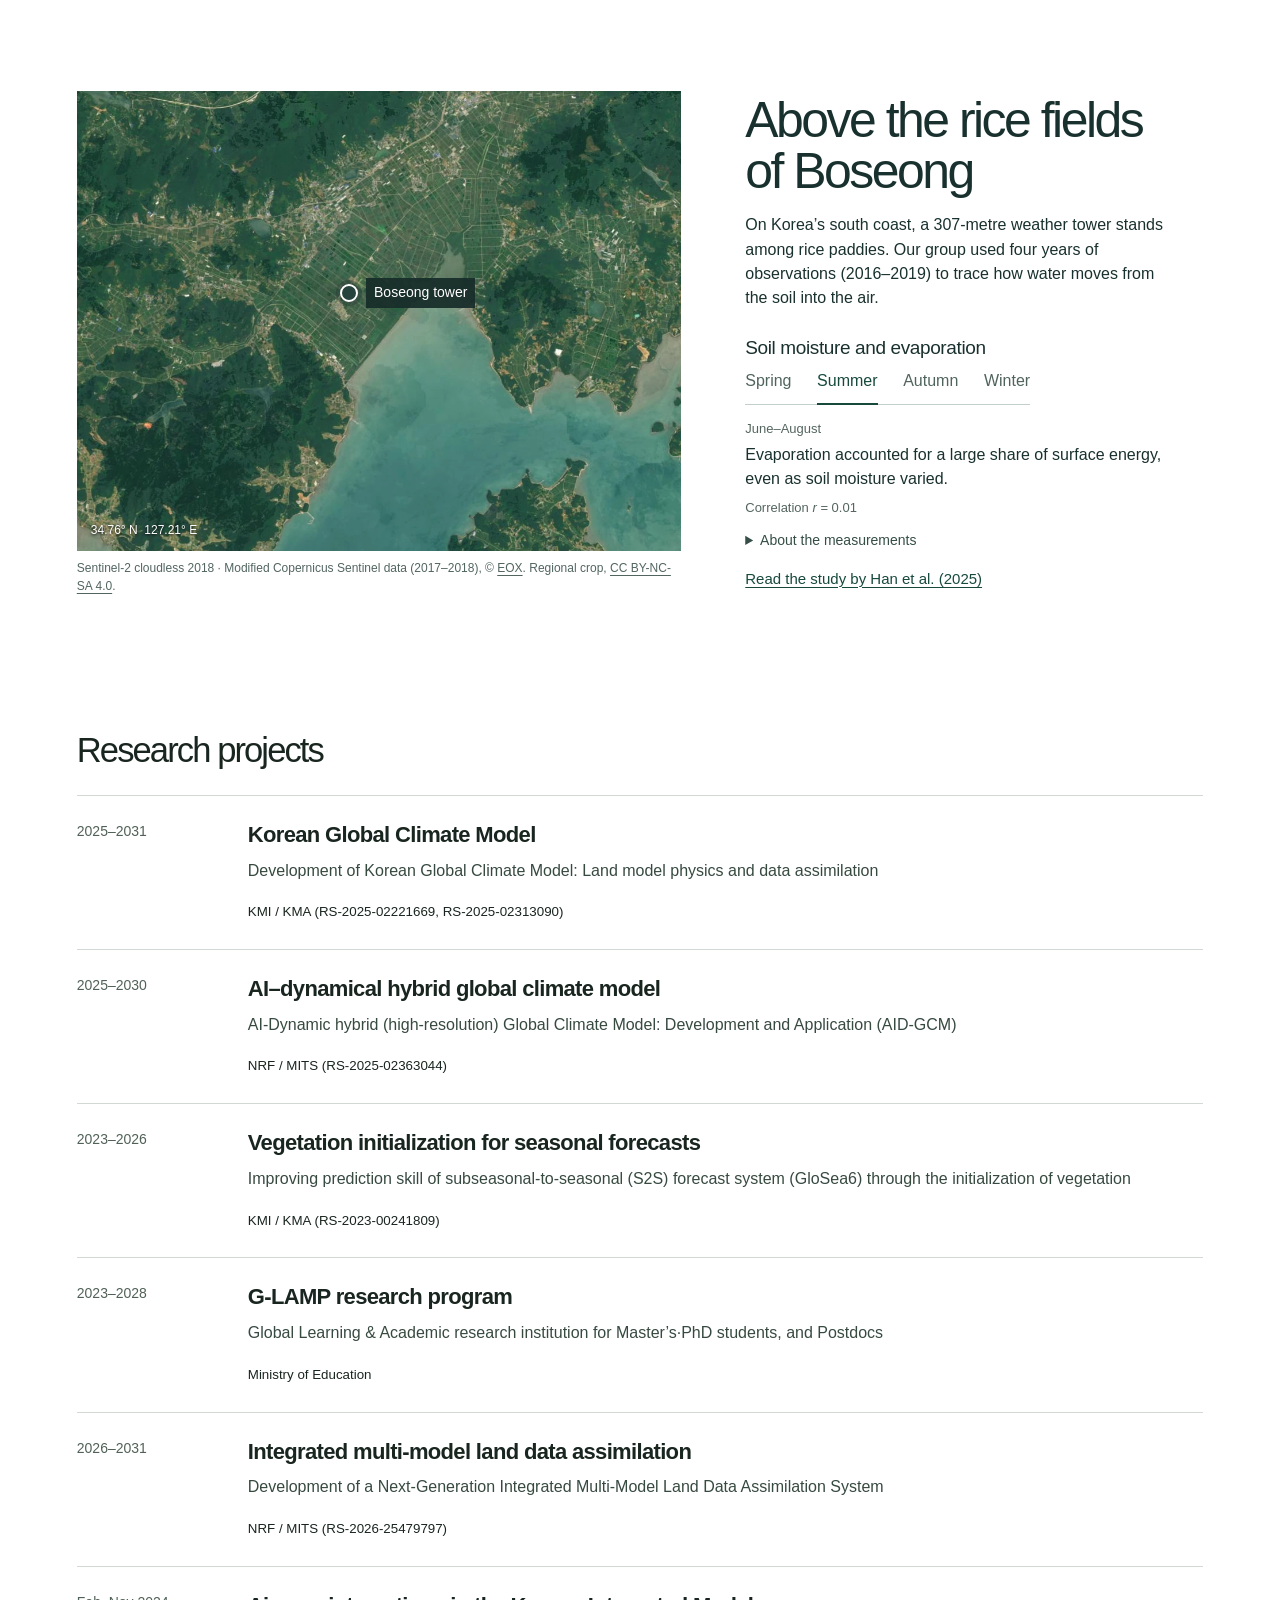
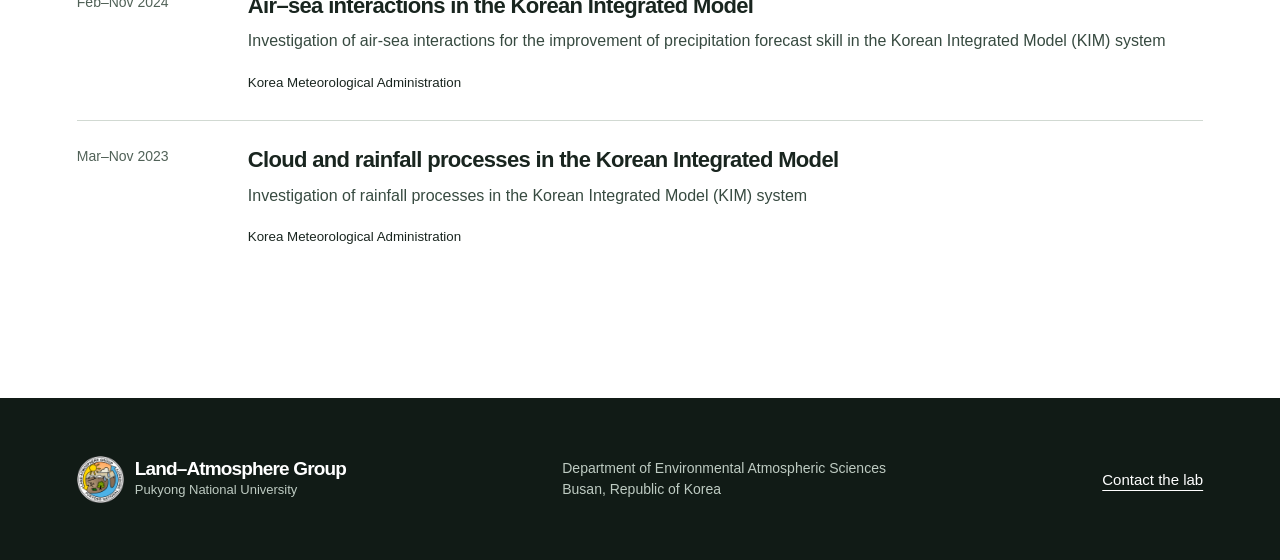
<file: research.html>
<!doctype html><html lang="en"><head><meta charset="utf-8"><meta name="viewport" content="width=device-width,initial-scale=1"><meta name="theme-color" content="#102836"><meta name="description" content="The Land–Atmosphere Group at Pukyong National University studies land–atmosphere interactions, land data assimilation and climate prediction."><title>Research | PKNU Land–Atmosphere Group</title><link rel="icon" href="img/lag-logo.png"><link rel="stylesheet" href="style.css?v=mast2"><script src="site.js" defer></script><link rel="stylesheet" href="boseong.css"><script src="season-study.js?v=boseong2" defer></script></head><body><a class="skip" href="#content">Skip to content</a><header><div class="wrap mast"><a class="identity" href="index.html" aria-label="Land–Atmosphere Group home"><img src="img/lag-logo.png" alt=""><span><b>Land–Atmosphere Group</b><small>Pukyong National University</small></span></a><button class="menu" aria-controls="main-nav" aria-expanded="false">Menu</button><nav aria-label="Main navigation" id="main-nav"><a href="research.html" aria-current="page">Research</a><a href="people.html">People</a><a href="publications.html">Publications</a><a href="journal.html">Lab Life</a><a href="contact.html">Contact</a></nav></div></header><main id="content"><div class="wrap content"><div class="page-title"><h1>Research</h1><p>Observations, data assimilation and climate prediction.</p></div><article class="researchrow" id="coupling"><div class="research-text"><h2>Land–atmosphere coupling</h2><div><h3>How does soil moisture shape the weather above it?</h3><p>We use tower observations, satellite retrievals and models to trace how water and energy move between the land surface and the atmosphere.</p><a href="https://doi.org/10.14191/Atmos.2025.35.2.225" class="textlink">Seasonal coupling at the Boseong observation tower</a><a class="research-explore" href="#boseong-seasons">Compare the four seasons at Boseong</a></div></div><figure class="research-plate"><div><a href="journal.html#photo-01"><img src="img/01-boseong-iop-with-pknu-ntu-gist-28-sep-2-oct-2026.webp" loading="lazy" alt="Researchers at the foot of the Boseong observation tower"></a></div><figcaption>Boseong field campaign, 2026. <a href="journal.html#photo-01">View field photo</a></figcaption></figure></article><article class="researchrow" id="assimilation"><div class="research-text"><h2>Land data assimilation</h2><div><h3>How accurately can we estimate the water stored in soil?</h3><p>We combine microwave satellite retrievals with land surface models, and use ground measurements to diagnose errors in estimates of soil moisture.</p><a href="https://doi.org/10.1016/j.rse.2020.112222" class="textlink">Assimilating SMAP and ASCAT observations into JULES</a><a class="research-explore" href="index.html#track-map">Watch a soil moisture overpass</a></div></div><figure class="research-plate"><div><img src="img/us-soil-moisture.webp" loading="lazy" alt="Map of analyzed surface soil moisture across the contiguous United States"></div><figcaption>SMAP Level 4 surface soil moisture, 15 July 2025. <a href="https://worldview.earthdata.nasa.gov/?l=SMAP_L4_Analyzed_Surface_Soil_Moisture&amp;t=2025-07-15">NASA Worldview</a></figcaption><img class="plate-legend" src="img/moisture-legend.png" alt="NASA colour scale for surface soil moisture"></figure></article><article class="researchrow" id="prediction"><div class="research-text"><h2>Climate prediction</h2><div><h3>When can land conditions help us anticipate extremes?</h3><p>We test how soil moisture, vegetation and snow influence subseasonal-to-seasonal forecasts of heatwaves and drought.</p><a href="https://doi.org/10.5194/gmd-19-1261-2026" class="textlink">A multi-layer snow scheme for GloSea6</a><a class="research-explore" href="publications.html#folio-snow">Explore the published snow experiment</a></div></div><figure class="research-plate"><div><img src="img/fig-snow.webp" loading="lazy" alt="Published spatial comparisons of spring snow, albedo and summer soil moisture"></div><figcaption>GloSea6 snow experiments, figure 3. <a href="https://doi.org/10.5194/gmd-19-1261-2026">Seo et al. (CC BY 4.0)</a></figcaption></figure></article><section class="boseong-study" aria-labelledby="boseong-title">
  <div id="boseong-seasons" class="boseong-layout">
    <div class="boseong-intro">
      <h2 id="boseong-title">Above the rice&nbsp;fields of Boseong</h2>
      <p>On Korea’s south coast, a 307-metre weather tower stands among rice paddies. Our group used four years of observations (2016–2019) to trace how water moves from the soil into the air.</p>
    </div>
    <figure class="boseong-landscape">
      <div class="site-image">
        <img src="img/boseong-sentinel2-2018.webp" width="1050" height="800" loading="lazy" alt="Sentinel-2 view of rice fields between wooded hills and the coast at Boseong, South Korea.">
        <a class="tower-pin" href="journal.html#photo-01" aria-label="View the field team at Boseong observation tower"><span>Boseong tower</span></a>
        <span class="site-coordinate">34.76° N &nbsp;127.21° E</span>
      </div>
      <figcaption>Sentinel-2 cloudless 2018 · Modified Copernicus Sentinel data (2017–2018), © <a href="https://maps.eox.at/">EOX</a>. Regional crop, <a href="https://creativecommons.org/licenses/by-nc-sa/4.0/">CC BY-NC-SA 4.0</a>.</figcaption>
    </figure>
    <div class="boseong-results">
      <h3>Soil moisture and evaporation</h3>
      <div class="season-switch" role="group" aria-label="Compare seasons" hidden>
          <button type="button" data-season="Spring" aria-controls="boseong-reading" aria-pressed="false">Spring</button>
          <button type="button" data-season="Summer" aria-controls="boseong-reading" aria-pressed="true">Summer</button>
          <button type="button" data-season="Autumn" aria-controls="boseong-reading" aria-pressed="false">Autumn</button>
          <button type="button" data-season="Winter" aria-controls="boseong-reading" aria-pressed="false">Winter</button>
      </div>
      <div id="boseong-reading" aria-live="polite">
          <div data-fit="Spring"><p class="season-range">March–May</p><p>As the soil grew wetter, a larger share of surface energy went into evaporation.</p><small>Correlation <i>r</i> = 0.35</small></div>
          <div data-fit="Summer"><p class="season-range">June–August</p><p>Evaporation accounted for a large share of surface energy, even as soil moisture varied.</p><small>Correlation <i>r</i> = 0.01</small></div>
          <div data-fit="Autumn"><p class="season-range">September–November</p><p>The link was strongest in autumn. Wetter soils were associated with a larger share of energy going into evaporation.</p><small>Correlation <i>r</i> = 0.59</small></div>
          <div data-fit="Winter"><p class="season-range">December–February</p><p>Evaporative fraction was most sensitive to soil moisture in winter. A small change in soil moisture corresponded to the steepest change in the fitted relationship.</p><small>Correlation <i>r</i> = 0.51</small></div>
      </div>
      <details class="boseong-method">
        <summary>About the measurements</summary>
        <p>Figure 6 compares soil moisture 5 cm below the surface with evaporative fraction, the share of turbulent heat flux carried as latent heat. The tower site recorded surface heat fluxes at 2.5 m and air temperature and humidity up to 300 m. Each correlation uses daily values averaged over 2016–2019.</p>
      </details>
      <a class="boseong-paper" href="https://doi.org/10.14191/Atmos.2025.35.2.225">Read the study by Han et al. (2025)</a>
    </div>
  </div>
</section><section class="section" id="projects"><div class="sectionhead"><h2>Research projects</h2></div><article class="project"><small>2025–2031</small><div><h3>Korean Global Climate Model</h3><p>Development of Korean Global Climate Model: Land model physics and data assimilation</p><small>KMI / KMA (RS-2025-02221669, RS-2025-02313090)</small></div></article><article class="project"><small>2025–2030</small><div><h3>AI–dynamical hybrid global climate model</h3><p>AI-Dynamic hybrid (high-resolution) Global Climate Model: Development and Application (AID-GCM)</p><small>NRF / MITS (RS-2025-02363044)</small></div></article><article class="project"><small>2023–2026</small><div><h3>Vegetation initialization for seasonal forecasts</h3><p>Improving prediction skill of subseasonal-to-seasonal (S2S) forecast system (GloSea6) through the initialization of vegetation</p><small>KMI / KMA (RS-2023-00241809)</small></div></article><article class="project"><small>2023–2028</small><div><h3>G-LAMP research program</h3><p>Global Learning &amp; Academic research institution for Master’s·PhD students, and Postdocs</p><small>Ministry of Education</small></div></article><article class="project"><small>2026–2031</small><div><h3>Integrated multi-model land data assimilation</h3><p>Development of a Next-Generation Integrated Multi-Model Land Data Assimilation System</p><small>NRF / MITS (RS-2026-25479797)</small></div></article><article class="project"><small>Feb–Nov 2024</small><div><h3>Air–sea interactions in the Korean Integrated Model</h3><p>Investigation of air-sea interactions for the improvement of precipitation forecast skill in the Korean Integrated Model (KIM) system</p><small>Korea Meteorological Administration</small></div></article><article class="project"><small>Mar–Nov 2023</small><div><h3>Cloud and rainfall processes in the Korean Integrated Model</h3><p>Investigation of rainfall processes in the Korean Integrated Model (KIM) system</p><small>Korea Meteorological Administration</small></div></article></section></div></main><footer><div class="wrap foot"><a class="identity" href="index.html" aria-label="Land–Atmosphere Group home"><img src="img/lag-logo.png" alt=""><span><b>Land–Atmosphere Group</b><small>Pukyong National University</small></span></a><div>Department of Environmental Atmospheric Sciences<br>Busan, Republic of Korea</div><a href="contact.html">Contact the lab</a></div></footer></body></html>
</file>
<file: style.css>
:root{--type-sans:Arial,Helvetica,sans-serif;--ink:#142631;--text:#364c59;--muted:#536775;--blue:#125575;--line:#d5dfe2;--mist:#f0f5f6;--wrap: min(1280px,88%);font-family:var(--type-sans);color:var(--ink);font-size:16px;line-height:1.55;font-synthesis:none}*{box-sizing:border-box}body{margin:0;background:#fff}h1,h2,h3,p,figure{margin:0}a{color:inherit}:where(h1,h2,h3,h4,h5,h6,b,strong){font-weight:400}button,select,input{font:inherit}a:focus-visible,summary:focus-visible,button:focus-visible,input:focus-visible,select:focus-visible{outline:3px solid #e68938;outline-offset:4px}.wrap{width:var(--wrap);margin-inline:auto}.skip{position:absolute;left:-9999px}.skip:focus{left:8px;z-index:4;background:#fff;padding:12px}.mast,.identity,nav,.foot,.sectionhead,.linkset,.journalnav{display:flex;align-items:center}.mast{min-height:70px;justify-content:space-between;gap:28px}header{border-bottom:1px solid var(--line)}.identity{gap:11px;text-decoration:none;flex-shrink:0}.identity img{width:47px;height:47px;object-fit:contain}.identity span{display:grid}.identity b{font-size:19px;letter-spacing:-.045em;line-height:1.18}.identity small{font-size:13px;line-height:1.55;color:var(--muted)}nav{gap:clamp(18px,2.5vw,42px)}nav a{font-size:15px;font-weight:400;padding:14px 0;text-decoration:none}nav a:hover,nav a[aria-current]{color:var(--blue);text-decoration:underline;text-underline-offset:7px}.menu{display:none}.cover{color:white;background-color:#0e2b38;background-image:linear-gradient(90deg,rgba(8,28,41,.97) 0%,rgba(9,30,40,.91) 18%,rgba(10,31,41,.71) 40%,rgba(10,31,41,.18) 70%,rgba(9,30,40,.05)),url("img/korea-aqua.webp");background-position:center,center 70%;background-size:cover;position:relative;isolation:isolate}.coverbody{padding-block:clamp(54px,5.5vw,90px) 56px}.department{font-weight:400;font-size:15px;letter-spacing:.015em;display:flex;align-items:center;gap:13px;color:#e2edf0}.department:before{content:"";width:28px;height:2px;background:#8bd2e1}.cover h1{font-size:clamp(58px,7.15vw,114px);font-weight:400;letter-spacing:-.066em;line-height:.99;margin:23px 0}.mission{font-size:clamp(17px,1.3vw,21px);color:#f2f7f9;line-height:1.5;max-width:510px;text-wrap:pretty}.primary{display:inline-flex;align-items:center;justify-content:center;color:#102733;background:#fff;padding:12px 22px;border-radius:24px;text-decoration:none;font-size:15px;font-weight:400;margin-top:27px}.primary:hover{background:#d6eff4}.credit{display:flex;justify-content:flex-end;padding-bottom:14px}.credit a{color:#fff;background:#122a36d9;padding:5px 10px;text-decoration:none;font-size:12px;line-height:1.45}.credit a:hover{text-decoration:underline}.overview{display:grid;grid-template-columns:.85fr 1.15fr;gap:5vw;padding-block:clamp(45px,5vw,80px)}h2{font-size:clamp(28px,3.2vw,52px);font-weight:400;letter-spacing:-.055em;line-height:1.13}.overview p,.page-title p,.project p,.researchrow p,.person p,.pi p,.contact p,.field p{color:var(--text)}.overview p{margin:14px 0;max-width:280px}.topiclist{border-top:1px solid var(--line)}.topic{font-size:clamp(21px,2vw,32px);letter-spacing:-.035em;text-decoration:none;display:flex;justify-content:space-between;align-items:center;gap:18px;border-bottom:1px solid var(--line);padding:15px 2px;font-weight:400}.topic:after{content:"";width:7px;height:7px;border-top:1.5px solid var(--blue);border-right:1.5px solid var(--blue);transform:rotate(45deg);margin-right:5px}.topic:hover{color:var(--blue);background:#f8fafb}.section,.group{padding-block:clamp(38px,4.6vw,70px)}.tinted{background:var(--mist)}.sectionhead{justify-content:space-between;gap:16px;margin:0 0 25px}.sectionhead h2{font-size:clamp(26px,2.7vw,40px)}.textlink,.linkset a,.journalnav a,.doi,.foot>a{color:var(--blue);text-decoration:underline;text-underline-offset:5px;font-weight:400;font-size:15px}.paper,.project,.researchrow{display:grid;gap:26px;padding:25px 0;border-top:1px solid var(--line)}.paper{grid-template-columns:70px 1fr 36px}.paper .year,.project>small,.paper small,.field small,.pi small,.news small{color:var(--muted);font-size:14px;font-weight:400}.paper h3{font-weight:400;font-size:clamp(19px,1.65vw,26px);line-height:1.27;letter-spacing:-.03em;margin:5px 0 7px}.paper h3 a{text-decoration:none}.paper h3 a:hover{text-decoration:underline;text-underline-offset:4px}.paper p{color:var(--muted);font-size:15px}.field{display:grid;grid-template-columns:1.05fr 1fr;align-items:center;gap:6%;padding-block:clamp(40px,5.5vw,80px)}.field img{width:100%;display:block;max-height:350px;object-fit:cover;object-position:50% 65%}.field h2{margin:10px 0 16px}.field p{margin-bottom:18px;max-width:450px}.foot{justify-content:space-between;gap:25px;padding-block:35px}.foot>div{color:var(--muted);font-size:14px}footer{background:#f6f8f9;border-top:1px solid var(--line)}.page-title{padding:clamp(42px,5vw,82px) 0 33px}.page-title h1{font-weight:400;line-height:1;letter-spacing:-.065em;font-size:clamp(50px,5.6vw,83px)}.page-title p{font-size:19px;margin-top:14px}.content{padding-bottom:65px}.researchrow{grid-template-columns:.8fr 1.2fr;gap:5vw;padding-block:34px}.researchrow h2{font-size:clamp(25px,2.6vw,38px)}h3{line-height:1.3}.researchrow h3,.project h3,.person h3{font-size:22px;letter-spacing:-.03em;font-weight:400}.researchrow p,.project p{margin:9px 0 16px}.project{grid-template-columns:145px 1fr}.pi,.contact{display:grid;gap:clamp(20px,4vw,65px);padding:clamp(22px,3.5vw,52px);background:var(--mist);align-items:center}.pi{grid-template-columns:minmax(180px,270px) 1fr}.pi img{width:100%;max-height:300px;object-fit:contain}.pi h2{margin:5px 0}.pi p{margin:8px 0;max-width:690px}.linkset,.journalnav{gap:20px;margin:14px 0}.people-grid,.gallery{display:grid;gap:24px;grid-template-columns:repeat(4,minmax(0,1fr))}.person img{display:block;width:100%;height:200px;object-fit:contain;background:#f1f4f5;margin-bottom:14px}.person p{margin-top:6px}.group+.group{padding-top:5px}.filters{display:flex;gap:14px}.filters label{font-size:14px;color:var(--text);font-weight:400}.filters label:first-child{width:min(100%,580px)}input,select{display:block;width:100%;border:1px solid #acbdc5;color:var(--ink);background:white;border-radius:5px;padding:11px 15px;margin:5px 0}#count{margin:15px 0;color:var(--muted);font-size:15px}.news{list-style:none;padding:0}.news li{display:grid;grid-template-columns:110px 1fr;gap:20px;border-top:1px solid var(--line);padding:15px 0}.gallery{grid-template-columns:repeat(3,minmax(0,1fr))}.gallery img{display:block;width:100%;aspect-ratio:4/3;object-fit:cover}.gallery figcaption{font-size:15px;margin-top:8px}summary{cursor:pointer;color:var(--blue)}.journalnav{margin-bottom:30px}.contact{grid-template-columns:1fr 1fr;align-items:start}.contact h2{font-size:30px}.contact p{margin:12px 0}.menu,dialog button{cursor:pointer;border:1px solid #adbec5;background:white;padding:9px 15px;border-radius:25px}dialog{max-width:min(90vw,1000px);border:0;padding:16px}dialog img{display:block;margin:auto;max-width:100%;max-height:72vh}dialog::backdrop{background:#0e202ce8}dialog button{margin-left:auto;display:block;margin-bottom:8px}dialog p{margin-top:8px}[hidden]{display:none!important}@media(max-width:860px){.mast{gap:16px}nav{gap:17px}.identity b{font-size:17px}.identity img{width:40px;height:40px}.people-grid{grid-template-columns:repeat(3,1fr)}}@media(max-width:720px){:root{--wrap:90%}.mast{flex-wrap:wrap;min-height:68px;gap:0}.menu{display:block}.mast nav{display:none;width:100%;flex-wrap:wrap;gap:2px 23px;padding:6px 0 13px}.mast nav.open{display:flex}.mast nav a{padding:8px 0}.cover{background-position:center,62% center;background-image:linear-gradient(90deg,#0d2436eb,#102a38be 64%,#102a387d),url("img/korea-aqua.webp")}.coverbody{padding:47px 0 35px}.department{font-size:13px;max-width:310px}.department:before{width:16px;flex-shrink:0}.cover h1{font-size:clamp(40px,10.6vw,72px);margin:22px 0 18px}.mission{max-width:420px}.credit{justify-content:flex-start}.credit a{font-size:11px}.overview,.field,.pi,.researchrow,.contact{grid-template-columns:1fr;gap:24px}.overview p{max-width:100%}.topic{font-size:23px}.foot{align-items:flex-start;flex-direction:column;gap:18px}.paper{grid-template-columns:1fr 35px;gap:4px 9px}.paper .year{grid-column:1/-1}.people-grid,.gallery{grid-template-columns:repeat(2,minmax(0,1fr));gap:20px 13px}.person img{height:170px}.pi img{max-height:225px}.project{grid-template-columns:1fr;gap:6px}.news li{display:block}.news small{display:block}.gallery figcaption{font-size:14px}.person h3{font-size:20px}.filters label:last-child{min-width:98px}.page-title+.section{padding-top:0}}@media(prefers-reduced-motion:no-preference){html{scroll-behavior:smooth}}
/* Satellite viewer and university affiliation */
:root {
  --page-tracking: -.04em;
  font-family: var(--type-sans);
}
.affiliation { border-bottom: 1px solid #dce5eb; }
.affiliation-content { min-height: 77px; display: flex; align-items: center; justify-content: space-between; gap: 12px 28px; flex-wrap: wrap; padding: 16px 0; }
.affiliation-content a { display: inline-flex; align-items: center; min-height: 42px; }
.affiliation-content img { display: block; width: clamp(211px, 23vw, 318px); height: auto; }
.affiliation-content span { font-size: 14px; color: #48616c; }

/* Research figure previews */
.study-grid { display: grid; grid-template-columns: repeat(3, minmax(0, 1fr)); gap: 20px; }
.study-card { min-width: 0; }
.study-open {
  display: grid;
  grid-template-rows: 166px 1fr;
  text-align: left;
  cursor: pointer;
  width: 100%;
  height: 100%;
  border: 1px solid #d7e1e7;
  border-radius: 15px;
  padding: 0;
  overflow: hidden;
  background: #fff;
  color: var(--ink);
  transition: transform 240ms ease, box-shadow 240ms ease, border-color 240ms ease;
}
.study-open:hover, .study-open:focus-visible { transform: translateY(-4px); box-shadow: 0 14px 28px #12334b14; border-color: #a3c4d9; }
.study-visual { display: grid; width: 100%; place-items: center; padding: 17px; border-bottom: 1px solid #deeaef; }
.study-visual img { max-width: 100%; width: 100%; height: 132px; object-fit: contain; display: block; }
.study-content { display: flex; padding: 20px; flex-direction: column; gap: 8px; align-items: flex-start; }
.study-content small { color: #526775; font-size: 13px; }
.study-content strong { font-size: clamp(20px, 1.75vw, 26px); letter-spacing: -.04em; line-height: 1.14; }
.study-cta { display: inline-flex; gap: 10px; align-items: center; margin-top: auto; padding-top: 10px; font-size: 14px; font-weight: 400; color: #125575; }
.study-cta span { font-size: 19px; }
.archive-title { font-size: clamp(26px, 3vw, 40px); margin: 50px 0 21px; }
.paper-dialog { padding: 0; border-radius: 16px; width: min(92vw, 800px); color: var(--ink); max-height: 90vh; }
.dialog-body { padding: clamp(18px, 4vw, 36px); }
.dialog-body > small { color: #315975; font-weight: 400; }
.dialog-body h2 { font: 700 clamp(26px,3.1vw,40px)/1.12 var(--type-sans); letter-spacing: -.022em; margin: 8px 0; }
.dialog-body p { color: #3b5262; margin: 12px 0 18px; }
.dialog-body img { max-height: 46vh; object-fit: contain; }
.dialog-body figcaption { margin-top: 9px; font-size: 13px; color: #4c656f; }
.linkset { flex-wrap: wrap; gap: 8px 16px; }

/* Field photo stories */
.photo-story { border-radius: 17px; background: #102937; color: #fff; overflow: hidden; }
.story-panel { position: relative; }
.story-frame { position: relative; width: 100%; }
.story-frame .photo-open { display: block; background: #081c29; }
.story-frame img { display: block; width: 100%; height: clamp(228px, 38vw, 510px); object-fit: contain; }
.story-frame figcaption { padding: 16px 20px 0; font-size: clamp(17px, 2vw, 23px); letter-spacing: -.025em; }
.story-controls { display: flex; align-items: center; padding: 14px 18px 18px; gap: 9px; }
.story-controls > button { cursor: pointer; width: 44px; height: 44px; border-radius: 50%; border: 1px solid #7494a5; color: #fff; background: #163847; }
.story-controls > button:hover { background: #285265; }
.story-rail { flex: 1; display: flex; margin-left: 4px; gap: 6px; overflow: auto; padding: 6px 3px; }
.story-rail button { flex: 0 0 clamp(44px, 7vw, 82px); cursor: pointer; height: clamp(40px, 5vw, 60px); overflow: hidden; border: 2px solid transparent; border-radius: 6px; padding: 0; background: #102937; opacity: .7; }
.story-rail button[aria-pressed="true"], .story-rail button:hover { border-color: #e5f5ff; opacity: 1; }
.story-rail img { width: 100%; height: 100%; object-fit: cover; }
.photo-archive-title { margin: 36px 0 18px; font-size: 23px; }
.gallery .photo-open { display: block; overflow: hidden; border-radius: 9px; background: #eaf1f4; }
.gallery img { transition: transform 330ms ease; }
.gallery .photo-open:hover img { transform: scale(1.055); }
.light-actions button { margin: 0 0 8px; }
@keyframes show-story { from { opacity: .45; } to { opacity: 1; } }
@media (prefers-reduced-motion: no-preference) {
  .story-frame:not([hidden]) { animation: show-story 360ms ease both; }
}

@media (max-width: 820px) {
  .study-grid { gap: 12px; }
  .study-content { padding: 15px; }
}
@media (max-width: 640px) {
  .affiliation-content { justify-content: center; gap: 3px; }
  .affiliation-content span { width: 100%; text-align: center; font-size: 12px; }
  .study-grid { grid-template-columns: minmax(0, 1fr); }
  .study-open { grid-template-rows: 140px 1fr; }
  .study-visual img { height: 106px; }
  .story-controls { padding-inline: 10px; gap: 6px; }
}
@media (prefers-reduced-motion: reduce) {
  .study-open:hover { transform: none; }
}

:root {
  --ink: #19251f;
  --text: #374a40;
  --muted: #506157;
  --line: #d1d9d2;
  --mist: #edf1ed;
  --blue: #205848;
}
body:not(.orbital-home) > header { background: #fff; border-bottom: 1px solid #d5dcdd; color: #202a2d; }
body:not(.orbital-home) > header .identity small { color: #546166; }
body:not(.orbital-home) > header nav a:hover,
body:not(.orbital-home) > header nav a[aria-current] { color: #294c58; }
.skip:focus { z-index: 9; color: #14221a; }
:root { --page-heading-size: clamp(2.5rem, 4.5vw, 4rem); }
.page-title h1 { font-size: var(--page-heading-size); line-height: 1.07; letter-spacing: var(--page-tracking); }
.pi { padding: 0; background: transparent; grid-template-columns: minmax(190px,.7fr) 1.45fr; }
.pi > img { background: #edf1ed; max-height: 370px; }
.pi h2 { margin: 10px 0 14px; font-size: clamp(36px,4.7vw,78px); }
.people-grid { gap: clamp(18px,2.2vw,38px); }
.person { padding-top: 12px; border-top: 1px solid var(--line); }
.person img { height: clamp(190px,19vw,260px); background: #f2f4f1; }
.researchrow { grid-template-columns: minmax(0,1fr) minmax(0,1.1fr); align-items: center; gap: clamp(30px,7vw,100px); padding: clamp(30px,4vw,68px) 0; }
.research-text h2 { margin-bottom: 20px; font: 400 clamp(30px,3.3vw,50px)/1.1 var(--type-sans); letter-spacing: -.024em; }
.research-text h3 { font-size: clamp(19px,1.55vw,27px); }
.research-plate > div { background: #f1f4f0; }
.research-plate > div > a { display:block; }
.research-plate > div img { display: block; width: 100%; height: clamp(210px,23vw,340px); object-fit: cover; }
#prediction .research-plate > div > img { object-fit: contain; padding: 20px; background: #f9faf8; }
.research-plate figcaption,.campus-photo figcaption { font-size: 13px; color: var(--muted); margin-top: 9px; }
.research-plate figcaption a { text-underline-offset: 3px; }
.plate-legend { width: min(210px,70%); height: auto; display: block; margin-top: 6px; }
.researchrow:nth-of-type(2) .research-plate { grid-column: 1; grid-row: 1; }
.researchrow:nth-of-type(2) .research-text { grid-column: 2; grid-row: 1; }
.photo-story { border-radius: 0; background: #101915; }
.story-frame .photo-open { background: #101915; }
.story-frame img { height: clamp(250px, 43vw, 590px); }
.gallery .photo-open { border-radius: 0; }
.gallery figcaption { color: #39483f; }
.campus-photo { margin-top: 36px; max-width: 840px; }
.campus-photo > img { display: block; width: 100%; height: auto; }
.campus-photo figcaption { display: flex; gap: 15px; justify-content: space-between; }
footer { background: #111b16; color: #fff; border-top: 0; }
.foot { padding-block: clamp(38px,4.5vw,68px); }
.foot .identity small,.foot>div { color: #becbc2; }
.foot > .identity { color: white; text-decoration: none; }
.foot>a:last-child { color: #fff; }
@media (max-width: 720px) {
  body:not(.orbital-home) > header .menu { background: transparent; border-color: #9ba6a7; color: #25363b; }
  .pi,.researchrow { grid-template-columns: 1fr; }
  .pi > img { width: min(260px, 90%); }
  .person img { height: clamp(150px,43vw,230px); }
  .researchrow:nth-of-type(2) .research-plate,.researchrow:nth-of-type(2) .research-text { grid-column: auto; grid-row: auto; }
}

/* Primary navigation */
.mast #main-nav { gap: clamp(18px, 2.15vw, 38px); }
.mast #main-nav a {
  position: relative; display: inline-flex; align-items: center;
  min-height: 48px; padding: 0; text-decoration: none;
  font: 400 clamp(18px, 1.38vw, 21px)/1.2 var(--type-sans);
  letter-spacing: -.025em; white-space: nowrap;
}
.mast #main-nav a::after {
  content: ""; position: absolute; left: 0; right: 0; bottom: 7px;
  height: 2px; background: currentColor; transform: scaleX(0); transform-origin: left;
  transition: transform 180ms ease-out;
}
.mast #main-nav a:is(:hover,:focus-visible,[aria-current="page"])::after { transform: scaleX(1); }
.mast :is(a,button):focus-visible { outline: 2px solid currentColor; outline-offset: 3px; }
@media (max-width: 940px) {
  header .mast { flex-wrap: wrap; gap: 0; align-content: center; }
  header .mast > .identity { min-height: 68px; }
  header .mast .menu {
    display: inline-flex; align-items: center; gap: 9px; min-height: 44px;
    background: transparent; color: inherit; border: 0; padding: 0 2px 0 10px;
    font: 400 17px/1.2 var(--type-sans);
  }
  .mast .menu::before {
    content: ""; width: 16px; height: 7px; border-block: 1.5px solid;
    transition: transform 180ms ease;
  }
  .mast .menu[aria-expanded="true"]::before { transform: rotate(90deg); }
  .mast #main-nav { display: none; width: 100%; padding: 6px 0 16px; }
  .mast #main-nav.open { display: grid; grid-template-columns: repeat(2, minmax(0, 1fr)); gap: 0 24px; }
  .mast #main-nav a { border-top: 1px solid color-mix(in srgb, currentColor 24%, transparent); }
  .mast #main-nav a::after { right: auto; width: 22px; bottom: 4px; }
}
@media (prefers-reduced-motion: reduce) {
  .mast #main-nav a::after, .mast .menu::before { transition: none; }
}

.research-explore { display: block; width: fit-content; margin-top: 12px; color: #385662; text-underline-offset: .22em; }
.journal-index { display: flex; align-items: baseline; justify-content: space-between; flex-wrap: wrap; gap: 8px 28px; margin-block: 36px 16px; }
.journal-index .photo-archive-title { margin: 0; }
.journal-index nav { display: flex; flex-wrap: wrap; gap: 20px; }
.journal-index a { font: 400 1rem var(--type-sans); padding: 10px 0; color: #37525b; text-decoration: underline; text-underline-offset: .24em; }
.journal-year { display: grid; grid-template-columns: minmax(70px,.16fr) minmax(0,1fr); gap: clamp(16px,3vw,44px); align-items: start; border-top: 1px solid #b2bfc0; padding-top: 18px; margin-block: 0 42px; scroll-margin-top: 20px; }
.journal-year h4 { position: sticky; top: 16px; margin: 0; font: 400 clamp(1.7rem,2.6vw,2.7rem)/1.05 var(--type-sans); letter-spacing: -.03em; }
.journal-year .gallery { margin: 0; }
@media (max-width: 760px) {
  .journal-year { grid-template-columns: 1fr; gap: 14px; }
  .journal-year h4 { position: static; }
}

.identity b, .project h3 { font-weight: 700; }

.tower-summary { padding-block: 18px; border-top: 1px solid #a5b4b5; }
.tower-summary figcaption { font-size: 1.15rem; color: #234048; margin-bottom: 12px; }
.tower-summary .height-profile div { display: grid; grid-template-columns: 4.75rem 1fr; gap: 8px; align-items: baseline; padding: 8px 0; border-top: 1px solid #dde4e4; }
.tower-summary dt { font-size: 1.15rem; }
.tower-summary dd { margin: 0; }

/* The lab signature in the primary masthead. */
header .mast > .identity { gap:clamp(9px,1vw,15px); min-height:clamp(76px,6vw,89px); }
header .mast > .identity img { width:clamp(56px,4.7vw,69px); height:auto; aspect-ratio:1; }
header .mast > .identity b { font-size:clamp(20px,1.68vw,26px); line-height:1.12; letter-spacing:-.045em; }
header .mast > .identity small { font-size:clamp(13px,1vw,15px); line-height:1.5; }
@media(max-width:600px) {
  header .mast > .identity { min-height:72px; gap:8px; }
  header .mast > .identity img { width:clamp(44px,12vw,54px); }
  header .mast > .identity b { font-size:clamp(16.5px,4.65vw,21px); }
  header .mast > .identity small { font-size:clamp(12px,3.3vw,14px); }
}
@media(max-width:360px) {
  header .mast .menu { width:44px; padding:0; gap:0; font-size:0; justify-content:center; }
}
</file>
<file: bylines.css>
[data-byline] {
  display: block;
  line-height: 2.25;
}

.author-credit {
  display: inline-flex;
  align-items: center;
  vertical-align: middle;
  margin-right: .12em;
  gap: .36em;
  line-height: 1.35;
}

a.author-credit { position: relative; z-index: 1; color: inherit; text-decoration: none; }
a.author-credit:hover, a.author-credit:focus-visible { text-decoration: underline; text-underline-offset: 3px; }

.author-credit img.author-portrait {
  display: inline-block;
  flex: none;
  width: var(--portrait-size, 1.8em);
  height: var(--portrait-size, 1.8em);
  margin: 0;
  object-fit: cover;
  object-position: center 39%;
  border-radius: 50%;
  background: #fff;
  box-shadow: 0 0 0 1px rgb(13 43 59 / 16%);
}
</file>
<file: home.css>
.dispatch { padding-block: clamp(28px,3.6vw,54px); background: #fff; }
.folio-head { display: flex; gap: 20px; justify-content: space-between; align-items: baseline; margin: 0 0 clamp(16px,1.8vw,25px); }
.folio-head h2,.home-research h2 { font:400 clamp(24px,2.2vw,32px)/1.16 var(--type-sans); letter-spacing:-.033em; }
.folio-head > a { font-size: 15px; text-underline-offset: 5px; }
.paper-spread { display: grid; grid-template-columns: 1.13fr 1fr; grid-template-rows: auto auto; gap: 0 clamp(28px, 5vw, 77px); }
.paper-cut { position: relative; border-top: 1px solid #abb9af; display: grid; grid-template-columns: minmax(100px,.52fr) minmax(0,1fr); align-items: center; gap: clamp(16px,2vw,32px); padding-block: 26px; }
.paper-rain { grid-area: 1/1/3/2; padding: 0; align-content: start; display: block; border: 0; }
.cut-figure { background: white; padding: 12px; }
.cut-figure img { display: block; width: 100%; max-height: 155px; object-fit: contain; }
.paper-rain .cut-figure { padding: clamp(16px, 2vw, 36px); }
.paper-rain .cut-figure img { height: clamp(140px, 13vw, 215px); max-height: none; }
.paper-rain .cut-copy { padding: 18px 0 0; }
.cut-copy > small { font-size: 13px; color: #4c5c53; }
.cut-copy > p { color: #3e4d44; max-width: 54ch; margin: 9px 0 15px; }
.cut-copy h3 { margin: 7px 0 13px; line-height: 1.08; }
.cut-copy h3 button { font: 700 clamp(22px, 2vw, 32px)/1.12 var(--type-sans); letter-spacing: -.023em; background: none; border: 0; color: inherit; cursor: pointer; padding: 0; text-align: left; }
.paper-rain h3 button { font-size: clamp(25px,2.35vw,35px); }
.cut-copy h3 button::after { content: ""; position: absolute; inset: 0; }
.cut-copy h3 button:hover { text-decoration: underline; text-underline-offset: .1em; }
.cut-action { display: flex; gap: 10px; align-items: center; margin-top: 14px; font-size: 14px; color: #33483b; }
.cut-action b { font-size: 19px; font-weight: 400; }
.field-notes { padding-block: clamp(32px,4.2vw,64px); }
.photo-spread { display: grid; grid-template-columns: 1.65fr 1fr; gap: 30px clamp(20px,3vw,50px); }
.photo-spread figure { margin: 0; min-width: 0; }
.photo-spread figure:first-child { grid-row: span 2; }
.photo-spread a { display: block; overflow: hidden; }
.photo-spread img { display: block; width: 100%; aspect-ratio: 2.45; object-fit: cover; object-position: center 40%; transition: transform .7s ease; }
.photo-spread figure:first-child img { aspect-ratio: 1.33; }
.photo-spread a:hover img { transform: scale(1.035); }
.photo-spread figcaption { display: flex; gap: 4px 10px; flex-wrap: wrap; justify-content: space-between; margin-top: 9px; color: #47524b; font-size: 14px; }
.photo-spread figcaption b { color: var(--ink); margin-right: 4px; }
.photo-spread small { font-size: 13px; }
@media (max-width: 900px) {

  .paper-cut:not(.paper-rain) { grid-template-columns: 1fr; gap: 12px; }
  .paper-cut:not(.paper-rain) .cut-figure { display: none; }

}
@media (max-width: 720px) {

  .folio-head { align-items: end; gap: 12px; }
  .folio-head > a { text-align: right; }
  .paper-spread { display: block; }
  .paper-rain { margin-bottom: 22px; }
  .paper-cut:not(.paper-rain) { grid-template-columns: minmax(80px,.52fr) 1fr; padding-block: 16px; }
  .paper-cut:not(.paper-rain) .cut-figure { display: block; padding: 5px; }
  .photo-spread { grid-template-columns: repeat(2,minmax(0,1fr)); gap: 25px 12px; }
  .photo-spread figure:first-child { grid-column: 1/-1; grid-row: auto; }
  .photo-spread img { aspect-ratio: 1.32; }
}
@media (max-width: 390px) {

  .paper-cut:not(.paper-rain) { grid-template-columns: .45fr 1fr; }
}
.survey-home { background: #fff; color: #20241e; }
.survey-home > header { background: #fff!important; color: #20241e!important; border-bottom: 1px solid #cecec2!important; }
.survey-home > header .identity small { color: #535b51!important; }
.survey-home > header nav a:hover { color: #415044!important; }
.survey-home > header .menu { color: #252c23!important; border-color: #9b9d91!important; }
.survey-home .mast { min-height: 70px; }
.pass-map { position: relative; overflow: hidden; height: clamp(515px,72svh,800px); background: #293a3d url("img/smap-terrain.webp") center/contain no-repeat; color: #fff; isolation:isolate; }
.pass-map canvas { width: 100%; height: 100%; display: block; }
.pass-map::after { content:""; position:absolute; inset:0; pointer-events:none; background:linear-gradient(90deg,#091920e6 0%,#0b1d24bb 29%,#12252d4f 50%,transparent 69%),linear-gradient(0deg,#10202688,transparent 20%); z-index:0; }
.map-identity,.map-date,.map-key,.sample-label { position:absolute; z-index:1; }
.map-identity,.map-date { left:max(6%,calc((100% - 1280px)/2)); }
.map-identity { top:46%; transform:translateY(-50%); pointer-events:none; }
.map-identity h1 { margin-left:-.045em; font:700 clamp(53px,6.2vw,104px)/1 var(--type-sans); letter-spacing:-.05em; }
.map-identity p { margin-top:20px; max-width:34ch; color:#eef4f5; font-size:clamp(16px,1.3vw,22px); line-height:1.5; }
.map-date { bottom:24px; margin:0; font-size:14px; }
.map-date time { display:block; font-size:13px;color:#d9e3e6; }
.map-key { right:max(6%,calc((100% - 1280px)/2)); }
@media(prefers-reduced-motion:no-preference){.map-identity h1 {animation:sheet-title .8s cubic-bezier(.16,.8,.23,1) both;}}
.map-key { bottom: 23px; width: min(205px,29vw); text-shadow:0 1px 5px #172930; }
.map-key > span { font-size:13px; }
.map-key > span small { font-size:12px; }
.map-key img { width:100%; height:6px; display:block; margin:5px 0; }
.map-key div { display:flex; justify-content:space-between; font-size:12px; }
.map-key .rain-title { display:block; margin-top:11px; }
.rain-legend { margin:4px 0 1px; gap:6px; }
.rain-legend span { display:inline-flex;align-items:center;gap:4px; }
.rain-legend i { display:inline-block; background:#a5edff; border-radius:2px; width:1.5px;height:5px; transform:rotate(21deg); margin-inline:2px; }
.rain-legend span:nth-child(2) i {width:2px;height:8px;}
.rain-legend span:last-child i {width:2.5px;height:11px;}
#rain-window { display:block;color:#d2e5eb;font-size:12px;font-variant-numeric:tabular-nums; }
.sample-label { max-width:calc(100% - 14px); }
.map-info > div { max-height:min(65svh,510px);overflow:auto; }
.sample-label { margin: -26px 0 0 24px; background:#122326eb; color:white; padding: 8px 12px; border-left:2px solid #edd568; display:grid; line-height:1.32; gap:3px; white-space:nowrap; pointer-events:none; }
.sample-label span,.sample-label small { font-size:12px; color:#d7e2de; }
.sample-label b { font-size:17px; font-weight:400; font-variant-numeric:tabular-nums; }
.replay-strip { background:#1a2827; color:#fff; }
.replay-bar { display:flex; align-items:center; gap:clamp(12px,2.7vw,48px); padding-block:13px; }
.pass-meta { display:grid; line-height:1.35; }
.pass-meta b { font-size:14px; font-weight:400; }
.pass-meta time { color:#d0ddda; font-size:13px; font-variant-numeric:tabular-nums; }
.day-scale { position:relative; flex:1; display:flex; justify-content:space-between; align-items:end; padding-top:7px; color:#c8d3cf; font:12px var(--type-sans); border-top:1px solid #526461; }
.day-scale > div { position:absolute; height:2px; top:-1px; left:0; background:#d8bb67; }
.day-scale > div::after { content:""; height:7px;width:2px;background:#e5d19a;position:absolute;right:0;bottom:0; }
.replay-bar button,.map-info summary { background:none;color:#fff;border:none;cursor:pointer; padding:6px 2px; min-height:36px; font-size:14px; }
.replay-bar button { text-decoration:underline; text-underline-offset:4px; min-width:52px; }
.map-info { position:relative; }
.map-info summary { display:flex;gap:7px;align-items:center;white-space:nowrap; }
.map-info summary::after { content:"+"; color:#d7c585; }
.map-info[open] summary::after { content:"−"; }
.map-info > div { position:absolute; bottom:calc(100% + 10px);right:0;width:min(350px,86vw); background:#fff;color:#252f2b;padding:22px;z-index:4;box-shadow:0 5px 30px #0003; }
.map-info > div p { font-size:14px; line-height:1.55; margin:9px 0; }
.map-info > div a { font-size:13px; text-underline-offset:3px; }
.survey-home .affiliation {background:#fff;border-bottom:1px solid #dcded4;}
.survey-home .affiliation-content { min-height: 98px; }
.survey-home .affiliation-content img { width:clamp(310px,39vw,620px); max-width:100%; }
.survey-home .affiliation-content span { text-align:right; color:#465147; font-size:14px; }
@media(prefers-reduced-motion:no-preference){
  @keyframes sheet-title {from {transform:translateY(.2em);opacity:.2;} to {transform:none;opacity:1;}}

}
@media(max-width:720px){
  .survey-home .mast {min-height:65px;}
  .survey-home .identity b {font-size:16px;}
  .survey-home .identity small {font-size:12px;}
  .pass-map {height:clamp(480px,calc(50vw + 330px),680px);}
  .pass-map::after {background:linear-gradient(150deg,#0c1e25ef,transparent 51%),linear-gradient(0deg,#14292ed9,transparent 24%);}
  .map-identity,.map-date {left:5%;}
  .map-identity {top:8%;transform:none;}
  .map-identity h1 {font-size:clamp(36px,8.8vw,62px);}
  .map-identity p {margin-top:10px; max-width:31ch; font-size:15px;}
  .map-key {right:5%;}
  .map-date {bottom:17px;}
  .map-key {width:155px;bottom:13px;}
  .sample-label {left:5%!important;top:auto!important;bottom:68px;margin:0;transform:none;text-align:left;padding:4px 7px;}
  .sample-label b {font-size:16px;}
  .replay-bar {gap:8px 16px;justify-content:space-between;}
  .day-scale {display:none;}
  .survey-home .affiliation-content {justify-content:flex-start;gap:8px;min-height:86px;}
  .survey-home .affiliation-content img {width:min(89vw,410px);}
  .survey-home .affiliation-content span {text-align:left;font-size:13px;}
}
@media(prefers-reduced-motion:reduce){.photo-spread img {transition:none;}}

.home-research {padding-block:clamp(40px,5vw,74px);}
.home-research h2 {margin-bottom:clamp(16px,1.8vw,25px);}
.home-research nav {display:grid;grid-template-columns:repeat(3,minmax(0,1fr));gap:clamp(20px,4vw,64px);}
.home-research nav a {display:block;padding:13px 0 4px;border-top:1px solid #9eafac;text-decoration:none;}
.home-research h3 {font:500 clamp(18px,1.5vw,24px)/1.25 var(--type-sans);letter-spacing:-.025em;}
.home-research p {margin:8px 0 0;font-size:16px;line-height:1.46;color:#4a5a59;max-width:36ch;}
.home-research a:hover h3,.home-research a:focus-visible h3 {text-decoration:underline;text-underline-offset:4px;}
@media(max-width:700px){.home-research nav{grid-template-columns:1fr;gap:14px;}.home-research p {max-width:none;}}
</file>
<file: overpass/orbit.css>
.orbit-hero { line-height:normal; }
.orbit-hero button { font:inherit; color:inherit; cursor:pointer; background:none; border:0; }
.orbit-hero #seek { padding:0; border:0; }
.orbit-hero .orbit-intro h1 { font-family:Arial,Helvetica,sans-serif; }
.orbit-hero{background:radial-gradient(ellipse at 72% 43%,#173943 0%,#102b35 33%,#0b232c 70%);color:#f2f7f8;font-family:Arial,Helvetica,sans-serif}.orbit-inner{max-width:1440px;margin:auto;display:grid;grid-template-columns:.94fr 1.1fr;align-items:center;gap:5%;padding:28px 7% 18px}.orbit-intro h1 { margin:0; color:#fff; font-family:Arial,Helvetica,sans-serif; }
.name-line {
  display:block; white-space:nowrap; color:#bfd2d8;
  font-size:clamp(31px,4.05vw,62px); line-height:1; font-weight:400; letter-spacing:-.045em;
}
.name-line + .name-line { margin-top:.09em; }
.name-line b { color:white; font-size:1.46em; font-weight:700; letter-spacing:-.045em; }
.orbit-intro p { font-size:clamp(16px,1.25vw,19px); line-height:1.5; max-width:32ch; margin:23px 0 19px; color:#c4d6db; }
.orbit-intro a {
  display:inline-flex; align-items:center; gap:12px; padding:5px 0;
  font-size:15px; color:#f1f7f7; text-decoration:none; border-bottom:1px solid #76949c;
}
.orbit-intro a span { transition:transform .2s ease; }
.orbit-intro a:is(:focus-visible,:hover) span { transform:translate(2px,-2px); }
.instrument{width:min(100%,495px,58vh);min-width:min(100%,330px);margin:auto}.variable-names,.instrument-caption{display:flex;align-items:center;justify-content:space-between;gap:10px}.variable-names{margin:0 1% 10px;font-size:16px}.variable-names small{font-size:11px;color:#bbd4da;margin-left:4px}.earth{position:relative;width:100%;aspect-ratio:1;border-radius:50%;background:radial-gradient(circle at 40% 40%,#304b52,#172f38);box-shadow:0 0 0 1px #6c8b93;overflow:hidden}.earth canvas{width:100%;height:100%;display:block;touch-action:none;cursor:grab}.earth canvas:active{cursor:grabbing}.earth:focus-within{outline:2px solid #a2d9e3;outline-offset:3px}.earth .seam{position:absolute;left:50%;top:0;bottom:0;width:24px;transform:translateX(-50%);padding:0;border:none;background:transparent;color:#17323b;cursor:ew-resize;touch-action:none}.seam:before{position:absolute;content:"";left:50%;top:0;bottom:0;width:1px;background:#e0f0f1c0}.seam span{position:absolute;top:62%;left:50%;transform:translate(-50%,-50%);display:grid;place-content:center;height:28px;width:28px;border-radius:50%;background:#f4faf8;box-shadow:0 1px 7px #10252e80;font-size:18px}.instrument-caption{font-size:13px;color:#b8ced4;padding:7px 0 0}.instrument-caption button{padding:8px 2px;color:white;font-size:14px;border:0;background:none}.orbit-hero button:focus-visible,.orbit-hero input:focus-visible{outline:3px solid #dc8b3a;outline-offset:2px}
@media(max-width:680px){.orbit-inner{grid-template-columns:1fr;gap:24px;padding:24px 6% 12px}.name-line{font-size:clamp(27px,7vw,39px)}.orbit-intro p{font-size:15px;margin:10px 0}.instrument{width:min(88%,380px);min-width:0}.variable-names{font-size:14px}.variable-names small{display:block;margin:3px 0 0}.variable-names span:last-child{text-align:right}}
.variable-names { padding-bottom:8px; border-bottom:1px solid #ffffff26; }
.variable-names>span { display:flex; align-items:baseline; gap:6px; }
.variable-names small { letter-spacing:.04em; margin:0; }
@media(max-width:680px){.variable-names>span{display:block}.variable-names small{margin-top:2px}}
/* Replay controls share the globe's dark field. The white band carries the two measurement keys. */
.instrument-caption { padding-top:12px; }
.zoom-controls { display:inline-flex; align-items:center; background:#ffffff0d; border:1px solid #ffffff20; border-radius:10px; }
.zoom-controls button { width:36px; height:36px; padding:0; border-radius:9px; font-size:19px; }
.zoom-controls output { min-width:3.1em; text-align:center; color:#e1eced; font-variant-numeric:tabular-nums; }
.zoom-controls button:disabled { opacity:.38; }
.zoom-controls button:hover:enabled,#locate:hover:enabled { background:#ffffff19; }
#locate { display:flex; align-items:center; gap:8px; min-height:38px; padding:0 11px; border-radius:8px; }
#locate svg,.play-controls svg { width:18px; height:18px; fill:none; stroke:currentColor; stroke-width:1.65; stroke-linecap:round; stroke-linejoin:round; }
#locate[aria-pressed=true] { color:#b8ece5; background:#ffffff0c; }
.replay-console { padding:4px 7% 17px; }
.transport,.observation-strip { max-width:1340px; margin:auto; }
.transport { display:grid; grid-template-columns:minmax(132px,auto) minmax(0,1fr) auto; gap:clamp(20px,3vw,52px); align-items:center; padding:17px 24px; color:#f6fafa; background:#18363e; border:1px solid #ffffff17; border-radius:16px; }
.time-state { display:grid; gap:3px; font-variant-numeric:tabular-nums; }
.time-state time { color:#bdd0d1; font-size:13px; }
.time-state strong { font-size:clamp(21px,1.85vw,29px); font-weight:500; letter-spacing:-.035em; white-space:nowrap; }
.timeline { min-width:0; }
.timeline input { display:block; width:100%; margin:0; height:28px; cursor:pointer; appearance:none; background:transparent; }
.timeline input::-webkit-slider-runnable-track { height:4px; border-radius:4px; background:linear-gradient(to right,#afe7dc var(--played,0%),#536f75 var(--played,0%)); }
.timeline input::-webkit-slider-thumb { appearance:none; margin-top:-5px; width:14px; height:14px; border:2px solid #e2fff8; background:#a9e0d5; border-radius:50%; box-shadow:0 0 0 3px #18363e; }
.timeline input::-moz-range-track { height:4px; background:#536f75; border-radius:4px; }
.timeline input::-moz-range-progress { height:4px; background:#afe7dc; }
.timeline input::-moz-range-thumb { width:11px; height:11px; border:2px solid #e2fff8; background:#a9e0d5; border-radius:50%; }
.hour-marks { display:flex; justify-content:space-between; padding-top:8px; color:#b5c9cc; background:repeating-linear-gradient(to right,#89a2a680 0 1px,transparent 1px calc(100% / 24)) top/100% 4px no-repeat; font-size:11px; font-variant-numeric:tabular-nums; }
.play-controls { display:inline-grid; grid-template-columns:auto 44px auto; align-items:stretch; padding:2px; border:1px solid #567078; border-radius:10px; background:#122e35; }
.play-controls button { display:grid; place-items:center; min-height:44px; padding:0 9px; border:0; color:#d7e5e7; font:13px/1 Arial,Helvetica,sans-serif; font-variant-numeric:tabular-nums; white-space:nowrap; border-radius:7px; transition:background .15s,color .15s,transform .15s; }
.play-controls button:hover:enabled { color:white; background:#ffffff10; }
.play-controls button:active:enabled { transform:scale(.95); }
.play-controls button:disabled { opacity:.45; }
.play-controls #play { background:#31515a; color:#f1fcf9; }
.play-controls #play:hover:enabled { background:#446870; }
#play svg { width:19px; height:19px; fill:currentColor; stroke:none; }
#play .pause-icon,#play[data-playing=true] .play-icon { display:none; }
#play[data-playing=true] .pause-icon { display:block; }
.observation-footer { background:#fff; color:#263f46; padding:0 7%; border-bottom:1px solid #dbe3e3; }
.observation-strip { display:grid; grid-template-columns:auto minmax(0,1fr) auto; gap:0 clamp(18px,3vw,54px); align-items:center; padding:20px 0; }
.observation-key { display:grid; gap:8px; font-size:15px; font-variant-numeric:tabular-nums; }
.observation-key + .observation-key { border-left:1px solid #dce4e4; padding-left:clamp(18px,3vw,54px); }
.scale { display:flex; flex-wrap:wrap; align-items:center; gap:5px 9px; color:#4d656c; font-size:12px; line-height:1.4; }
.scale img { width:64px; height:6px; border-radius:2px; }
.rain-bin { display:inline-flex; align-items:center; gap:4px; white-space:nowrap; }
.rain-bin::before { content:""; width:9px; height:9px; border-radius:3px; background:#4da0c0; box-shadow:inset 0 0 0 1px #10232e13; }
.rain-bin:nth-of-type(3)::before { background:#8ddcff; }
.rain-bin:nth-of-type(4)::before { background:#ffb6ef; }
.rain-bin:nth-of-type(5)::before { background:#dca5ff; }
.rain-bin:nth-of-type(6)::before { background:#eff3fc; }
.observation-strip details { display:contents; }
.observation-strip details::details-content { display:contents; }
.observation-strip summary { justify-self:end; display:flex; align-items:center; gap:10px; min-height:40px; padding:0 10px; cursor:pointer; border-radius:8px; font-size:14px; color:#39565e; list-style:none; }
.observation-strip summary::-webkit-details-marker { display:none; }
.observation-strip summary:hover { background:#f0f5f4; }
.observation-strip summary span { width:7px; height:7px; border:solid currentColor; border-width:0 1.5px 1.5px 0; transform:translateY(-2px) rotate(45deg); }
.observation-strip details[open] summary span { transform:translateY(2px) rotate(225deg); }
.notes-body { grid-column:1/-1; border-top:1px solid #dbe3e3; margin-top:16px; padding-top:13px; font-size:14px; line-height:1.55; }
.notes-body p { max-width:83ch; margin:0 0 8px; }
.observation-strip details:not([open]) .notes-body { display:none; }
@media(max-width:820px){
  .replay-console { padding-inline:4%; }
  .transport { padding:14px 16px; gap:18px; }
  .observation-footer { padding-inline:5%; }
  .observation-strip { grid-template-columns:1fr 1.3fr; gap:14px 18px; }
  .observation-strip summary { justify-self:start; padding:0; }
  .notes-body { margin:0; }
}
@media(max-width:600px){
  .replay-console { padding:0 4% 12px; }
  .transport { grid-template-columns:1fr auto; gap:5px 10px; padding:13px 14px 11px; }
  .time-state strong { font-size:22px; }
  .timeline { grid-row:2; grid-column:1/-1; }
  .play-controls { grid-row:1; grid-column:2; }
  .play-controls button { padding-inline:6px; }
  .hour-marks { padding-top:6px; }
  .observation-strip { grid-template-columns:minmax(0,1fr); gap:10px; padding:14px 0 8px; }
  .observation-key { gap:4px; font-size:14px; }
  .observation-key + .observation-key { border:0; padding:9px 0 0; border-top:1px solid #e6ecec; }
  .observation-strip summary { min-height:36px; }
}
</file>
<file: contact.css>
.visit {
  font-family: var(--type-sans);
  color: #202923;
  padding-block: clamp(40px,5.2vw,82px) clamp(54px,7vw,120px);
}
.visit h1 { margin: 0 0 clamp(25px,3.5vw,52px); font-weight: 400; font-size: var(--page-heading-size); line-height: 1.07; letter-spacing: var(--page-tracking); }
.visit-grid { display: grid; grid-template-columns: minmax(0,.65fr) minmax(0,1.35fr); gap: clamp(26px,4.8vw,84px); align-items: start; }
.visit-campus { color: #47584e; font-size: 16px; margin-bottom: 9px; }
.visit-address h2 { display: flex; flex-wrap: wrap; align-items: baseline; gap: 4px 12px; font-size: clamp(28px,2.8vw,46px); letter-spacing: -.054em; font-weight: 400; }
.visit-address h2 span { color: #4a6254; font-size: .6em; letter-spacing: -.035em; }
.visit-address address { font-style: normal; color: #46524b; font-size: 16px; margin: 16px 0 21px; line-height: 1.6; }
.visit-directions { display: table; margin: 0 0 10px; background: #1e382c; padding: 10px 17px; border-radius: 3px; color: #fff; text-decoration: none; font-weight: 400; }
.visit-directions:hover { background: #355b46; }
.visit-link,.visit-inquiries a,.visit-map figcaption a { text-underline-offset: 4px; }
.visit-link { color: #395343; font-size: 15px; display: inline-block; padding: 5px 0; }
.visit-inquiries { margin-top: clamp(25px,3.7vw,60px); padding-top: 19px; border-top: 1px solid #cbd3cd; }
.visit-inquiries h2 { font-size: clamp(23px,2vw,32px); letter-spacing: -.04em; margin-bottom: 12px; }
.visit-inquiries p { font-size: 16px; margin-bottom: 8px; color: #36453c; }
.visit-person { font-weight: 400; }
.visit-map { margin: 0; overflow: hidden; }
.visit-map img { display: block; width: 100%; height: auto; background: #e6ebe3; }
.visit-map figcaption { display: flex; flex-wrap: wrap; align-items: baseline; justify-content: space-between; gap: 6px 14px; padding: 9px 0; color: #4b5a4e; font-size: 13px; font-variant-numeric: tabular-nums; }
.visit-interactive { margin-top: 7px; border-top: 1px solid #cbd3cd; }
.visit-interactive summary { cursor: pointer; color: #243d30; width: fit-content; padding: 11px 0; }
.visit-interactive iframe { display: block; border: 1px solid #bfc9bd; width: 100%; height: clamp(280px,34vw,465px); }
.visit-photo { display: grid; grid-template-columns: minmax(130px,230px) minmax(0,1fr); align-items: end; gap: 24px; border-top: 1px solid #cbd3cd; margin-top: clamp(54px,6vw,94px); padding-top: 24px; }
.visit-photo img { display: block; width: 100%; height: auto; }
.visit-photo figcaption { display: grid; gap: 4px; font-size: 16px; color: #33453a; }
.visit-photo figcaption span { font-size: 14px; color: #536057; }
@media(max-width:760px) {
  .visit-grid { display: grid; grid-template-columns: 1fr; gap: 25px; }
  .visit-address { display: contents; }
  .visit-campus { grid-row: 1; margin: 0 0 -21px; }
  .visit-address > h2 { grid-row: 2; margin: 0 0 -17px; }
  .visit-address address { grid-row: 3; margin: 0 0 -12px; }
  .visit-directions { grid-row: 4; justify-self: start; margin: 0 0 -17px; }
  .visit-address > .visit-link { grid-row: 5; }
  .visit-cartography { grid-row: 6; }
  .visit-inquiries { grid-row: 7; margin-top: 8px; }
  .visit-photo { grid-template-columns: minmax(105px,35%) 1fr; gap: 15px; margin-top: 33px; }
}
@media(max-width:520px) {
  .visit-map img { width: calc(100% + 140px); max-width: none; margin-inline: -70px; }
  .visit-map figcaption { font-size: 12px; }
}

.copy-address { width: fit-content; color: #395343; font: inherit; text-decoration: underline; text-underline-offset: .22em; background: none; border: 0; cursor: pointer; padding: 5px 0; }
.copy-status { color: #47584e; font-size: .875rem; margin-left: 10px; }
.visit-address address { margin-bottom: 3px; }
.visit-directions { margin-top: 15px; }
@media(max-width:760px) {
  .visit-address address { margin-bottom: 0; }
  .visit-address > .copy-address { grid-row: 4; justify-self: start; margin-top: -13px; }
  .visit-address > .copy-status { grid-row: 5; margin: -18px 0 0; }
  .visit-address > .visit-directions { grid-row: 6; margin-top: 0; }
  .visit-address > .visit-link { grid-row: 7; }
  .visit-cartography { grid-row: 8; }
  .visit-inquiries { grid-row: 9; }
}
</file>
<file: photo-viewer.css>
#light {
  --viewer-ink: #f6f7f7;
  --viewer-muted: #aeb6b9;
  background: transparent;
  color: var(--viewer-ink);
  border: 0;
  padding: 0;
  margin: auto;
  width: min(89vw, 1240px);
  max-width: none;
  max-height: 100dvh;
  color-scheme: dark;
  font-family: var(--type-sans);
}
#light::backdrop { background: rgb(12 17 20 / 97%); }
body:has(#light[open]) { overflow: hidden; }
.photo-viewer { display: grid; justify-items: end; gap: 8px; padding: 5px; }
.viewer-figure { width: 100%; min-width: 0; margin: 0; }
.viewer-stage {
  display: grid; place-items: center; width: 100%;
  height: min(70dvh, 780px); touch-action: pan-y pinch-zoom; overflow: hidden;
}
#light .viewer-stage img {
  display: block; width: 100%; height: 100%; max-height: 100%; min-height: 0;
  object-fit: contain; user-select: none;
}
.viewer-footer {
  display: flex; align-items: center; justify-content: space-between;
  gap: 24px; padding: 14px 0 2px; margin-top: 14px;
  border-top: 1px solid #465054;
}
.viewer-caption { font-size: clamp(16px, 1.4vw, 21px); line-height: 1.4; text-wrap: pretty; }
.viewer-pager {
  flex: none; display: inline-flex; align-items: center;
  padding: 2px; border-radius: 32px; background: #252d31;
}
.viewer-count {
  min-width: 57px; text-align: center; color: #e4eaed; font-size: 14px;
  font-variant-numeric: tabular-nums; word-spacing: .12em;
}
#light .viewer-button {
  display: inline-flex; align-items: center; justify-content: center; gap: 9px;
  min-height: 44px; padding: 0 16px; font: 400 15px/1 var(--type-sans);
  margin: 0; border: 1px solid #707c80; border-radius: 24px; background: #252d31; color: var(--viewer-ink);
  transition: background-color 150ms, color 150ms; cursor: pointer;
}
#light #close { background: #252d31; }
.viewer-button span { display: block; flex: none; position: relative; pointer-events: none; }
.viewer-pager .viewer-button span {
  width: 10px; height: 10px; border-right: 1.8px solid; border-top: 1.8px solid;
}
#prev-photo span { transform: translateX(2px) rotate(-135deg); }
#next-photo span { transform: translateX(-2px) rotate(45deg); }
#close span { width: 18px; height: 18px; }
#close span::before, #close span::after {
  content: ""; position: absolute; left: 0; top: 8px; width: 100%; height: 1.8px;
  background: currentColor; transform: rotate(45deg);
}
#close span::after { transform: rotate(-45deg); }
@media (hover: hover) {
  #light .viewer-button:hover, #light #close:hover { color: #152026; background: #eef3f4; }
}
#light .viewer-button:focus-visible { outline: 2px solid #a9e5fb; outline-offset: 2px; }
@media (max-width: 640px) {
  #light { width: calc(100% - 24px); }
  .viewer-stage { height: min(55dvh, 640px); }
  .viewer-footer { flex-wrap: wrap; gap: 12px; margin-top: 10px; padding-top: 12px; }
  .viewer-caption { flex: 1 1 100%; }
  .viewer-pager { margin-inline: auto; }
}
@media (max-height: 500px) {
  .photo-viewer { gap: 3px; }
  .viewer-stage { height: max(80px, calc(100dvh - 150px)); }
  .viewer-footer { margin-top: 5px; padding-top: 6px; }
}
@media (prefers-reduced-motion: reduce) {
  #light .viewer-button { transition: none; }
}
</file>
<file: vendor/leaflet/leaflet.css>
/* required styles */

.leaflet-pane,
.leaflet-tile,
.leaflet-marker-icon,
.leaflet-marker-shadow,
.leaflet-tile-container,
.leaflet-pane > svg,
.leaflet-pane > canvas,
.leaflet-zoom-box,
.leaflet-image-layer,
.leaflet-layer {
	position: absolute;
	left: 0;
	top: 0;
	}
.leaflet-container {
	overflow: hidden;
	}
.leaflet-tile,
.leaflet-marker-icon,
.leaflet-marker-shadow {
	-webkit-user-select: none;
	   -moz-user-select: none;
	        user-select: none;
	  -webkit-user-drag: none;
	}
/* Prevents IE11 from highlighting tiles in blue */
.leaflet-tile::selection {
	background: transparent;
}
/* Safari renders non-retina tile on retina better with this, but Chrome is worse */
.leaflet-safari .leaflet-tile {
	image-rendering: -webkit-optimize-contrast;
	}
/* hack that prevents hw layers "stretching" when loading new tiles */
.leaflet-safari .leaflet-tile-container {
	width: 1600px;
	height: 1600px;
	-webkit-transform-origin: 0 0;
	}
.leaflet-marker-icon,
.leaflet-marker-shadow {
	display: block;
	}
/* .leaflet-container svg: reset svg max-width decleration shipped in Joomla! (joomla.org) 3.x */
/* .leaflet-container img: map is broken in FF if you have max-width: 100% on tiles */
.leaflet-container .leaflet-overlay-pane svg {
	max-width: none !important;
	max-height: none !important;
	}
.leaflet-container .leaflet-marker-pane img,
.leaflet-container .leaflet-shadow-pane img,
.leaflet-container .leaflet-tile-pane img,
.leaflet-container img.leaflet-image-layer,
.leaflet-container .leaflet-tile {
	max-width: none !important;
	max-height: none !important;
	width: auto;
	padding: 0;
	}

.leaflet-container img.leaflet-tile {
	/* See: https://bugs.chromium.org/p/chromium/issues/detail?id=600120 */
	mix-blend-mode: plus-lighter;
}

.leaflet-container.leaflet-touch-zoom {
	-ms-touch-action: pan-x pan-y;
	touch-action: pan-x pan-y;
	}
.leaflet-container.leaflet-touch-drag {
	-ms-touch-action: pinch-zoom;
	/* Fallback for FF which doesn't support pinch-zoom */
	touch-action: none;
	touch-action: pinch-zoom;
}
.leaflet-container.leaflet-touch-drag.leaflet-touch-zoom {
	-ms-touch-action: none;
	touch-action: none;
}
.leaflet-container {
	-webkit-tap-highlight-color: transparent;
}
.leaflet-container a {
	-webkit-tap-highlight-color: rgba(51, 181, 229, 0.4);
}
.leaflet-tile {
	filter: inherit;
	visibility: hidden;
	}
.leaflet-tile-loaded {
	visibility: inherit;
	}
.leaflet-zoom-box {
	width: 0;
	height: 0;
	-moz-box-sizing: border-box;
	     box-sizing: border-box;
	z-index: 800;
	}
/* workaround for https://bugzilla.mozilla.org/show_bug.cgi?id=888319 */
.leaflet-overlay-pane svg {
	-moz-user-select: none;
	}

.leaflet-pane         { z-index: 400; }

.leaflet-tile-pane    { z-index: 200; }
.leaflet-overlay-pane { z-index: 400; }
.leaflet-shadow-pane  { z-index: 500; }
.leaflet-marker-pane  { z-index: 600; }
.leaflet-tooltip-pane   { z-index: 650; }
.leaflet-popup-pane   { z-index: 700; }

.leaflet-map-pane canvas { z-index: 100; }
.leaflet-map-pane svg    { z-index: 200; }

.leaflet-vml-shape {
	width: 1px;
	height: 1px;
	}
.lvml {
	behavior: url(#default#VML);
	display: inline-block;
	position: absolute;
	}


/* control positioning */

.leaflet-control {
	position: relative;
	z-index: 800;
	pointer-events: visiblePainted; /* IE 9-10 doesn't have auto */
	pointer-events: auto;
	}
.leaflet-top,
.leaflet-bottom {
	position: absolute;
	z-index: 1000;
	pointer-events: none;
	}
.leaflet-top {
	top: 0;
	}
.leaflet-right {
	right: 0;
	}
.leaflet-bottom {
	bottom: 0;
	}
.leaflet-left {
	left: 0;
	}
.leaflet-control {
	float: left;
	clear: both;
	}
.leaflet-right .leaflet-control {
	float: right;
	}
.leaflet-top .leaflet-control {
	margin-top: 10px;
	}
.leaflet-bottom .leaflet-control {
	margin-bottom: 10px;
	}
.leaflet-left .leaflet-control {
	margin-left: 10px;
	}
.leaflet-right .leaflet-control {
	margin-right: 10px;
	}


/* zoom and fade animations */

.leaflet-fade-anim .leaflet-popup {
	opacity: 0;
	-webkit-transition: opacity 0.2s linear;
	   -moz-transition: opacity 0.2s linear;
	        transition: opacity 0.2s linear;
	}
.leaflet-fade-anim .leaflet-map-pane .leaflet-popup {
	opacity: 1;
	}
.leaflet-zoom-animated {
	-webkit-transform-origin: 0 0;
	    -ms-transform-origin: 0 0;
	        transform-origin: 0 0;
	}
svg.leaflet-zoom-animated {
	will-change: transform;
}

.leaflet-zoom-anim .leaflet-zoom-animated {
	-webkit-transition: -webkit-transform 0.25s cubic-bezier(0,0,0.25,1);
	   -moz-transition:    -moz-transform 0.25s cubic-bezier(0,0,0.25,1);
	        transition:         transform 0.25s cubic-bezier(0,0,0.25,1);
	}
.leaflet-zoom-anim .leaflet-tile,
.leaflet-pan-anim .leaflet-tile {
	-webkit-transition: none;
	   -moz-transition: none;
	        transition: none;
	}

.leaflet-zoom-anim .leaflet-zoom-hide {
	visibility: hidden;
	}


/* cursors */

.leaflet-interactive {
	cursor: pointer;
	}
.leaflet-grab {
	cursor: -webkit-grab;
	cursor:    -moz-grab;
	cursor:         grab;
	}
.leaflet-crosshair,
.leaflet-crosshair .leaflet-interactive {
	cursor: crosshair;
	}
.leaflet-popup-pane,
.leaflet-control {
	cursor: auto;
	}
.leaflet-dragging .leaflet-grab,
.leaflet-dragging .leaflet-grab .leaflet-interactive,
.leaflet-dragging .leaflet-marker-draggable {
	cursor: move;
	cursor: -webkit-grabbing;
	cursor:    -moz-grabbing;
	cursor:         grabbing;
	}

/* marker & overlays interactivity */
.leaflet-marker-icon,
.leaflet-marker-shadow,
.leaflet-image-layer,
.leaflet-pane > svg path,
.leaflet-tile-container {
	pointer-events: none;
	}

.leaflet-marker-icon.leaflet-interactive,
.leaflet-image-layer.leaflet-interactive,
.leaflet-pane > svg path.leaflet-interactive,
svg.leaflet-image-layer.leaflet-interactive path {
	pointer-events: visiblePainted; /* IE 9-10 doesn't have auto */
	pointer-events: auto;
	}

/* visual tweaks */

.leaflet-container {
	background: #ddd;
	outline-offset: 1px;
	}
.leaflet-container a {
	color: #0078A8;
	}
.leaflet-zoom-box {
	border: 2px dotted #38f;
	background: rgba(255,255,255,0.5);
	}


/* general typography */
.leaflet-container {
	font-family: "Helvetica Neue", Arial, Helvetica, sans-serif;
	font-size: 12px;
	font-size: 0.75rem;
	line-height: 1.5;
	}


/* general toolbar styles */

.leaflet-bar {
	box-shadow: 0 1px 5px rgba(0,0,0,0.65);
	border-radius: 4px;
	}
.leaflet-bar a {
	background-color: #fff;
	border-bottom: 1px solid #ccc;
	width: 26px;
	height: 26px;
	line-height: 26px;
	display: block;
	text-align: center;
	text-decoration: none;
	color: black;
	}
.leaflet-bar a,
.leaflet-control-layers-toggle {
	background-position: 50% 50%;
	background-repeat: no-repeat;
	display: block;
	}
.leaflet-bar a:hover,
.leaflet-bar a:focus {
	background-color: #f4f4f4;
	}
.leaflet-bar a:first-child {
	border-top-left-radius: 4px;
	border-top-right-radius: 4px;
	}
.leaflet-bar a:last-child {
	border-bottom-left-radius: 4px;
	border-bottom-right-radius: 4px;
	border-bottom: none;
	}
.leaflet-bar a.leaflet-disabled {
	cursor: default;
	background-color: #f4f4f4;
	color: #bbb;
	}

.leaflet-touch .leaflet-bar a {
	width: 30px;
	height: 30px;
	line-height: 30px;
	}
.leaflet-touch .leaflet-bar a:first-child {
	border-top-left-radius: 2px;
	border-top-right-radius: 2px;
	}
.leaflet-touch .leaflet-bar a:last-child {
	border-bottom-left-radius: 2px;
	border-bottom-right-radius: 2px;
	}

/* zoom control */

.leaflet-control-zoom-in,
.leaflet-control-zoom-out {
	font: bold 18px 'Lucida Console', Monaco, monospace;
	text-indent: 1px;
	}

.leaflet-touch .leaflet-control-zoom-in, .leaflet-touch .leaflet-control-zoom-out  {
	font-size: 22px;
	}


/* layers control */

.leaflet-control-layers {
	box-shadow: 0 1px 5px rgba(0,0,0,0.4);
	background: #fff;
	border-radius: 5px;
	}
.leaflet-control-layers-toggle {
	background-image: url(images/layers.png);
	width: 36px;
	height: 36px;
	}
.leaflet-retina .leaflet-control-layers-toggle {
	background-image: url(images/layers-2x.png);
	background-size: 26px 26px;
	}
.leaflet-touch .leaflet-control-layers-toggle {
	width: 44px;
	height: 44px;
	}
.leaflet-control-layers .leaflet-control-layers-list,
.leaflet-control-layers-expanded .leaflet-control-layers-toggle {
	display: none;
	}
.leaflet-control-layers-expanded .leaflet-control-layers-list {
	display: block;
	position: relative;
	}
.leaflet-control-layers-expanded {
	padding: 6px 10px 6px 6px;
	color: #333;
	background: #fff;
	}
.leaflet-control-layers-scrollbar {
	overflow-y: scroll;
	overflow-x: hidden;
	padding-right: 5px;
	}
.leaflet-control-layers-selector {
	margin-top: 2px;
	position: relative;
	top: 1px;
	}
.leaflet-control-layers label {
	display: block;
	font-size: 13px;
	font-size: 1.08333em;
	}
.leaflet-control-layers-separator {
	height: 0;
	border-top: 1px solid #ddd;
	margin: 5px -10px 5px -6px;
	}

/* Default icon URLs */
.leaflet-default-icon-path { /* used only in path-guessing heuristic, see L.Icon.Default */
	background-image: url(images/marker-icon.png);
	}


/* attribution and scale controls */

.leaflet-container .leaflet-control-attribution {
	background: #fff;
	background: rgba(255, 255, 255, 0.8);
	margin: 0;
	}
.leaflet-control-attribution,
.leaflet-control-scale-line {
	padding: 0 5px;
	color: #333;
	line-height: 1.4;
	}
.leaflet-control-attribution a {
	text-decoration: none;
	}
.leaflet-control-attribution a:hover,
.leaflet-control-attribution a:focus {
	text-decoration: underline;
	}
.leaflet-attribution-flag {
	display: inline !important;
	vertical-align: baseline !important;
	width: 1em;
	height: 0.6669em;
	}
.leaflet-left .leaflet-control-scale {
	margin-left: 5px;
	}
.leaflet-bottom .leaflet-control-scale {
	margin-bottom: 5px;
	}
.leaflet-control-scale-line {
	border: 2px solid #777;
	border-top: none;
	line-height: 1.1;
	padding: 2px 5px 1px;
	white-space: nowrap;
	-moz-box-sizing: border-box;
	     box-sizing: border-box;
	background: rgba(255, 255, 255, 0.8);
	text-shadow: 1px 1px #fff;
	}
.leaflet-control-scale-line:not(:first-child) {
	border-top: 2px solid #777;
	border-bottom: none;
	margin-top: -2px;
	}
.leaflet-control-scale-line:not(:first-child):not(:last-child) {
	border-bottom: 2px solid #777;
	}

.leaflet-touch .leaflet-control-attribution,
.leaflet-touch .leaflet-control-layers,
.leaflet-touch .leaflet-bar {
	box-shadow: none;
	}
.leaflet-touch .leaflet-control-layers,
.leaflet-touch .leaflet-bar {
	border: 2px solid rgba(0,0,0,0.2);
	background-clip: padding-box;
	}


/* popup */

.leaflet-popup {
	position: absolute;
	text-align: center;
	margin-bottom: 20px;
	}
.leaflet-popup-content-wrapper {
	padding: 1px;
	text-align: left;
	border-radius: 12px;
	}
.leaflet-popup-content {
	margin: 13px 24px 13px 20px;
	line-height: 1.3;
	font-size: 13px;
	font-size: 1.08333em;
	min-height: 1px;
	}
.leaflet-popup-content p {
	margin: 17px 0;
	margin: 1.3em 0;
	}
.leaflet-popup-tip-container {
	width: 40px;
	height: 20px;
	position: absolute;
	left: 50%;
	margin-top: -1px;
	margin-left: -20px;
	overflow: hidden;
	pointer-events: none;
	}
.leaflet-popup-tip {
	width: 17px;
	height: 17px;
	padding: 1px;

	margin: -10px auto 0;
	pointer-events: auto;

	-webkit-transform: rotate(45deg);
	   -moz-transform: rotate(45deg);
	    -ms-transform: rotate(45deg);
	        transform: rotate(45deg);
	}
.leaflet-popup-content-wrapper,
.leaflet-popup-tip {
	background: white;
	color: #333;
	box-shadow: 0 3px 14px rgba(0,0,0,0.4);
	}
.leaflet-container a.leaflet-popup-close-button {
	position: absolute;
	top: 0;
	right: 0;
	border: none;
	text-align: center;
	width: 24px;
	height: 24px;
	font: 16px/24px Tahoma, Verdana, sans-serif;
	color: #757575;
	text-decoration: none;
	background: transparent;
	}
.leaflet-container a.leaflet-popup-close-button:hover,
.leaflet-container a.leaflet-popup-close-button:focus {
	color: #585858;
	}
.leaflet-popup-scrolled {
	overflow: auto;
	}

.leaflet-oldie .leaflet-popup-content-wrapper {
	-ms-zoom: 1;
	}
.leaflet-oldie .leaflet-popup-tip {
	width: 24px;
	margin: 0 auto;

	-ms-filter: "progid:DXImageTransform.Microsoft.Matrix(M11=0.70710678, M12=0.70710678, M21=-0.70710678, M22=0.70710678)";
	filter: progid:DXImageTransform.Microsoft.Matrix(M11=0.70710678, M12=0.70710678, M21=-0.70710678, M22=0.70710678);
	}

.leaflet-oldie .leaflet-control-zoom,
.leaflet-oldie .leaflet-control-layers,
.leaflet-oldie .leaflet-popup-content-wrapper,
.leaflet-oldie .leaflet-popup-tip {
	border: 1px solid #999;
	}


/* div icon */

.leaflet-div-icon {
	background: #fff;
	border: 1px solid #666;
	}


/* Tooltip */
/* Base styles for the element that has a tooltip */
.leaflet-tooltip {
	position: absolute;
	padding: 6px;
	background-color: #fff;
	border: 1px solid #fff;
	border-radius: 3px;
	color: #222;
	white-space: nowrap;
	-webkit-user-select: none;
	-moz-user-select: none;
	-ms-user-select: none;
	user-select: none;
	pointer-events: none;
	box-shadow: 0 1px 3px rgba(0,0,0,0.4);
	}
.leaflet-tooltip.leaflet-interactive {
	cursor: pointer;
	pointer-events: auto;
	}
.leaflet-tooltip-top:before,
.leaflet-tooltip-bottom:before,
.leaflet-tooltip-left:before,
.leaflet-tooltip-right:before {
	position: absolute;
	pointer-events: none;
	border: 6px solid transparent;
	background: transparent;
	content: "";
	}

/* Directions */

.leaflet-tooltip-bottom {
	margin-top: 6px;
}
.leaflet-tooltip-top {
	margin-top: -6px;
}
.leaflet-tooltip-bottom:before,
.leaflet-tooltip-top:before {
	left: 50%;
	margin-left: -6px;
	}
.leaflet-tooltip-top:before {
	bottom: 0;
	margin-bottom: -12px;
	border-top-color: #fff;
	}
.leaflet-tooltip-bottom:before {
	top: 0;
	margin-top: -12px;
	margin-left: -6px;
	border-bottom-color: #fff;
	}
.leaflet-tooltip-left {
	margin-left: -6px;
}
.leaflet-tooltip-right {
	margin-left: 6px;
}
.leaflet-tooltip-left:before,
.leaflet-tooltip-right:before {
	top: 50%;
	margin-top: -6px;
	}
.leaflet-tooltip-left:before {
	right: 0;
	margin-right: -12px;
	border-left-color: #fff;
	}
.leaflet-tooltip-right:before {
	left: 0;
	margin-left: -12px;
	border-right-color: #fff;
	}

/* Printing */

@media print {
	/* Prevent printers from removing background-images of controls. */
	.leaflet-control {
		-webkit-print-color-adjust: exact;
		print-color-adjust: exact;
		}
	}
</file>
<file: journal-map.css>
.journal-places { padding:clamp(18px,2.3vw,36px) 0 20px; }
.life-heading { display:flex; align-items:baseline; justify-content:space-between; flex-wrap:wrap; gap:6px 18px; padding:clamp(28px,3.2vw,46px) 0 10px; border-bottom:1px solid #ccd7d2; }
.life-heading h1 { margin:0; font:400 clamp(30px,2.85vw,40px)/1.14 var(--type-sans); letter-spacing:-.038em; }
.life-heading nav { display:flex; gap:clamp(15px,1.8vw,25px); }
.life-heading nav a { display:inline-flex; align-items:center; min-height:44px; padding:0; color:#38564b; font:400 15px/1.3 var(--type-sans); text-decoration:underline; text-decoration-color:#b4c6bd; text-underline-offset:4px; }
.life-heading nav a:hover,.life-heading nav a:focus-visible { text-decoration-color:currentColor; }
.journal-places h2,#gallery .sectionhead h2,#news .sectionhead h2 { margin:0; font:400 clamp(22px,1.9vw,28px)/1.2 var(--type-sans); letter-spacing:-.03em; }
.journal-places h2 { margin-bottom:16px; }
#gallery .journal-year h4 { font-size:clamp(20px,1.8vw,26px); }
.places-layout { display:grid; grid-template-columns:minmax(0,1.05fr) minmax(0,1fr); gap:clamp(18px,2.2vw,34px); align-items:start; }
.places-figure,.places-index { min-width:0; margin:0; }
.places-map { height:clamp(295px,28vw,405px); position:relative; isolation:isolate; background:#e4eff1; border:1px solid #d4e0dc; border-radius:5px; font-family:var(--type-sans); }
.places-map .leaflet-control-zoom { box-shadow:0 1px 6px #294c4217; border:1px solid #c7d6ce; overflow:hidden; }
.places-map .leaflet-control-zoom a { color:#214638; width:35px; height:35px; line-height:35px; }
.world-reset { min-height:34px; padding:4px 12px; font:500 13px var(--type-sans); color:#254c43; border:1px solid #bfcec8; background:#fff; border-radius:20px; cursor:pointer; }
.places-figure figcaption { display:flex; flex-wrap:wrap; justify-content:space-between; gap:4px 10px; margin:9px 0 0; color:#586864; font-size:12px; }
.places-map .travel-pin { border-radius:50%; border:2px solid white; background:#206456; box-shadow:0 0 0 1px #526e61; }
.travel-pin .pin-label { position:absolute; top:50%; left:calc(100% + 4px); transform:translateY(-50%); display:flex; align-items:center; gap:5px; padding:3px 6px; background:#fffffff5; border-radius:3px; color:#203e36; font:500 clamp(11px,1vw,14px)/1.2 var(--type-sans); white-space:nowrap; }
.travel-pin.pin-left .pin-label { left:auto; right:calc(100% + 4px); }
.pin-label small { font-size:10px; color:#38574a; border-left:1px solid #cad9d1; padding-left:4px; }
.places-map .pin-selected { background:#ac482b; }
.pin-selected .pin-label { color:#833d28; }
.places-map :focus-visible,.visit-caption :focus-visible { outline:2px solid #126450; outline-offset:3px; }
.map-message { position:absolute; bottom:12px; right:12px; z-index:800; background:#fff; padding:4px 7px; }
.places-index { --banner-height:66px; }
.destination-banner { position:relative; display:flex; align-items:center; justify-content:space-between; gap:15px; min-height:var(--banner-height); background:#193f39; color:white; padding:8px clamp(14px,1.5vw,24px); border-radius:5px 5px 0 0; }
.destination-banner small,.destination-banner strong { display:block; }
.destination-banner small { font-size:12px; line-height:1.25; color:#cee1d9; }
.destination-banner strong { color:white; font:500 clamp(22px,1.9vw,30px)/1.15 var(--type-sans); letter-spacing:-.035em; }
.destination-arrow { display:grid; place-items:center; width:32px; height:32px; border:1px solid #90aaa0; border-radius:50%; }
.destination-arrow::after { content:""; width:8px; height:8px; border:solid white; border-width:0 1.5px 1.5px 0; transform:translateY(-2px) rotate(45deg); }
.destination-banner select { position:absolute; inset:0; width:100%; height:100%; margin:0; opacity:0; cursor:pointer; font-size:16px; }
.destination-banner:focus-within { outline:2px solid #166853; outline-offset:3px; z-index:1; }
.destination-banner:hover .destination-arrow { background:#33594f; }
.visit-photo-link { position:relative; display:block; overflow:hidden; border-radius:0 0 5px 5px; background:#e8eeeb; }
.visit-photo-link img { display:block; width:100%; height:calc(clamp(295px,28vw,405px) - var(--banner-height)); object-fit:cover; object-position:center 53%; }
.visit-expand { position:absolute; right:10px; bottom:10px; color:#fff; background:#17352ddc; width:30px; height:30px; border-radius:50%; display:grid; place-items:center; font:18px/1 Arial,sans-serif; }
.visit-caption { display:flex; align-items:baseline; justify-content:space-between; gap:10px; padding-top:9px; color:#354942; }
.visit-photo-caption { font-size:14px; line-height:1.5; text-decoration:none; }
.visit-photo-caption:hover { text-decoration:underline; text-underline-offset:3px; }
.visit-pager { display:flex; align-items:center; flex:none; gap:5px; }
.visit-pager span { font:13px var(--type-sans); font-variant-numeric:tabular-nums; }
.visit-pager button { min-width:28px; height:30px; border:1px solid #c2cfc7; background:#fff; border-radius:50%; color:#315447; cursor:pointer; font:20px/1 var(--type-sans); }
@media(max-width:740px) {
  .places-layout { grid-template-columns:1fr; gap:16px; }
  .places-map { height:clamp(194px,48vw,282px); }
  .places-index { --banner-height:57px; }
  .visit-photo-link img { width:100%; height:auto; aspect-ratio:7 / 4; }
  .places-figure figcaption { margin-top:5px; }
  .places-figure figcaption span { font-size:0; }
  .places-figure figcaption span::after { content:"Pinch to zoom · Drag to pan"; font-size:12px; }
  .visit-pager button { min-width:36px;height:36px; }
}
</file>
<file: people.css>
.team-edition {
  --team-ink: #252929;
  --team-tone: #535b5d;
  --team-edge: #d6dbdb;
  --team-accent: #304f5c;
  color: var(--team-ink);
  background: #fff;
  font-family: var(--type-sans);
}
.team-head { background: #fff; overflow: clip; }
.team-head-layout {
  display: grid;
  grid-template-columns: minmax(220px, .63fr) minmax(0, 1.37fr);
  grid-template-rows: auto auto;
  align-content: center;
  column-gap: clamp(24px, 3vw, 58px);
  padding-block: clamp(40px, 4.5vw, 76px) clamp(45px, 5.4vw, 92px);
}
.team-title { align-self: end; }
.team-title h1 {
  font: 400 var(--page-heading-size)/1.07 var(--type-sans);
  letter-spacing: var(--page-tracking);
  margin-left: -.06em;
}
.team-chapters { display: flex; align-items: flex-start; flex-direction: column; gap: 0; padding-top: clamp(20px, 2.4vw, 39px); }
.team-chapters a {
  font-size: clamp(16px,1.2vw,21px);
  font-weight: 400;
  line-height: 1.4;
  padding: 3px 0;
  text-decoration: none;
  color: #384136;
  text-underline-offset: 4px;
}
.team-chapters a:hover, .team-chapters a:focus-visible { color: var(--team-accent); text-decoration: underline; }
.team-photographs {
  grid-column: 2;
  grid-row: 1 / span 2;
  position: relative;
  align-self: center;
  padding: 0 14% 2% 0;
  isolation: isolate;
}
.team-print { display: block; background: #fff; padding: clamp(5px,.7vw,11px); box-shadow: 0 3px 12px #1b231817; }
.team-print a,.team-print img { display: block; width: 100%; }
.team-print img { height: auto; }
.team-print figcaption { display: flex; justify-content: space-between; flex-wrap: wrap; column-gap: 12px; padding: 7px 1px 0; color: #353c34; font-size: 13px; line-height: 1.25; }
.team-print figcaption span { color: #687064; }
.team-ulsan { position: relative; transform: rotate(-1.25deg); transform-origin: 42% 75%; }
.team-ulsan figcaption { justify-content: flex-start; column-gap: 12px; }
.team-ulsan img { aspect-ratio: 1.8; object-fit: cover; object-position: center 56%; }
.team-sapporo { position: absolute; bottom: -3%; right: 0; width: 24%; z-index: 1; transform: rotate(5deg); }
.team-sapporo figcaption { font-size: 12px; }
.team-sapporo img { aspect-ratio: .79; object-fit: cover; }
.team-print:has(a:focus-visible) { z-index: 2; }
.directory {
  display: grid;
  grid-template-columns: minmax(0,.8fr) minmax(0,1.2fr);
  gap: clamp(45px,9vw,140px);
  padding-block: clamp(66px,7vw,118px) clamp(45px,6vw,96px);
}
.portrait-desk { display: block; min-width: 0; }
.portrait-desk figure { position: sticky; top: 26px; }
.portrait-window { position: relative; overflow: hidden; background: #eef1f3;  }
.portrait-window img {
  display: block;
  object-fit: cover;
  object-position: center 31%;
  width: 100%;
  height: clamp(280px, min(66vh,29vw), 490px);
}
.portrait-window img[data-transition] { position: absolute; inset: 0; }
.portrait-desk figcaption { display: flex; flex-wrap: wrap; gap: 3px 12px; align-items: baseline; justify-content: space-between; padding: 11px 0; border-bottom: 1px solid var(--team-edge); }
.portrait-desk figcaption strong { font: 400 1.25rem/1.2 var(--type-sans); letter-spacing: -.014em; }
.portrait-desk figcaption span { color: var(--team-tone); font-size: 14px; }
.directory-chapter { scroll-margin-top: 20px; margin-bottom: clamp(45px,5vw,82px); }
.directory-chapter:last-child { margin-bottom: 0; }
.directory-chapter h2 {
  font: 400 clamp(1.0625rem,1.3vw,1.25rem)/1.3 var(--type-sans);
  letter-spacing: -.015em;
  color: var(--team-accent);
  padding: 0 0 15px;
  border-bottom: 1px solid #839399;
}
.directory-person {
  display: grid;
  grid-template-columns: minmax(63px, .21fr) minmax(0,1fr);
  gap: clamp(16px,2vw,34px);
  align-items: start;
  padding: clamp(20px,2vw,35px) 0;
  border-bottom: 1px solid var(--team-edge);
  scroll-margin-top: 20px;
}
.directory-mini { display: block; width: 100%; height: auto; aspect-ratio: .88; object-fit: cover; object-position: center 31%; background: #eef1f3; }
.directory-record h3 { margin: -.08em 0 .34em; font: 400 clamp(1.65rem,2.4vw,2.25rem)/1.14 var(--type-sans); letter-spacing: -.025em; }
.directory-record p { font-size: 1rem; line-height: 1.55; color: var(--team-tone); max-width: 62ch; }
.directory-record p+p { margin-top: 12px; }
.directory-links { display: flex; flex-wrap: wrap; gap: 0 18px; margin-top: 10px; }
.directory-links a { padding: 4px 0; font-size: .9375rem; color: var(--team-accent); text-decoration: underline; text-decoration-color: #a0afb5; text-underline-offset: .23em; }
.directory-links a:hover { color: var(--team-accent); }

.directory-alumni {
  display: grid; grid-template-columns: minmax(0,.8fr) minmax(0,1.2fr);
  gap: 0 clamp(45px,9vw,140px);
  padding-block: 0 clamp(60px,6vw,100px);
}
.directory-alumni h2 { font-size: clamp(1.8rem,2.5vw,2.6rem); letter-spacing: -.03em; }
.directory-alumni ul { list-style: none; margin: 0; padding: 0; border-top: 1px solid #8d9485; }
.directory-alumni li { display: grid; grid-template-columns: minmax(90px,.9fr) minmax(102px,1fr) auto; align-items: baseline; gap: 4px 12px; padding: 15px 0; border-bottom: 1px solid var(--team-edge); }
.directory-alumni strong { font-weight: 400; }
.directory-alumni span,.directory-alumni time { color: var(--team-tone); font-size: 14px; }
.directory-alumni time { font-variant-numeric: tabular-nums; }
@keyframes place-large-print {
  from { opacity: 0; transform: translate(3%,-3%) rotate(1deg); }
  to { opacity: 1; transform: rotate(-1.25deg); }
}
@keyframes place-small-print {
  from { opacity: 0; transform: translate(10%,12%) rotate(9deg); }
  to { opacity: 1; transform: rotate(5deg); }
}
@media (prefers-reduced-motion: no-preference) {
  .team-ulsan { animation: place-large-print .6s ease-out both; }
  .team-sapporo { animation: place-small-print .7s .13s ease-out both; }
}
@media (max-width:900px) {
  .team-head-layout { grid-template-columns: minmax(170px,.6fr) minmax(0,1.4fr); }
  .directory,.directory-alumni { gap: 32px; grid-template-columns: minmax(0,.65fr) minmax(0,1.35fr); }
  .directory-person { grid-template-columns: 68px minmax(0,1fr); gap: 16px; }
  .directory-alumni li { grid-template-columns: 1fr auto; }
  .directory-alumni li span { grid-column: 1; grid-row: 2; }
}
@media (max-width:680px) {
  .team-head-layout { grid-template-columns: 1fr; grid-template-rows: auto auto auto; gap: 22px; padding-block: 32px; }

  .team-photographs { grid-column: 1; grid-row: 2; padding: 0 12% 4% 1%; }
  .team-ulsan img { aspect-ratio: 1.65; }
  .team-sapporo { width: 24%; bottom: 0; }
  .team-sapporo figcaption { display: none; }
  .team-chapters { display: flex; flex-direction: row; flex-wrap: wrap; gap: 0 15px; padding-top: 0; }
  .team-chapters a { font-size: 15px; padding: 5px 0; text-decoration: underline; }
  .directory,.directory-alumni { display: block; }
  .portrait-desk { display: none; }
  .directory { padding-block: 38px 44px; }
  .directory-person { grid-template-columns: clamp(75px,23vw,125px) minmax(0,1fr); gap: 16px; }



  .directory-alumni h2 { margin-bottom: 24px; }
}
@media (max-width:360px) {
  .directory-person { grid-template-columns: 66px minmax(0,1fr); gap: 12px; }
  .team-ulsan figcaption { align-items: baseline; gap: 6px; font-size: 12px; }
}

.research-topics {
  list-style: none; margin: 0; padding: 0; color: var(--team-tone);
  font: 400 1rem/1.45 var(--type-sans);
}
.research-topics li { max-width: 52ch; text-wrap: pretty; }
.research-topics li + li { margin-top: .22em; }
.directory-record p + .research-topics, .research-topics + p { margin-top: .75rem; }
</file>
<file: publications.css>
.pub-index {
  --pub-ink: #192731;
  --pub-muted: #52606a;
  --pub-rule: #c6d0d5;
  --pub-paper: #fff;
  background: #fff;
  color: var(--pub-ink);
  font-family: var(--type-sans);
}
.publication-folio {
  background: var(--pub-paper);
  padding-block: clamp(32px, 3.3vw, 60px) clamp(42px, 5vw, 85px);
}
.pub-title {
  display: flex; align-items: end; justify-content: space-between;
  gap: 1.3rem; padding-bottom: clamp(22px, 2.8vw, 45px);
}
.pub-title h1, .archive-heading h2, .folio-story h2 {
  font-family: var(--type-sans); font-weight: 400; color: var(--pub-ink);
}
.pub-title h1 { font-size: var(--page-heading-size); line-height: 1.07; letter-spacing: var(--page-tracking); }
.pub-title a, .folio-actions a, .folio-actions button, .record-doi {
  text-underline-offset: .28em; color: var(--pub-ink);
}
.pub-title a { font-size: .96rem; padding-bottom: 5px; }
.folio-tabs { display: flex; flex-wrap: wrap; justify-content: end; margin-bottom: -1px; gap: .28rem; position: relative; z-index: 1; }
.folio-tabs a {
  position: relative; display: flex; align-items: center; justify-content: center;
  padding: .68rem 1.3rem; border: 1px solid var(--pub-rule); border-radius: 6px 6px 0 0;
  background: #f0f4f6; color: #3a505e; text-decoration: none; font-weight: 400;
}
.folio-tabs a:hover, .folio-tabs a:focus-visible { background: #f8fbfc; }
.folio-tabs a[aria-selected="true"] { background: #213c4b; border-color: #213c4b; color: #fff; }
.folio-panel {
  display: grid; grid-template-columns: minmax(0, 1.15fr) minmax(0, 1fr);
  border-block: 1px solid #82939b; align-items: stretch;
}
.folio-panel[hidden] { display: none; }
.plate-table {
  display:grid; align-content:center; min-width:0; padding:24px 0;
}
.plate-print {
  display:grid; gap:10px; min-width:0; margin:0; color:#192731;
}
.plate-imprint,.plate-print figcaption {
  display: flex; align-items: baseline; justify-content: space-between; gap: 10px;
  color: #425764; font-size: clamp(.72rem,.85vw,.9rem); line-height: 1.3;
}
.plate-imprint { padding-bottom: .5rem; border-bottom: 1px solid #d2dbdf; }
.plate-imprint b { color: #182e3d; font-weight: 400; }
.plate-print figcaption { padding-top: .5rem; border-top: 1px solid #d2dbdf; }
.plate-print figcaption a { flex-shrink: 0; text-underline-offset: 2px; }
.plate-zoom {
  cursor: zoom-in; display: grid; place-items: center; width: 100%; min-height: 0;
  padding: .6rem 0; border: 0; border-radius: 0; background: #fff;
}
.plate-zoom img { display:block; width:100%; height:auto; }
.folio-story {
  display: flex; flex-direction: column; justify-content: center; min-width: 0;
  padding: clamp(22px, 3.1vw, 56px) 0 clamp(22px, 3.1vw, 56px) clamp(28px, 4vw, 68px);
}
.folio-journal { font-size: .93rem; line-height: 1.4; color: var(--pub-muted); }
.folio-story h2 {
  font: 700 clamp(1.75rem, 2.7vw, 2.75rem)/1.12 var(--type-sans); letter-spacing: -.026em;
  max-width: 16ch; margin: .36em 0 .25em; text-wrap: balance;
}
.folio-summary { color: #445662; max-width: 44ch; font-size: clamp(.98rem, 1.05vw, 1.13rem); line-height: 1.55; margin: .1rem 0 .72rem; }
.paper-byline { font-size: .9rem; --portrait-size: 1.8rem; }
.folio-actions { display: flex; align-items: center; flex-wrap: wrap; gap: .55rem 1.5rem; margin-top: 1.35rem; }
.folio-actions a, .folio-actions button { font-size: .96rem; font-weight: 400; }
.folio-actions a { background: var(--pub-ink); color: #fff; text-decoration: none; padding: .48rem .86rem; }
.folio-actions a:hover,.folio-actions a:focus-visible { background: #385264; }
.folio-actions button { padding: .45rem 0; border: 0; background: transparent; text-decoration: underline; cursor: zoom-in; }
@keyframes print-settle { from { transform: translate(5%,4%) rotate(2.5deg); opacity:.45; } to { transform:none; opacity:1; } }
@keyframes ink-appear { from { opacity:.35; } to { opacity:1; } }
@media (prefers-reduced-motion:no-preference) {
  .folio-enhanced .folio-panel:not([hidden]) .plate-print { animation: print-settle .58s cubic-bezier(.2,.65,.18,1) both; }
  .folio-enhanced .folio-panel:not([hidden]) .folio-story { animation: ink-appear .5s ease; }
}
.pub-archive { padding-block: clamp(50px, 6vw, 100px); }
.archive-heading { display: flex; justify-content: space-between; flex-wrap: wrap; align-items: baseline; gap: .6rem 1rem; }
.archive-heading h2 { font-size: clamp(1.9rem,3vw,2.9rem); letter-spacing:-.065em; scroll-margin-top: 1rem; }
.archive-heading #count { font-size: .98rem; margin: 0; color: var(--pub-muted); }
.archive-toolbar {
  display: grid; grid-template-columns: minmax(255px,.74fr) minmax(0,1.26fr);
  gap: clamp(36px,5vw,90px); align-items: center; margin-bottom: clamp(28px,4vw,65px);
}
.archive-heading { display: block; }
.archive-heading #count { margin: .45rem 0 1.4rem; }
.pub-archive .filters { display:flex; align-items:end; gap:.8rem; margin:0; }
.archive-timeline {
  --plot-height: clamp(112px,9.2vw,165px);
  --axis-width: 23px;
  min-width: 0; margin: 0;
  font-variant-numeric: tabular-nums; color: #183d4b;
}
.archive-timeline[hidden] { display: none; }
.archive-timeline figcaption {
  display:flex; justify-content: space-between; align-items: baseline; flex-wrap: wrap;
  gap: 4px 14px; margin: 0 0 25px; font-size: .88rem; color: #536772;
}
.archive-timeline figcaption strong { color: #203842; font-size: 1.05rem; font-weight: 400; letter-spacing: -.025em; }
.plot { position: relative; }
.plot-guides {
  position: absolute; pointer-events:none; display:flex; flex-direction: column;
  justify-content: space-between; inset: 0 0 auto var(--axis-width); height: var(--plot-height);
}
.plot-guides i { position:relative; border-top: 1px dashed #d9e2e6; }
.plot-guides i:last-child { border-top: 1px solid #afbec5; }
.plot-guides span {
  position:absolute; top: -1px; right: calc(100% + 7px); transform: translateY(-50%);
  font-size: .72rem; font-style:normal; color: #5d707a;
}
.plot-columns {
  display:grid; position:relative; grid-template-columns:repeat(9,minmax(0,1fr));
  margin-left:var(--axis-width); gap: clamp(0px,.38vw,8px);
}
.plot-columns button {
  border:0; border-radius: 0; padding:0; min-width:0; display:grid;
  grid-template-rows: var(--plot-height) auto; align-items:end; justify-items:center;
  background:transparent; cursor:pointer; color:#48606d; font-family:inherit;
}
.bar-measure {
  position:relative; align-self:end; display:block; width:clamp(13px,59%,68px);
  height:calc(var(--level)*var(--plot-height));
}
.bar-fill {
  position:absolute; inset:0; background:#88abad; border-top: 2px solid #4d7a7b;
  border-radius: 3px 3px 0 0; transform-origin:bottom;
}
.year-value {
  position:absolute; bottom:calc(100% + 5px); left:50%; transform:translateX(-50%);
  line-height:1; font-size:.86rem; font-weight:400; color:#2e505b;
}
.year-label {
  margin-top:5px; padding:4px 2px; font-size:clamp(.72rem,.94vw,.9rem);
  line-height:1.2; border-bottom:2px solid transparent;
}
.plot-columns button:is(:hover,:focus-visible,[aria-pressed="true"]) .bar-fill { background:#176c80; border-color:#104c5e; }
.plot-columns button[aria-pressed="true"] .year-label {
  color:#104f63; border-color:#176c80; font-weight:700;
}
.plot-columns button[aria-pressed="true"] .year-value { color:#104f63; }
@keyframes lift-year-column { from { transform:scaleY(.06); } to { transform:scaleY(1); } }
@media(prefers-reduced-motion:no-preference){
  .archive-timeline.chart-visible .bar-fill { animation:lift-year-column .46s cubic-bezier(.2,.7,.2,1) both; }
  .bar-fill { transition:background-color .16s; }
}
@media (max-width: 980px) {
  .archive-toolbar { grid-template-columns:minmax(225px,.65fr) minmax(0,1fr); gap:27px; }
  .archive-search .filters { flex-wrap:wrap; }
}
@media (max-width: 760px) {
  .archive-toolbar { grid-template-columns:1fr; gap:26px; }
  .archive-search .filters { flex-wrap:nowrap; }
  .archive-timeline { --plot-height:112px; }
}
@media (max-width: 400px) {
  .archive-timeline { --axis-width:19px; }
  .plot-columns { gap:0; }
  .year-label { font-size:.68rem; }
  .plot-guides span { right:calc(100% + 4px); }
}

.pub-archive .filters label { font-size: .9rem; color: #3d515d; }
.pub-archive .filters label:first-child { width: min(100%, 450px); }
.pub-archive .filters label:last-child { min-width: 118px; }
.pub-archive .filters input,.pub-archive .filters select {
  border: 1px solid #9eacb3; padding: .68rem .77rem; font-size: 1rem; border-radius: 0; color: var(--pub-ink);
}
.pub-year { display: grid; grid-template-columns: minmax(86px,.2fr) minmax(0,1fr); gap: clamp(16px,2.7vw,45px); border-top: 1px solid #8c9ba4; }
.pub-year:not(:has(.paper:not([hidden]))) { display: none; }
.pub-year > h3 { position: sticky; top: 1rem; align-self: start; margin: .45em 0; font-size: clamp(2.2rem,4.8vw,5.4rem); color: #425d69; font-weight: 400; letter-spacing: -.068em; }
.pub-year .paper {
  display: grid; align-content: start; grid-template-columns: minmax(0,1fr) min-content; column-gap: 1rem; row-gap: 0;
  padding: clamp(19px,1.9vw,31px) 0; border: 0;
}
.pub-year .paper[hidden] { display: none; }
.pub-year .paper + .paper { border-top: 1px solid #d8dfe2; }
.paper > small, .paper .paper-byline, .paper > h3 { grid-column: 1; }
.pub-year .paper > small { font-size: .86rem; color: #526771; font-weight: 400; }
.pub-year .paper h3 { max-width: 55ch; font: 700 clamp(1.17rem,1.45vw,1.5rem)/1.27 var(--type-sans); letter-spacing: -.014em; margin: .28em 0 .38em; text-wrap: pretty; }
.pub-year .record-doi { grid-column: 2; grid-row: 2; align-self: start; font-size: .82rem; margin-top: .4rem; }
.pub-archive #empty { padding: 25px 0; border-top: 1px solid var(--pub-rule); }
.pub-index .paper-dialog { width: min(92vw, 900px); border-radius: 0; }
.pub-index .dialog-body { position: relative; }
.pub-index .dialog-close { position: absolute; top: 1rem; right: 1rem; }
.pub-index .modal-journal { color: var(--pub-muted); margin: 0 5rem 1rem 0; font-size: .9rem; }
.pub-index .dialog-body h2 { margin: .3em 0 .15em; }
.pub-index .dialog-body figure > img { width: 100%; }
.pub-index .dialog-body .primary { border-radius: 0; }
@media(max-width:850px){
  .folio-panel { grid-template-columns: minmax(0,1fr) minmax(0,1fr); }
  .plate-table { padding:20px 0; }
  .folio-story { padding-left: 23px; }
}
@media(max-width:680px){
  .pub-title { align-items: start; gap: .8rem; flex-direction: column; }
  .folio-tabs { justify-content: start; }
  .folio-tabs a { padding: .58rem .7rem; font-size: .86rem; }
  .folio-panel { grid-template-columns: 1fr; }
  .plate-table { padding:20px 0 0; }
  .folio-story { padding: 1.35rem 0 1.65rem; }
  .folio-story h2 { font-size: clamp(1.8rem,6.6vw,2.4rem); }
  .folio-actions { margin-top: .8rem; }
  .pub-year { gap: 0; grid-template-columns: 1fr; }
  .pub-year > h3 { position: static; margin: .5rem 0 0; }
  .pub-year .paper { padding: 1.1rem 0; column-gap: .5rem; }
  .pub-archive .filters { gap: .65rem; }
  .pub-archive .filters label:last-child { min-width: 96px; }


}
@media(max-width:350px){
  .folio-tabs a { padding-inline: .5rem; }
  .plate-print figcaption { font-size:.75rem; }
}
</file>
<file: boseong.css>
.boseong-study { padding-block: clamp(48px,6vw,96px); color: #19312e; }
.boseong-layout {
  display:grid; grid-template-columns:minmax(0,1.32fr) minmax(0,1fr);
  grid-template-areas:"land intro" "land results"; align-content:center;
  column-gap:clamp(36px,5vw,82px); scroll-margin-top:32px;
}
.boseong-intro { grid-area:intro; align-self:end; }
.boseong-intro h2 { margin:0; max-width:15ch; font:400 clamp(38px,3.9vw,62px)/1.03 var(--type-sans); letter-spacing:-.05em; text-wrap:balance; }
.boseong-intro p { font-size:clamp(16px,1.16vw,19px); line-height:1.52; margin:16px 0 0; max-width:48ch; }
.boseong-landscape { grid-area:land; align-self:center; }
.site-image { position:relative; color:white; background:#31504b; }
.site-image img { display:block; width:100%; height:auto; }
.tower-pin { position:absolute; left:45.04%; top:43.95%; transform:translate(-9px,-50%); display:flex; gap:8px; align-items:center; min-height:44px; color:white; text-decoration:none; }
.tower-pin::before { content:""; box-sizing:border-box; width:18px; height:18px; border:2px solid white; border-radius:50%; background:#25423d; box-shadow:0 0 0 4px #24393266; }
.tower-pin span { padding:4px 8px; background:#172d29ed; font-size:14px; }
.tower-pin:hover span,.tower-pin:focus-visible span { text-decoration:underline; text-underline-offset:3px; }
.site-coordinate { position:absolute; left:14px; bottom:12px; font-size:12px; color:white; text-shadow:0 1px 3px black; }
.boseong-landscape figcaption { margin-top:9px; font:400 12px/1.45 var(--type-sans); color:#526561; }
.boseong-landscape figcaption a,.boseong-paper { text-underline-offset:3px; }
.boseong-results { grid-area:results; align-self:start; padding-top:clamp(20px,2vw,32px); }
.boseong-results h3 { font-size:19px; line-height:1.3; font-weight:500; letter-spacing:-.02em; }
.season-switch { display:flex; width:fit-content; max-width:100%; gap:clamp(12px,2vw,26px); border-bottom:1px solid #c3cfcb; }
.season-switch button { padding:0 0 1px; min-height:44px; background:none; border:0; border-bottom:2px solid transparent; margin-bottom:-1px; color:#50645e; font:inherit; cursor:pointer; }
.season-switch button[aria-pressed="true"] { color:#17493d; border-color:currentColor; }
#boseong-reading { padding-top:14px; }
#boseong-reading p { margin:0 0 5px; max-width:47ch; font-size:16px; line-height:1.47; }
#boseong-reading .season-range,#boseong-reading small { color:#54655e; font-size:13px; }
.boseong-paper { display:inline-block; margin-top:15px; color:#17493d; font-size:15px; }
.boseong-method { margin-top:10px; font-size:14px; color:#50645e; }
.boseong-method summary { width:fit-content; color:#354e47; }
.boseong-method p { margin:8px 0 0; max-width:48ch; }
@media (min-width:781px) { #boseong-reading { min-height:108px; } }
@media (max-width:780px) {
  .boseong-layout { grid-template-columns:1fr; grid-template-areas:"intro" "land" "results"; gap:24px; }
  .boseong-intro h2 { max-width:19ch; }
  .boseong-results { padding:0; }
}
</file>
